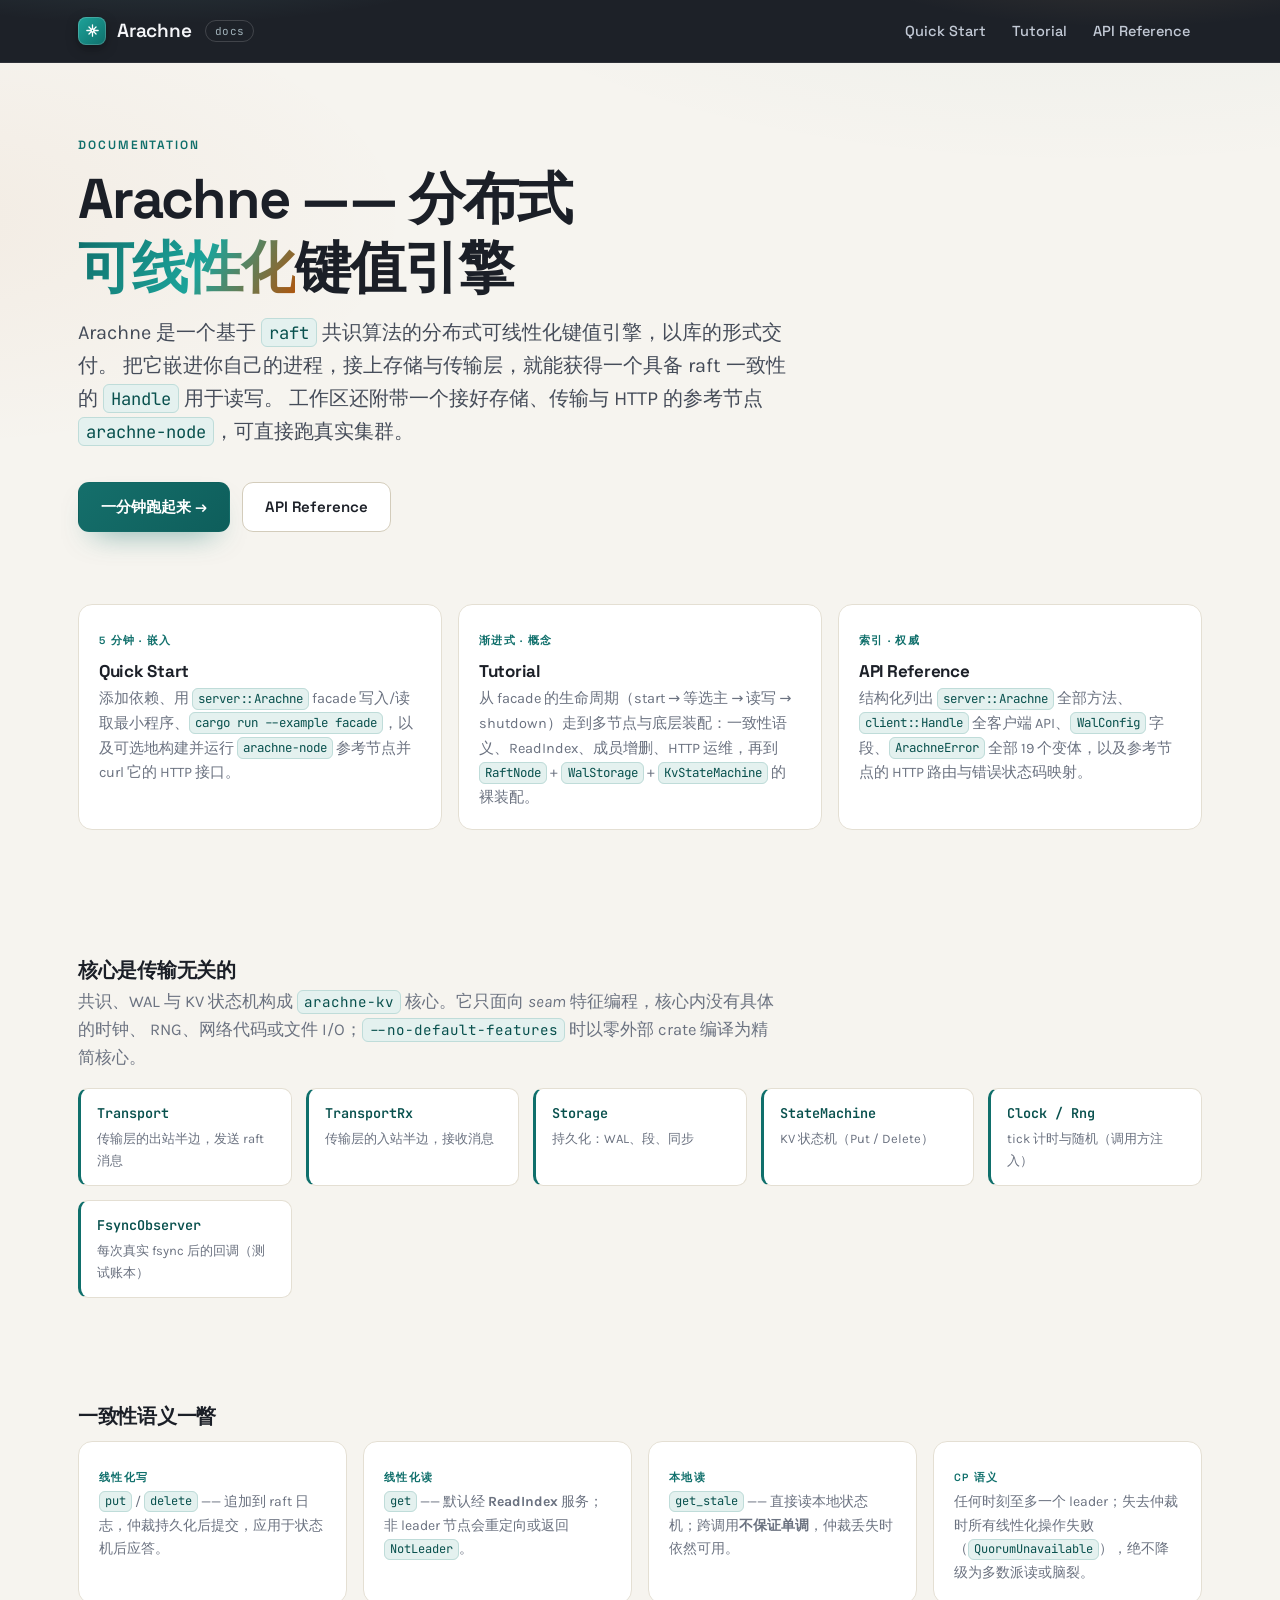
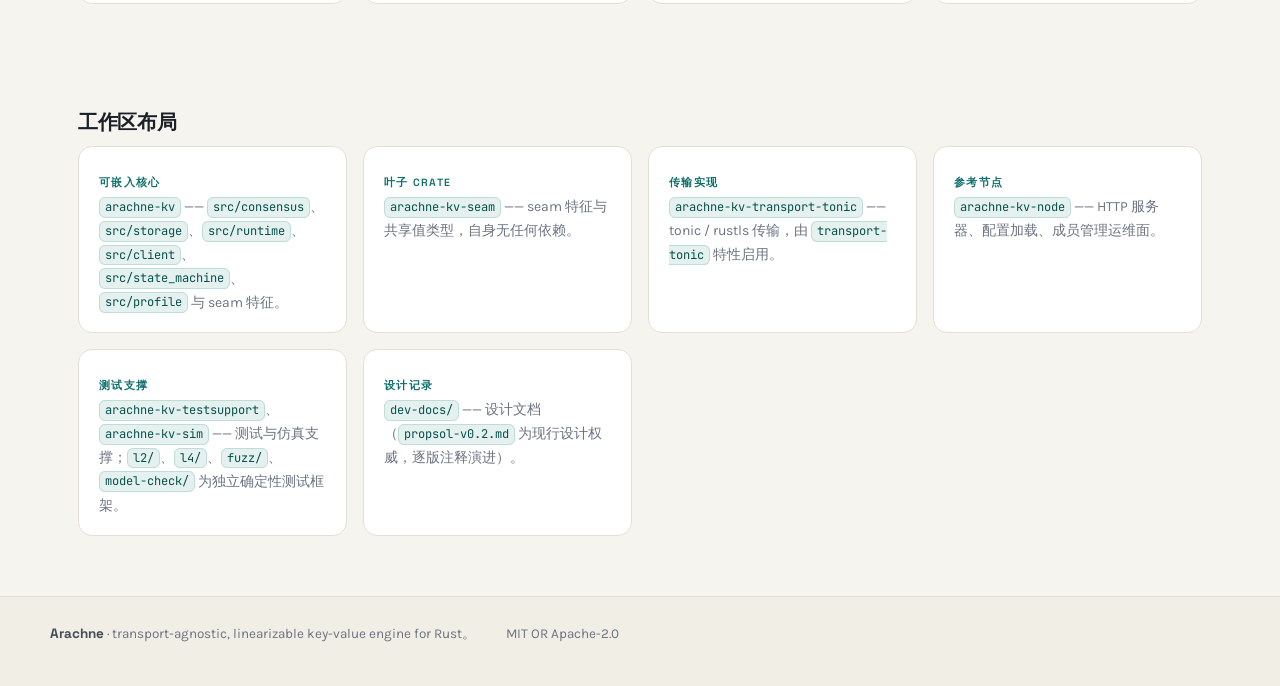
<file: docs/index.html>
<!DOCTYPE html>
<html lang="zh-CN">
<head>
<meta charset="utf-8">
<meta name="viewport" content="width=device-width, initial-scale=1">
<meta name="description" content="Arachne — transport-agnostic, linearizable key-value engine for Rust programs. 文档站：Quick Start、Tutorial、API Reference。">
<title>Arachne · 文档</title>
<link rel="preconnect" href="https://fonts.googleapis.com">
<link rel="preconnect" href="https://fonts.gstatic.com" crossorigin>
<link href="https://fonts.googleapis.com/css2?family=Space+Grotesk:wght@400;500;600;700&family=Karla:ital,wght@0,400;0,500;0,600;0,700;1,400&family=JetBrains+Mono:wght@400;500;600&display=swap" rel="stylesheet">
<link rel="stylesheet" href="assets/style.css">
<script src="assets/site.js" defer></script>
<noscript><style>.sidebar{display:none}.code-copy{display:none}</style></noscript>
</head>
<body data-page="index">

<header class="site-header">
  <div class="header-inner">
    <a class="brand" href="index.html">
      <span class="brand-mark" aria-hidden="true">
        <svg viewBox="0 0 24 24" fill="none" stroke-width="1.8" stroke-linecap="round" stroke-linejoin="round">
          <circle cx="12" cy="12" r="2.2"/>
          <path d="M12 9.8V4M12 14.2V20M9.8 12H4M14.2 12H20M7 7l3.7 3.7M17 17l-3.7-3.7M17 7l-3.7 3.7M7 17l3.7-3.7"/>
        </svg>
      </span>
      Arachne <span class="version-tag">docs</span>
    </a>
    <nav class="nav-links" aria-label="主导航">
      <a data-nav="quick-start" href="quick-start.html"><span>Quick&nbsp;Start</span></a>
      <a data-nav="tutorial" href="tutorial.html"><span>Tutorial</span></a>
      <a data-nav="api-reference" href="api-reference.html"><span>API&nbsp;Reference</span></a>
    </nav>
  </div>
</header>

<main class="animate">
  <section class="hero">
    <p class="page-kicker">Documentation</p>
    <h1>Arachne —— 分布式<br><span class="accent-word">可线性化</span>键值引擎</h1>
    <p class="lede">
      Arachne 是一个基于 <code>raft</code> 共识算法的分布式可线性化键值引擎，以库的形式交付。
      把它嵌进你自己的进程，接上存储与传输层，就能获得一个具备 raft 一致性的 <code>Handle</code> 用于读写。
      工作区还附带一个接好存储、传输与 HTTP 的参考节点 <code>arachne-node</code>，可直接跑真实集群。
    </p>
    <div class="hero-actions">
      <a class="btn btn-primary" href="quick-start.html">一分钟跑起来 →</a>
      <a class="btn btn-ghost" href="api-reference.html">API Reference</a>
    </div>
  </section>

  <section class="trait-strip">
    <div class="card-grid">
      <a class="card card-link" href="quick-start.html">
        <span class="card-tag">5 分钟 · 嵌入</span>
        <h3>Quick Start</h3>
        <p>添加依赖、用 <code>server::Arachne</code> facade 写入/读取最小程序、<code>cargo run --example facade</code>，以及可选地构建并运行 <code>arachne-node</code> 参考节点并 curl 它的 HTTP 接口。</p>
      </a>
      <a class="card card-link" href="tutorial.html">
        <span class="card-tag">渐进式 · 概念</span>
        <h3>Tutorial</h3>
        <p>从 facade 的生命周期（start → 等选主 → 读写 → shutdown）走到多节点与底层装配：一致性语义、ReadIndex、成员增删、HTTP 运维，再到 <code>RaftNode</code> + <code>WalStorage</code> + <code>KvStateMachine</code> 的裸装配。</p>
      </a>
      <a class="card card-link" href="api-reference.html">
        <span class="card-tag">索引 · 权威</span>
        <h3>API Reference</h3>
        <p>结构化列出 <code>server::Arachne</code> 全部方法、<code>client::Handle</code> 全客户端 API、<code>WalConfig</code> 字段、<code>ArachneError</code> 全部 19 个变体，以及参考节点的 HTTP 路由与错误状态码映射。</p>
      </a>
    </div>
  </section>

  <section class="trait-strip">
    <h3 style="font-family:var(--font-display);font-size:20px;margin:0 0 6px;">核心是传输无关的</h3>
    <p style="color:var(--muted);margin:0 0 16px;max-width:70ch;">
      共识、WAL 与 KV 状态机构成 <code>arachne-kv</code> 核心。它只面向 <em>seam</em> 特征编程，核心内没有具体的时钟、
      RNG、网络代码或文件 I/O；<code>--no-default-features</code> 时以零外部 crate 编译为精简核心。
    </p>
    <div class="trait-grid">
      <div class="trait"><div class="trait-name">Transport</div><div class="trait-desc">传输层的出站半边，发送 raft 消息</div></div>
      <div class="trait"><div class="trait-name">TransportRx</div><div class="trait-desc">传输层的入站半边，接收消息</div></div>
      <div class="trait"><div class="trait-name">Storage</div><div class="trait-desc">持久化：WAL、段、同步</div></div>
      <div class="trait"><div class="trait-name">StateMachine</div><div class="trait-desc">KV 状态机（Put / Delete）</div></div>
      <div class="trait"><div class="trait-name">Clock / Rng</div><div class="trait-desc">tick 计时与随机（调用方注入）</div></div>
      <div class="trait"><div class="trait-name">FsyncObserver</div><div class="trait-desc">每次真实 fsync 后的回调（测试账本）</div></div>
    </div>
  </section>

  <section class="trait-strip">
    <h3 style="font-family:var(--font-display);font-size:20px;margin:0 0 6px;">一致性语义一瞥</h3>
    <div class="fact-grid">
      <div class="card">
        <span class="card-tag">线性化写</span>
        <p><code>put</code> / <code>delete</code> —— 追加到 raft 日志，仲裁持久化后提交，应用于状态机后应答。</p>
      </div>
      <div class="card">
        <span class="card-tag">线性化读</span>
        <p><code>get</code> —— 默认经 <strong>ReadIndex</strong> 服务；非 leader 节点会重定向或返回 <code>NotLeader</code>。</p>
      </div>
      <div class="card">
        <span class="card-tag">本地读</span>
        <p><code>get_stale</code> —— 直接读本地状态机；跨调用<strong>不保证单调</strong>，仲裁丢失时依然可用。</p>
      </div>
      <div class="card">
        <span class="card-tag">CP 语义</span>
        <p>任何时刻至多一个 leader；失去仲裁时所有线性化操作失败（<code>QuorumUnavailable</code>），绝不降级为多数派读或脑裂。</p>
      </div>
    </div>
  </section>

  <section class="trait-strip">
    <h3 style="font-family:var(--font-display);font-size:20px;margin:0 0 6px;">工作区布局</h3>
    <div class="fact-grid">
      <div class="card">
        <span class="card-tag">可嵌入核心</span>
        <p><code>arachne-kv</code> —— <code>src/consensus</code>、<code>src/storage</code>、<code>src/runtime</code>、<code>src/client</code>、<code>src/state_machine</code>、<code>src/profile</code> 与 seam 特征。</p>
      </div>
      <div class="card">
        <span class="card-tag">叶子 crate</span>
        <p><code>arachne-kv-seam</code> —— seam 特征与共享值类型，自身无任何依赖。</p>
      </div>
      <div class="card">
        <span class="card-tag">传输实现</span>
        <p><code>arachne-kv-transport-tonic</code> —— tonic / rustls 传输，由 <code>transport-tonic</code> 特性启用。</p>
      </div>
      <div class="card">
        <span class="card-tag">参考节点</span>
        <p><code>arachne-kv-node</code> —— HTTP 服务器、配置加载、成员管理运维面。</p>
      </div>
      <div class="card">
        <span class="card-tag">测试支撑</span>
        <p><code>arachne-kv-testsupport</code>、<code>arachne-kv-sim</code> —— 测试与仿真支撑；<code>l2/</code>、<code>l4/</code>、<code>fuzz/</code>、<code>model-check/</code> 为独立确定性测试框架。</p>
      </div>
      <div class="card">
        <span class="card-tag">设计记录</span>
        <p><code>dev-docs/</code> —— 设计文档（<code>propsol-v0.2.md</code> 为现行设计权威，逐版注释演进）。</p>
      </div>
    </div>
  </section>
</main>

<footer class="site-footer">
  <div class="footer-inner">
    <span><strong>Arachne</strong> · transport-agnostic, linearizable key-value engine for Rust。</span>
    <span>MIT OR Apache-2.0</span>
  </div>
</footer>

</body>
</html>
</file>
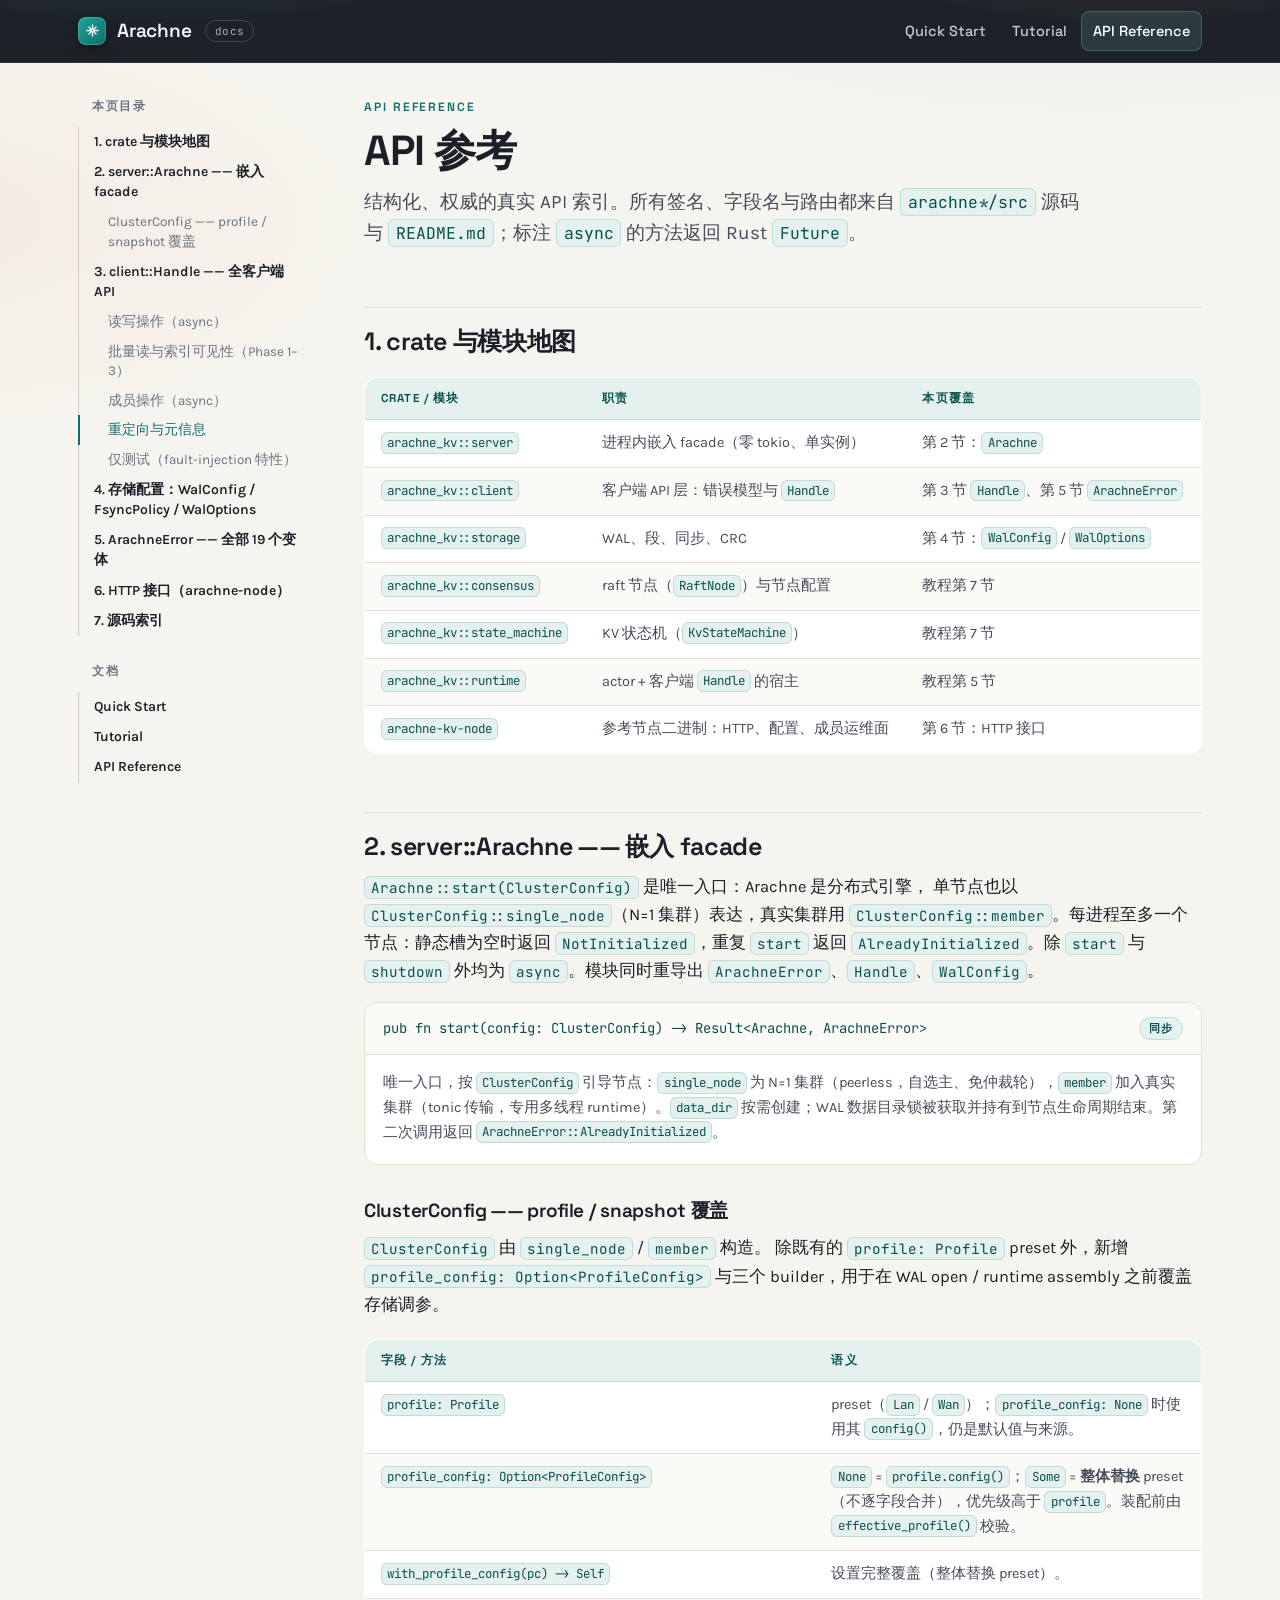
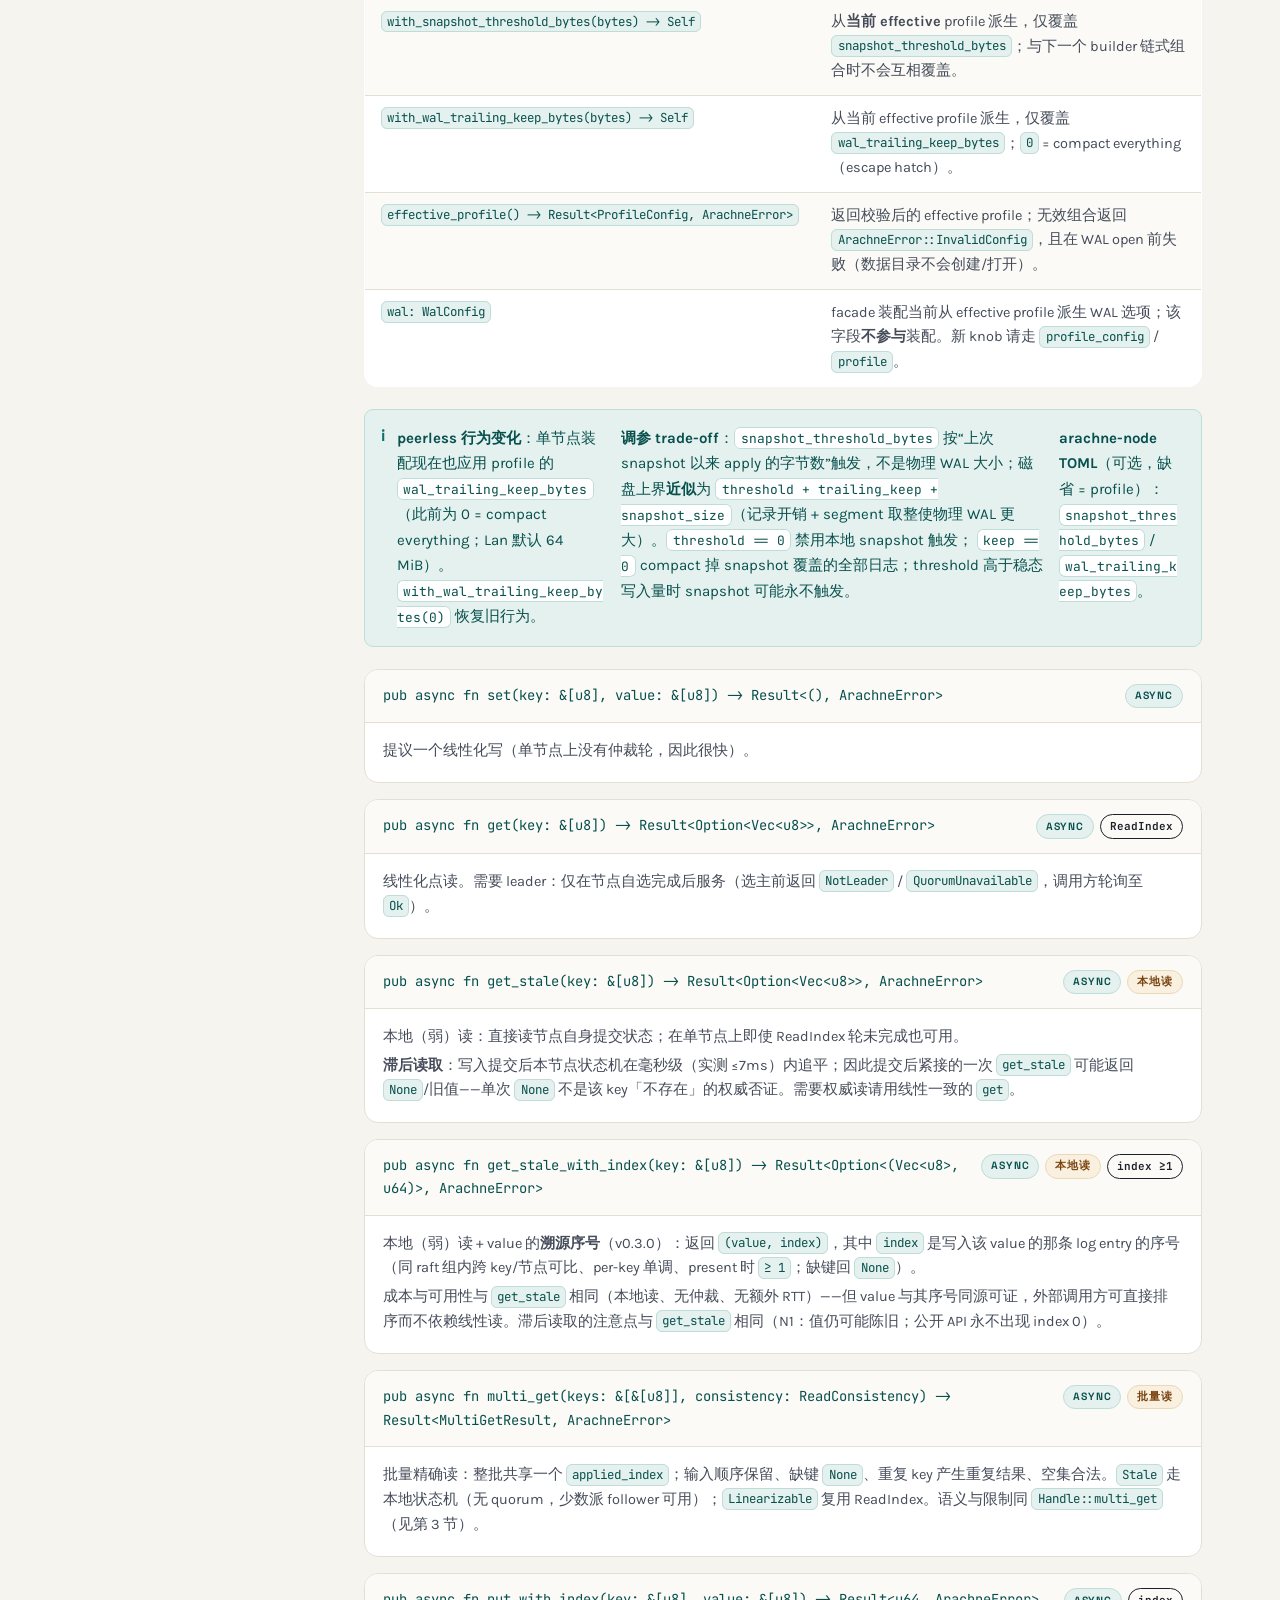
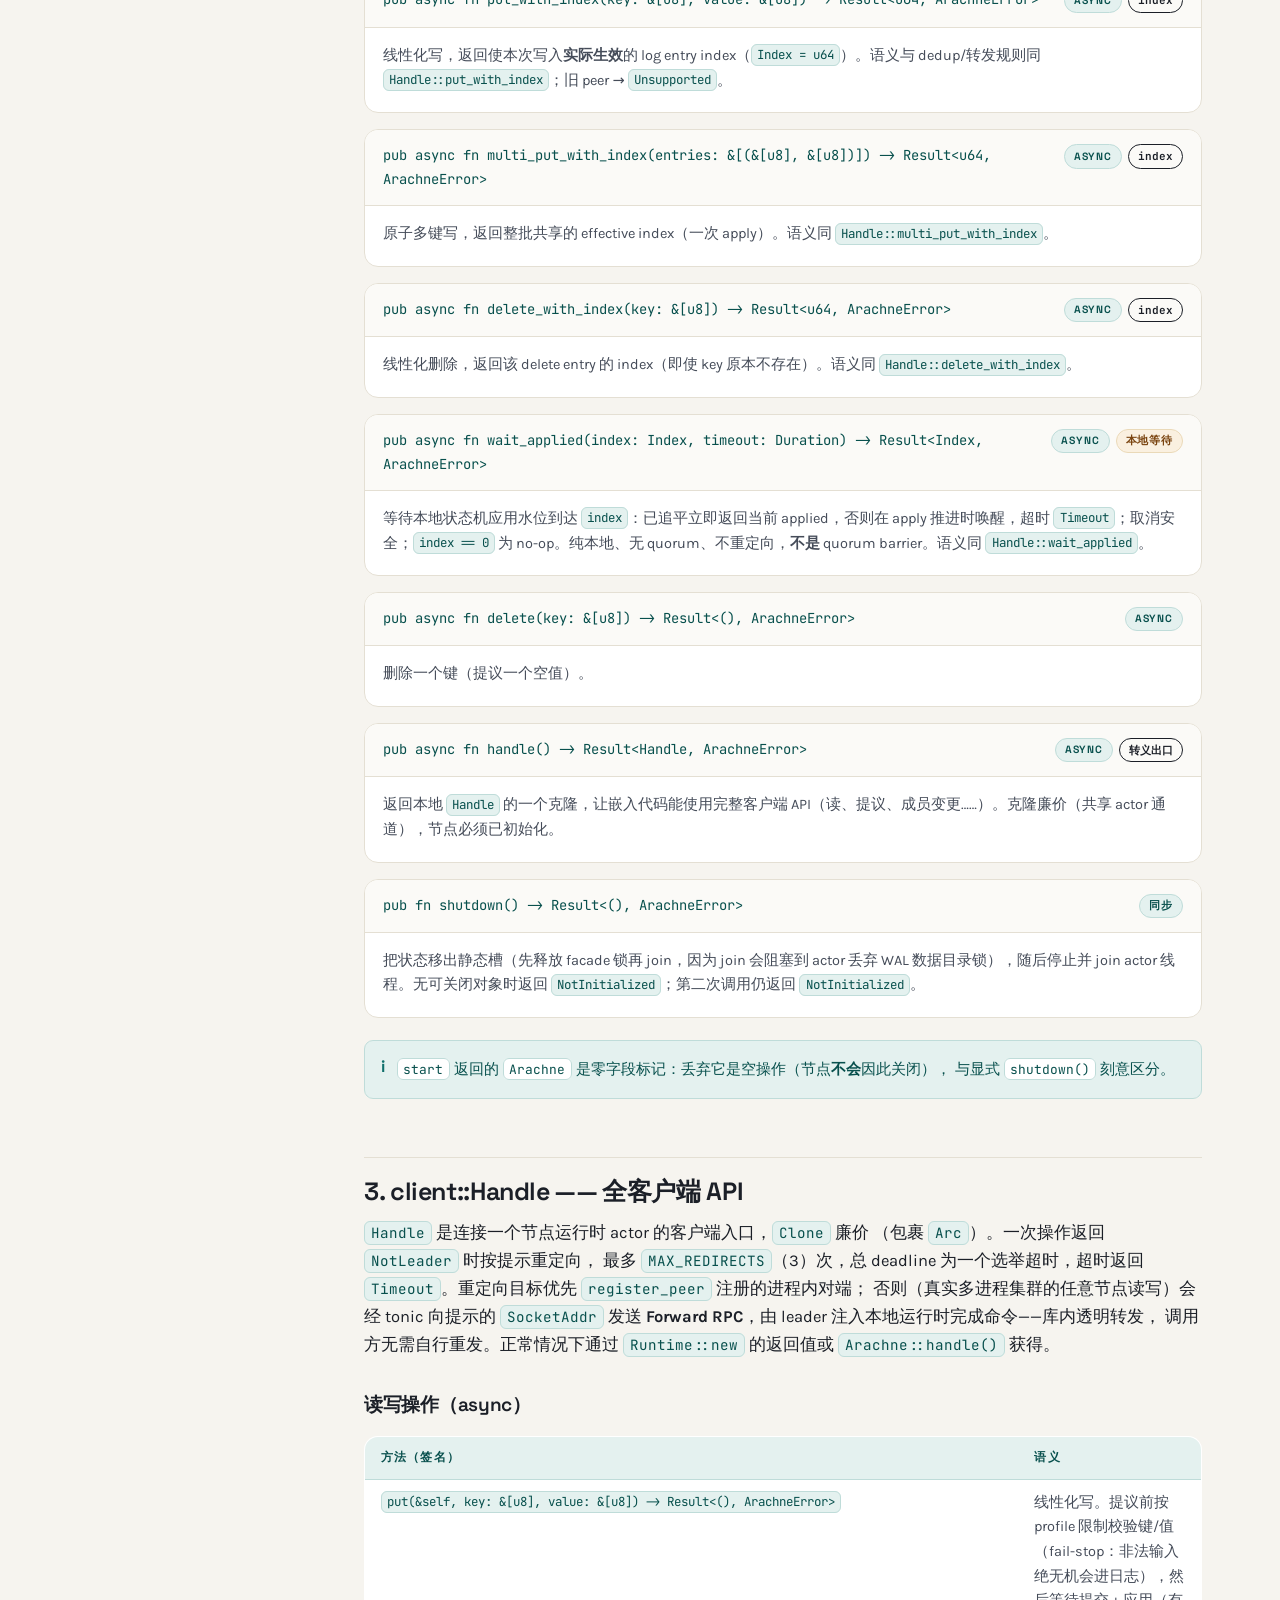
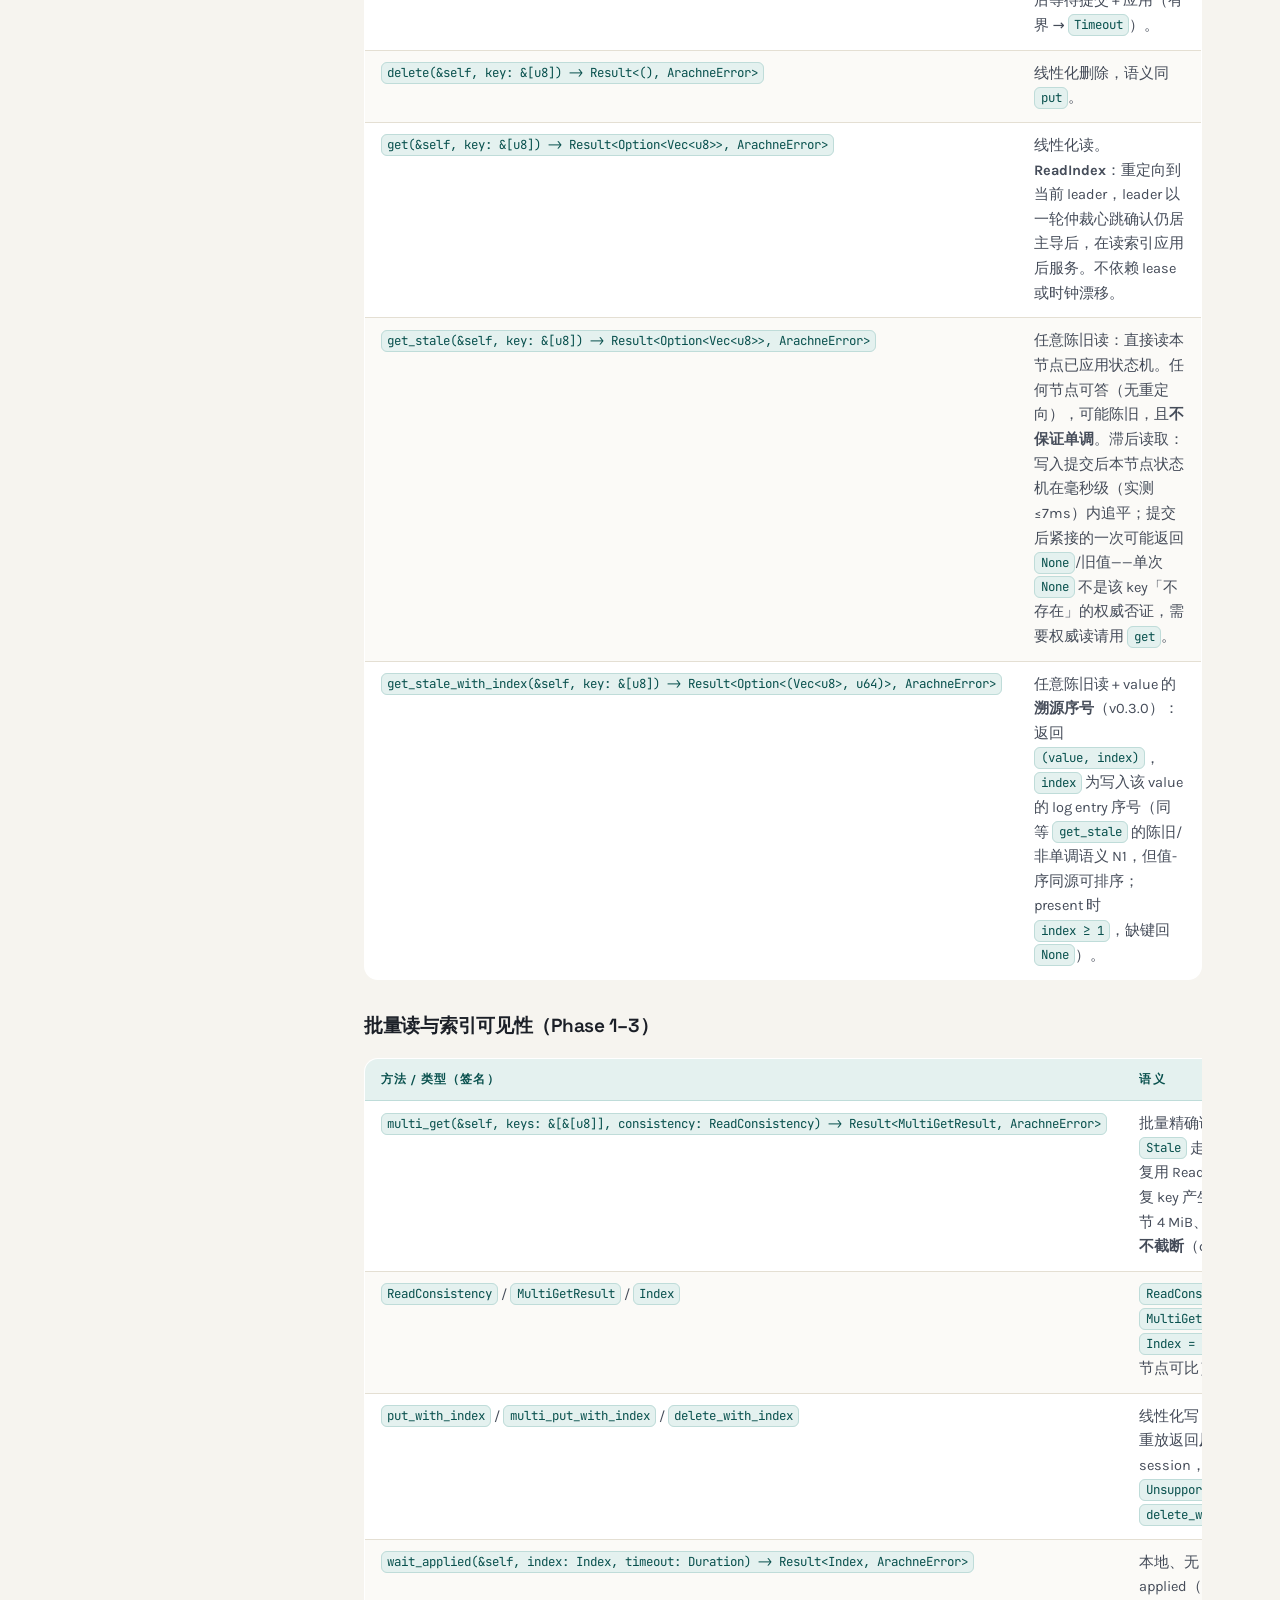
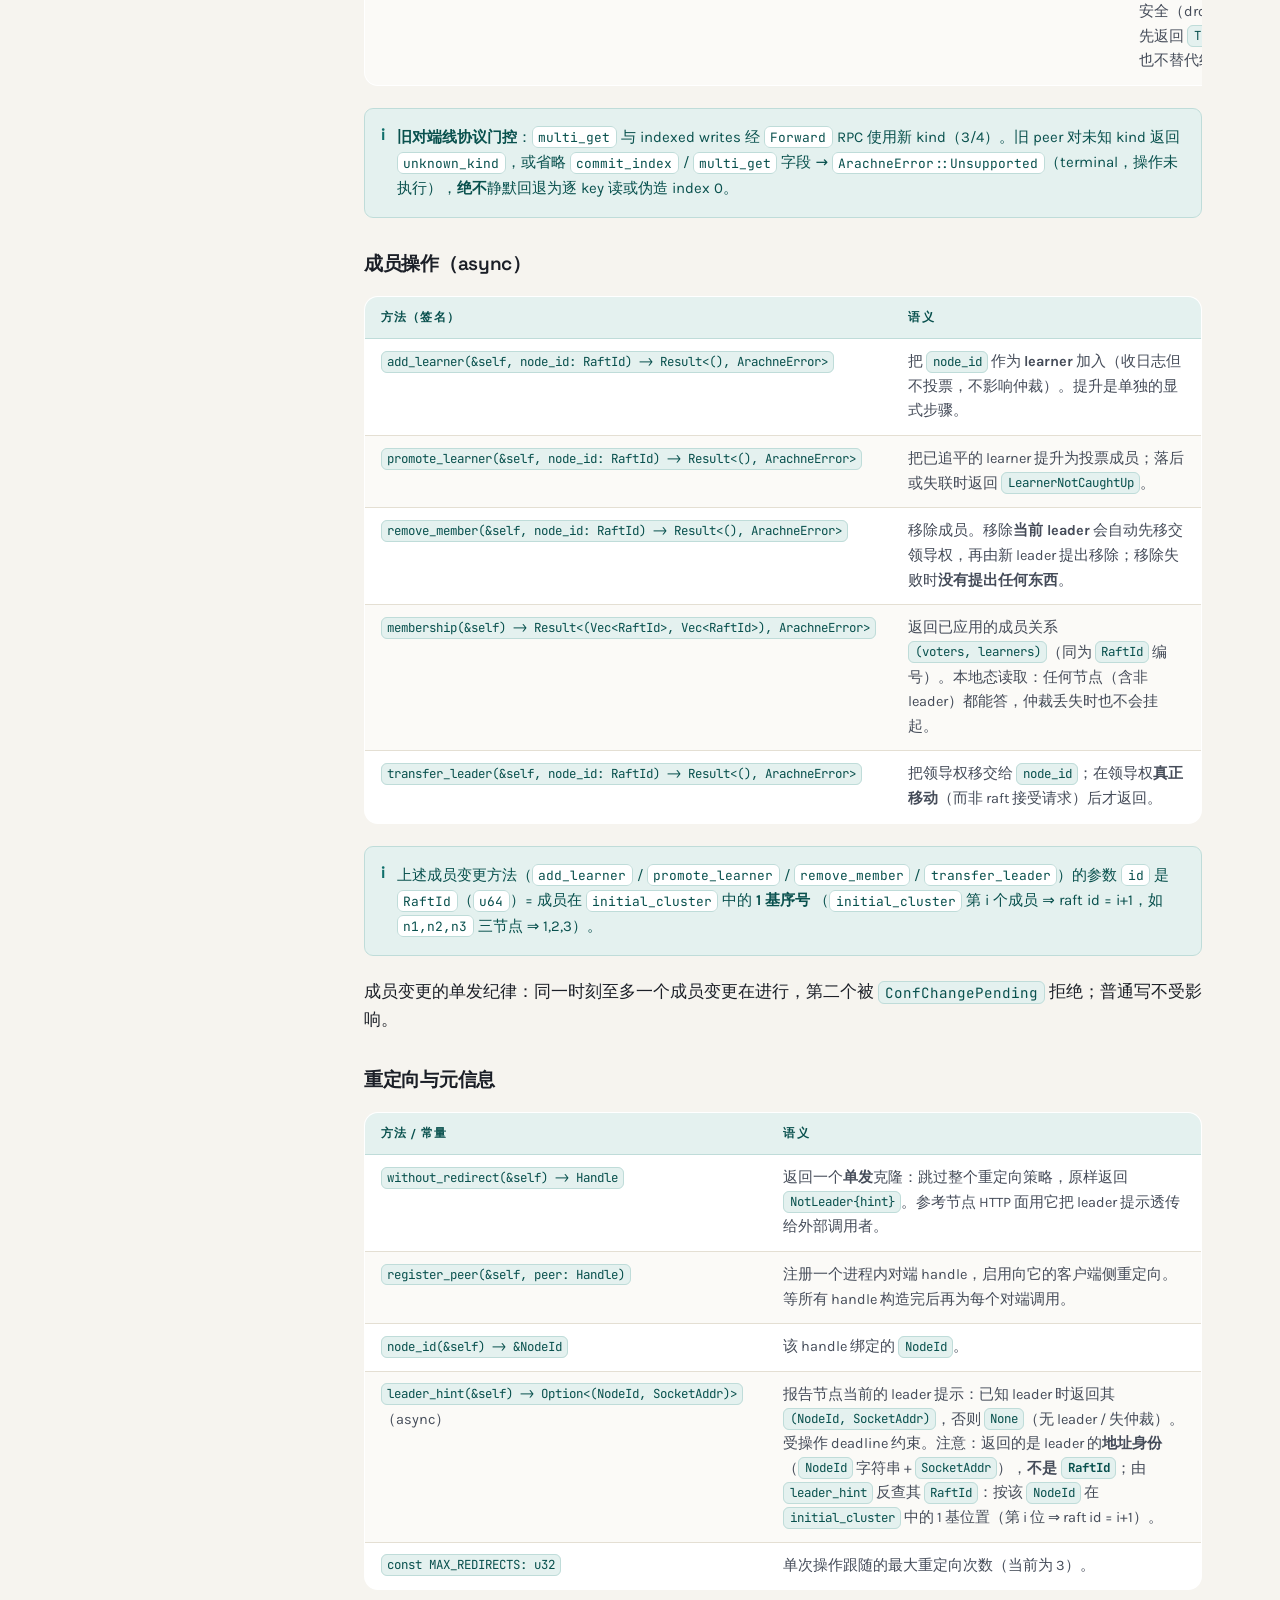
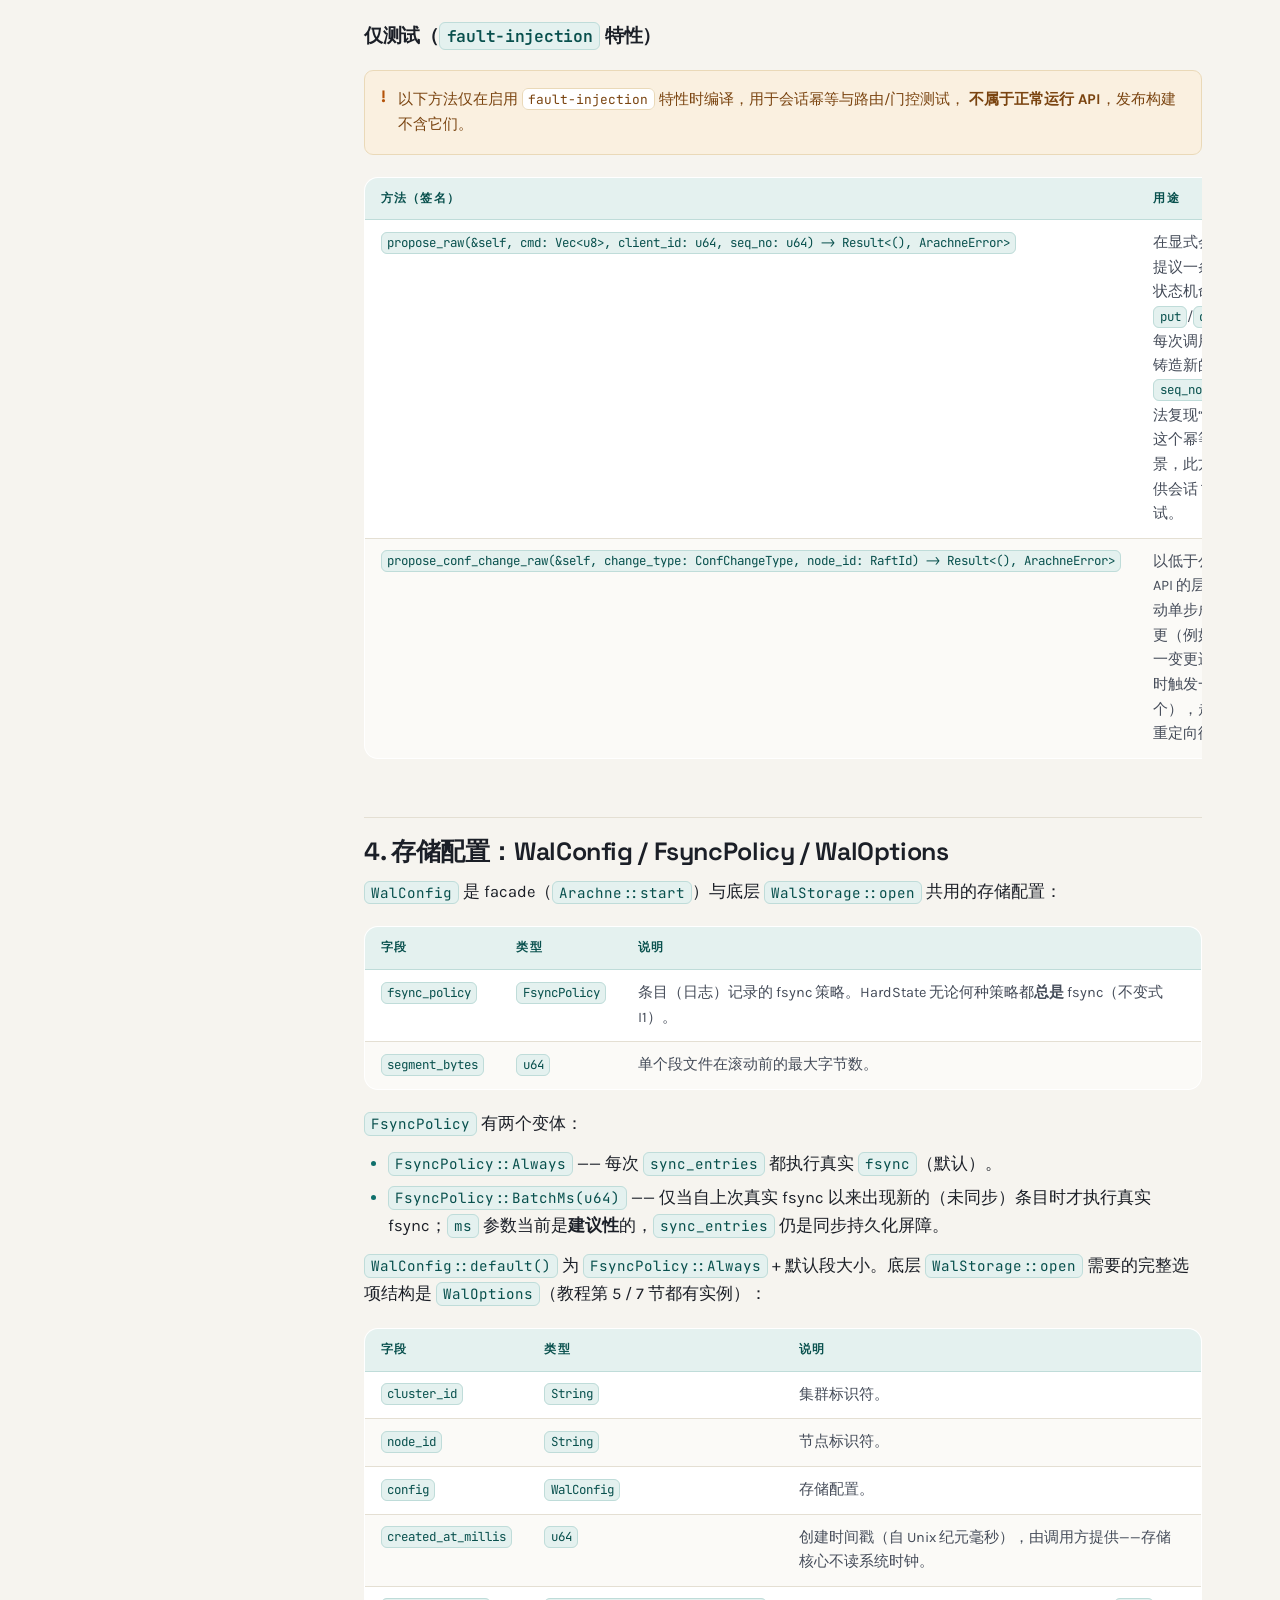
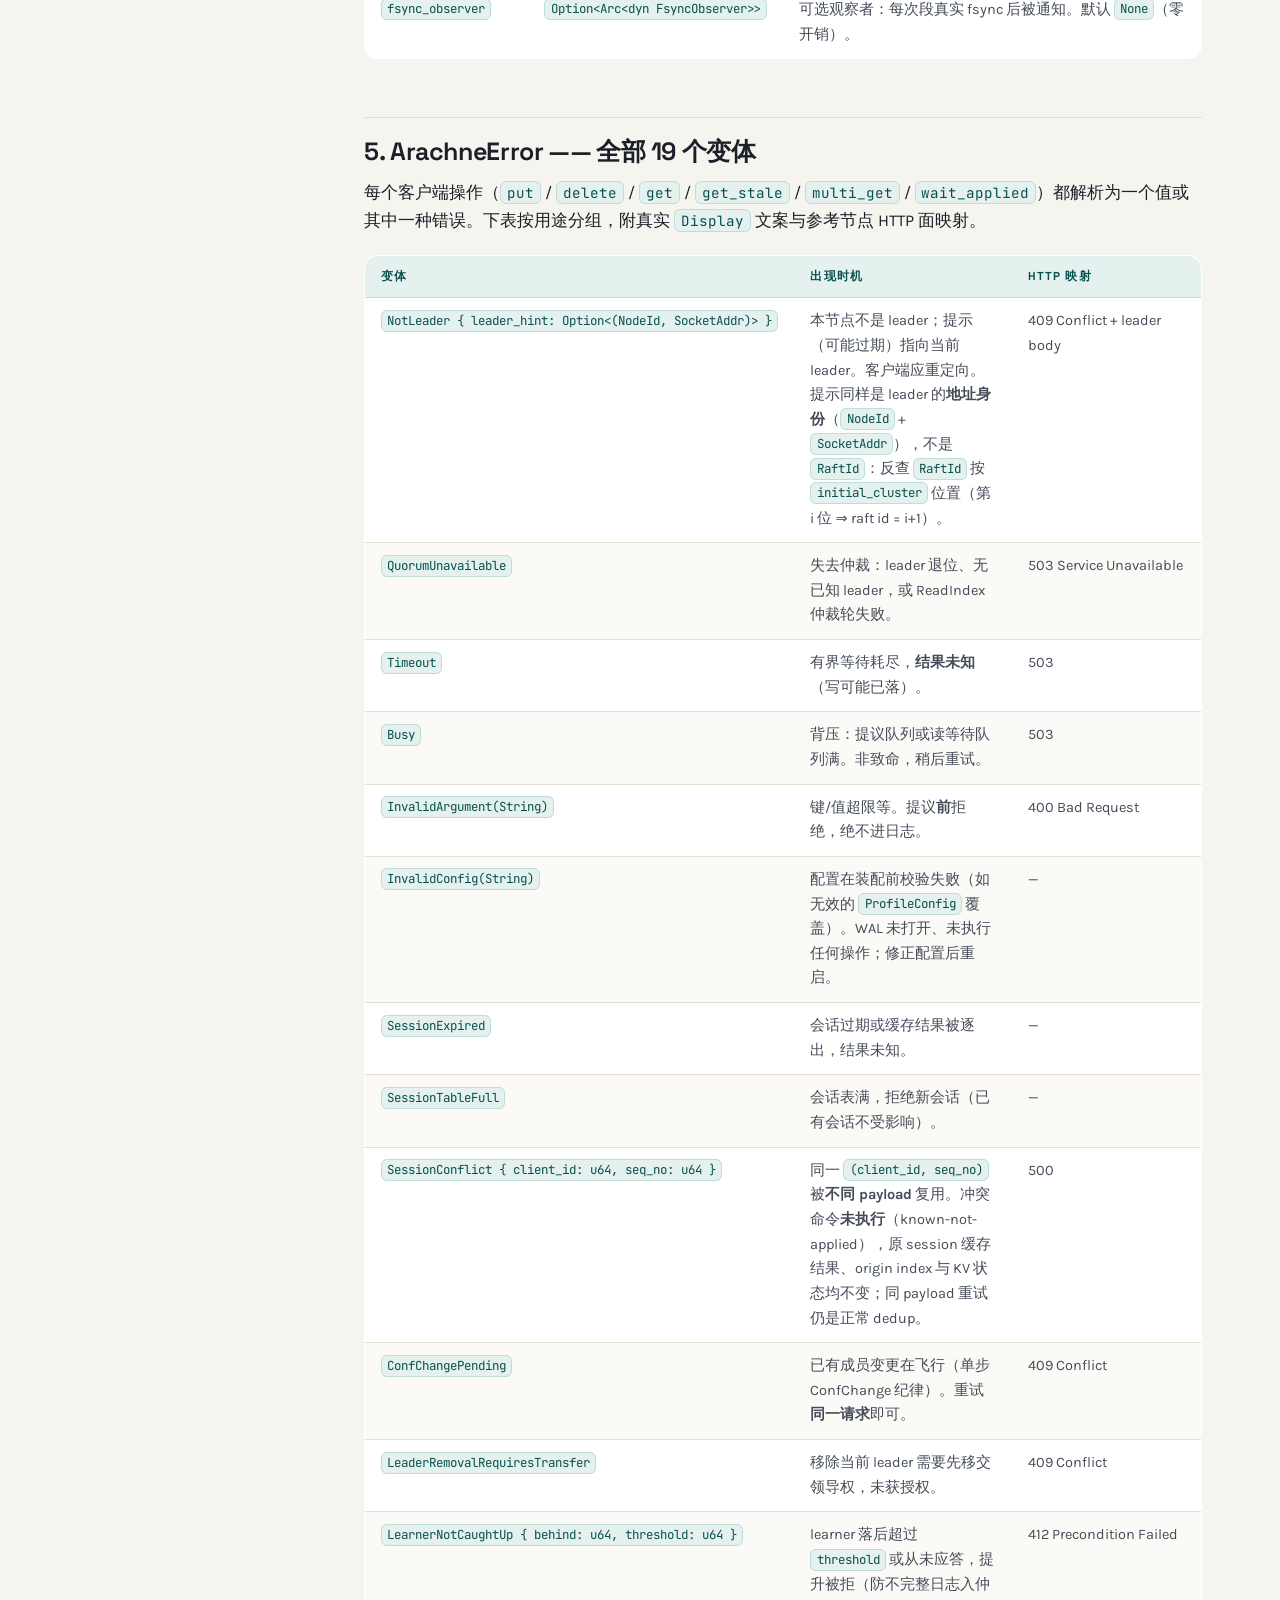
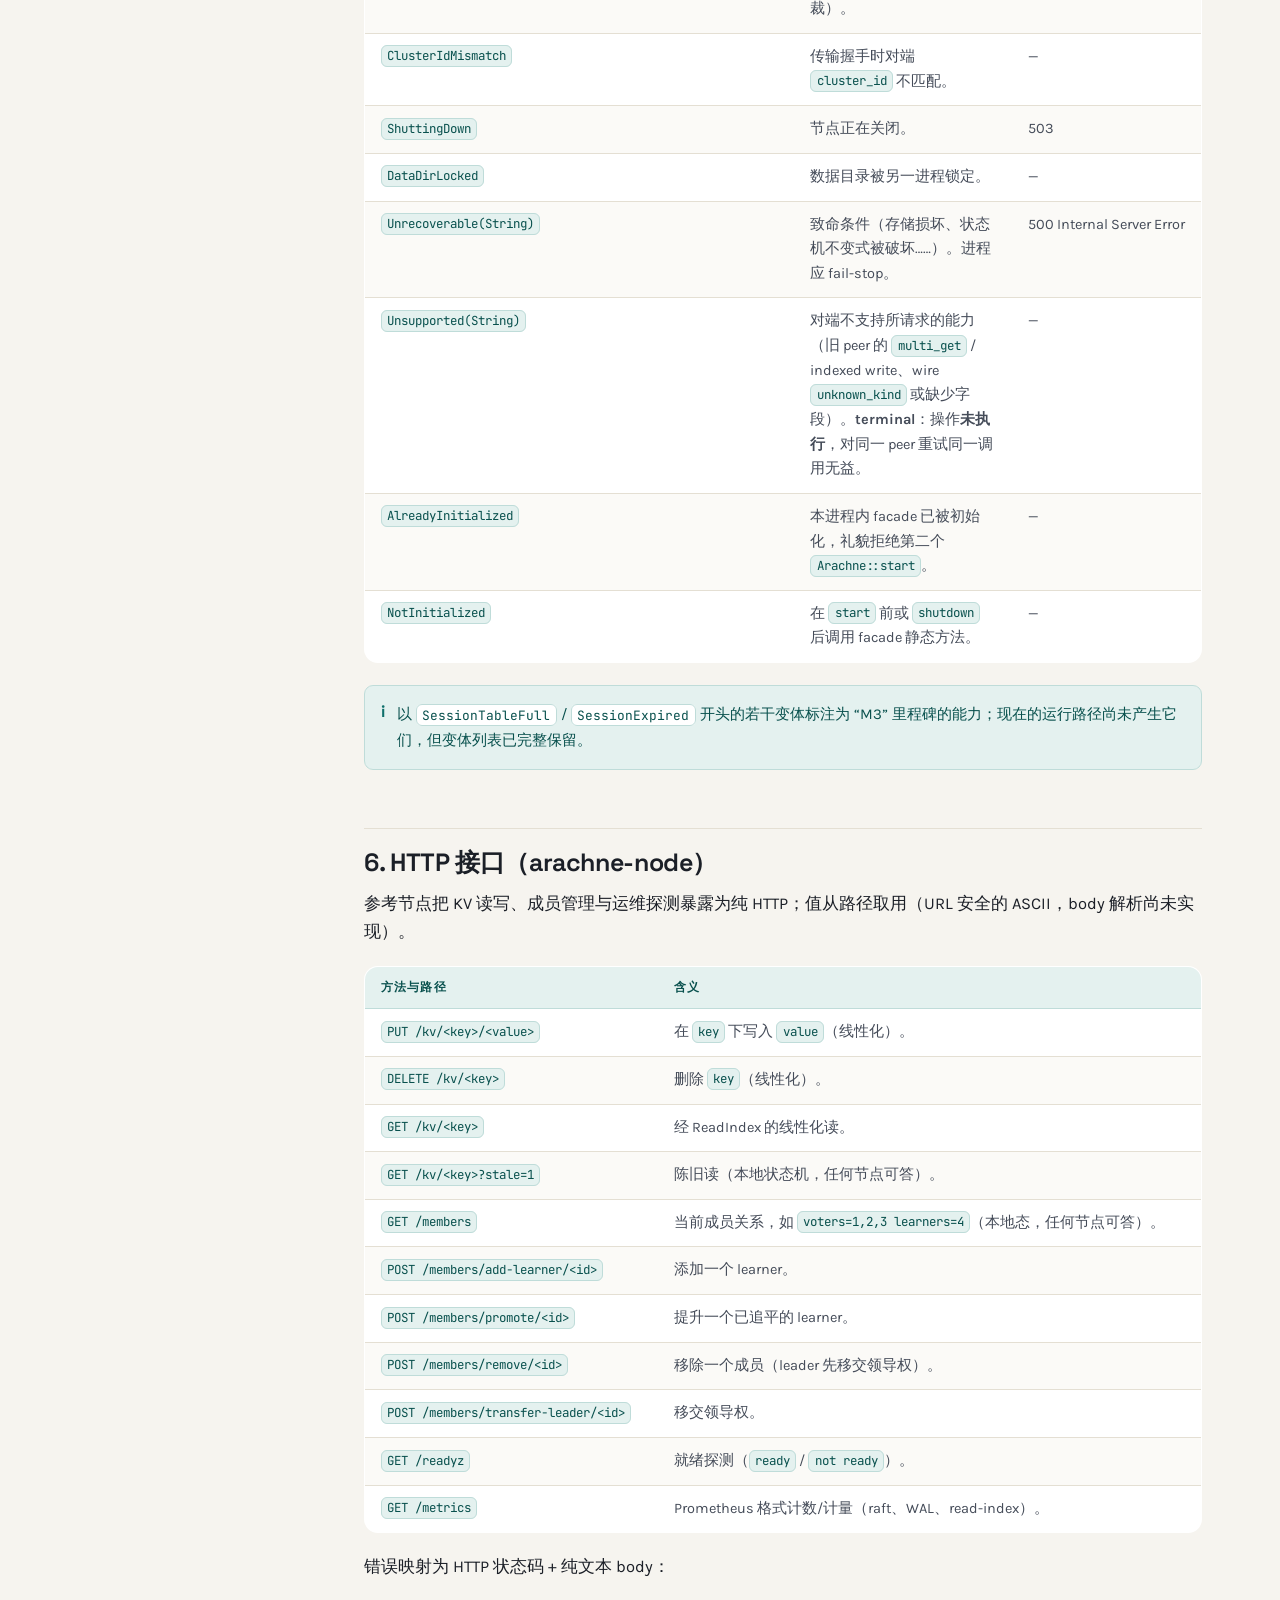
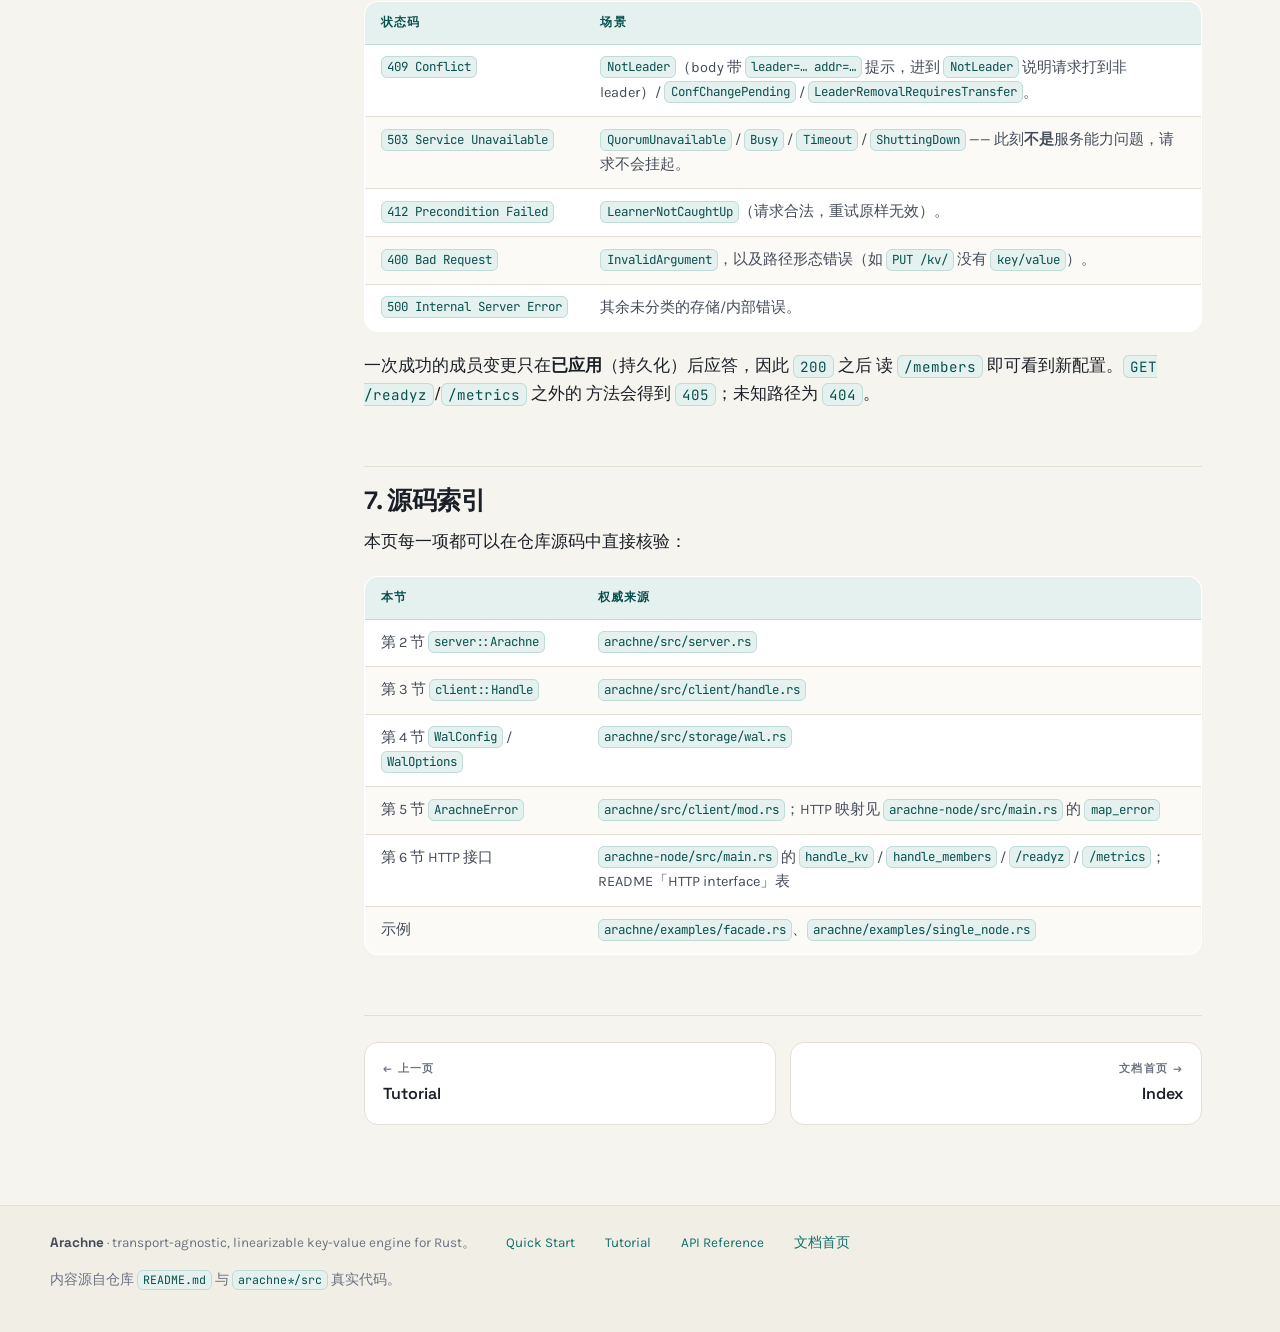
<file: docs/api-reference.html>
<!DOCTYPE html>
<html lang="zh-CN">
<head>
<meta charset="utf-8">
<meta name="viewport" content="width=device-width, initial-scale=1">
<meta name="description" content="Arachne API Reference —— server::Arachne 全方法、client::Handle 全客户端 API、WalConfig、ArachneError 19 变体、HTTP 接口表。">
<title>API Reference · Arachne 文档</title>
<link rel="preconnect" href="https://fonts.googleapis.com">
<link rel="preconnect" href="https://fonts.gstatic.com" crossorigin>
<link href="https://fonts.googleapis.com/css2?family=Space+Grotesk:wght@400;500;600;700&family=Karla:ital,wght@0,400;0,500;0,600;0,700;1,400&family=JetBrains+Mono:wght@400;500;600&display=swap" rel="stylesheet">
<link rel="stylesheet" href="assets/style.css">
<script src="assets/site.js" defer></script>
<noscript><style>.sidebar{display:none}.code-copy{display:none}</style></noscript>
</head>
<body data-page="api-reference">

<header class="site-header">
  <div class="header-inner">
    <a class="brand" href="index.html">
      <span class="brand-mark" aria-hidden="true">
        <svg viewBox="0 0 24 24" fill="none" stroke-width="1.8" stroke-linecap="round" stroke-linejoin="round">
          <circle cx="12" cy="12" r="2.2"/>
          <path d="M12 9.8V4M12 14.2V20M9.8 12H4M14.2 12H20M7 7l3.7 3.7M17 17l-3.7-3.7M17 7l-3.7 3.7M7 17l3.7-3.7"/>
        </svg>
      </span>
      Arachne <span class="version-tag">docs</span>
    </a>
    <nav class="nav-links" aria-label="主导航">
      <a data-nav="quick-start" href="quick-start.html"><span>Quick&nbsp;Start</span></a>
      <a data-nav="tutorial" href="tutorial.html"><span>Tutorial</span></a>
      <a data-nav="api-reference" href="api-reference.html"><span>API&nbsp;Reference</span></a>
    </nav>
  </div>
</header>

<button class="mobile-toc-toggle" id="toc-toggle" aria-expanded="false">显示本页目录</button>

<div class="doc-wrap">
  <aside class="sidebar" id="sidebar">
    <p class="sidebar-title">本页目录</p>
    <ul class="toc-list" id="toc-list"></ul>
    <p class="sidebar-title">文档</p>
    <ul class="toc-list">
      <li><a class="toc-link is-h2" href="quick-start.html">Quick Start</a></li>
      <li><a class="toc-link is-h2" href="tutorial.html">Tutorial</a></li>
      <li><a class="toc-link is-h2" href="api-reference.html">API Reference</a></li>
    </ul>
  </aside>

  <main class="content animate">
    <article>
      <p class="page-kicker">API Reference</p>
      <h1>API 参考</h1>
      <p class="lede">
        结构化、权威的真实 API 索引。所有签名、字段名与路由都来自 <code>arachne*/src</code>
        源码与 <code>README.md</code>；标注 <code>async</code> 的方法返回 Rust <code>Future</code>。
      </p>

      <h2>1. crate 与模块地图</h2>
      <div class="table-wrap">
        <table class="doc-table">
          <thead>
            <tr><th>crate / 模块</th><th>职责</th><th>本页覆盖</th></tr>
          </thead>
          <tbody>
            <tr><td><code>arachne_kv::server</code></td><td>进程内嵌入 facade（零 tokio、单实例）</td><td>第 2 节：<code>Arachne</code></td></tr>
            <tr><td><code>arachne_kv::client</code></td><td>客户端 API 层：错误模型与 <code>Handle</code></td><td>第 3 节 <code>Handle</code>、第 5 节 <code>ArachneError</code></td></tr>
            <tr><td><code>arachne_kv::storage</code></td><td>WAL、段、同步、CRC</td><td>第 4 节：<code>WalConfig</code> / <code>WalOptions</code></td></tr>
            <tr><td><code>arachne_kv::consensus</code></td><td>raft 节点（<code>RaftNode</code>）与节点配置</td><td>教程第 7 节</td></tr>
            <tr><td><code>arachne_kv::state_machine</code></td><td>KV 状态机（<code>KvStateMachine</code>）</td><td>教程第 7 节</td></tr>
            <tr><td><code>arachne_kv::runtime</code></td><td>actor + 客户端 <code>Handle</code> 的宿主</td><td>教程第 5 节</td></tr>
            <tr><td><code>arachne-kv-node</code></td><td>参考节点二进制：HTTP、配置、成员运维面</td><td>第 6 节：HTTP 接口</td></tr>
          </tbody>
        </table>
      </div>

      <h2>2. server::Arachne —— 嵌入 facade</h2>
      <p>
        <code>Arachne::start(ClusterConfig)</code> 是唯一入口：Arachne 是分布式引擎，
        单节点也以 <code>ClusterConfig::single_node</code>（N=1 集群）表达，真实集群用
        <code>ClusterConfig::member</code>。每进程至多一个节点：静态槽为空时返回
        <code>NotInitialized</code>，重复 <code>start</code> 返回
        <code>AlreadyInitialized</code>。除 <code>start</code> 与
        <code>shutdown</code> 外均为 <code>async</code>。模块同时重导出
        <code>ArachneError</code>、<code>Handle</code>、<code>WalConfig</code>。
      </p>

      <div class="api-method">
        <div class="sig">
          <code>pub fn start(config: ClusterConfig) -&gt; Result&lt;Arachne, ArachneError&gt;</code>
          <span class="badges"><span class="badge badge-teal">同步</span></span>
        </div>
        <div class="desc">
          <p>唯一入口，按 <code>ClusterConfig</code> 引导节点：<code>single_node</code> 为 N=1 集群（peerless，自选主、免仲裁轮），<code>member</code> 加入真实集群（tonic 传输，专用多线程 runtime）。<code>data_dir</code> 按需创建；WAL 数据目录锁被获取并持有到节点生命周期结束。第二次调用返回 <code>ArachneError::AlreadyInitialized</code>。</p>
        </div>
      </div>

      <h3>ClusterConfig —— profile / snapshot 覆盖</h3>
      <p>
        <code>ClusterConfig</code> 由 <code>single_node</code> / <code>member</code> 构造。
        除既有的 <code>profile: Profile</code> preset 外，新增
        <code>profile_config: Option&lt;ProfileConfig&gt;</code> 与三个 builder，用于在
        WAL open / runtime assembly 之前覆盖存储调参。
      </p>
      <div class="table-wrap">
        <table class="doc-table">
          <thead>
            <tr><th>字段 / 方法</th><th>语义</th></tr>
          </thead>
          <tbody>
            <tr><td><code>profile: Profile</code></td><td>preset（<code>Lan</code> / <code>Wan</code>）；<code>profile_config: None</code> 时使用其 <code>config()</code>，仍是默认值与来源。</td></tr>
            <tr><td><code>profile_config: Option&lt;ProfileConfig&gt;</code></td><td><code>None</code> = <code>profile.config()</code>；<code>Some</code> = <strong>整体替换</strong> preset（不逐字段合并），优先级高于 <code>profile</code>。装配前由 <code>effective_profile()</code> 校验。</td></tr>
            <tr><td><code>with_profile_config(pc) -&gt; Self</code></td><td>设置完整覆盖（整体替换 preset）。</td></tr>
            <tr><td><code>with_snapshot_threshold_bytes(bytes) -&gt; Self</code></td><td>从<strong>当前 effective</strong> profile 派生，仅覆盖 <code>snapshot_threshold_bytes</code>；与下一个 builder 链式组合时不会互相覆盖。</td></tr>
            <tr><td><code>with_wal_trailing_keep_bytes(bytes) -&gt; Self</code></td><td>从当前 effective profile 派生，仅覆盖 <code>wal_trailing_keep_bytes</code>；<code>0</code> = compact everything（escape hatch）。</td></tr>
            <tr><td><code>effective_profile() -&gt; Result&lt;ProfileConfig, ArachneError&gt;</code></td><td>返回校验后的 effective profile；无效组合返回 <code>ArachneError::InvalidConfig</code>，且在 WAL open 前失败（数据目录不会创建/打开）。</td></tr>
            <tr><td><code>wal: WalConfig</code></td><td>facade 装配当前从 effective profile 派生 WAL 选项；该字段<strong>不参与</strong>装配。新 knob 请走 <code>profile_config</code> / <code>profile</code>。</td></tr>
          </tbody>
        </table>
      </div>
      <div class="callout">
        <span class="callout-ico">i</span>
        <p>
          <strong>peerless 行为变化</strong>：单节点装配现在也应用 profile 的
          <code>wal_trailing_keep_bytes</code>（此前为 0 = compact everything；Lan 默认
          64 MiB）。<code>with_wal_trailing_keep_bytes(0)</code> 恢复旧行为。
        </p>
        <p>
          <strong>调参 trade-off</strong>：<code>snapshot_threshold_bytes</code> 按“上次
          snapshot 以来 apply 的字节数”触发，不是物理 WAL 大小；磁盘上界<strong>近似</strong>为
          <code>threshold + trailing_keep + snapshot_size</code>（记录开销 + segment 取整使物理
          WAL 更大）。<code>threshold == 0</code> 禁用本地 snapshot 触发；
          <code>keep == 0</code> compact 掉 snapshot 覆盖的全部日志；threshold 高于稳态写入量时
          snapshot 可能永不触发。
        </p>
        <p>
          <strong>arachne-node TOML</strong>（可选，缺省 = profile）：
          <code>snapshot_threshold_bytes</code> / <code>wal_trailing_keep_bytes</code>。
        </p>
      </div>

      <div class="api-method">
        <div class="sig">
          <code>pub async fn set(key: &amp;[u8], value: &amp;[u8]) -&gt; Result&lt;(), ArachneError&gt;</code>
          <span class="badges"><span class="badge badge-teal">async</span></span>
        </div>
        <div class="desc">
          <p>提议一个线性化写（单节点上没有仲裁轮，因此很快）。</p>
        </div>
      </div>

      <div class="api-method">
        <div class="sig">
          <code>pub async fn get(key: &amp;[u8]) -&gt; Result&lt;Option&lt;Vec&lt;u8&gt;&gt;, ArachneError&gt;</code>
          <span class="badges"><span class="badge badge-teal">async</span><span class="badge badge-mono">ReadIndex</span></span>
        </div>
        <div class="desc">
          <p>线性化点读。需要 leader：仅在节点自选完成后服务（选主前返回 <code>NotLeader</code> / <code>QuorumUnavailable</code>，调用方轮询至 <code>Ok</code>）。</p>
        </div>
      </div>

      <div class="api-method">
        <div class="sig">
          <code>pub async fn get_stale(key: &amp;[u8]) -&gt; Result&lt;Option&lt;Vec&lt;u8&gt;&gt;, ArachneError&gt;</code>
          <span class="badges"><span class="badge badge-teal">async</span><span class="badge badge-amber">本地读</span></span>
        </div>
        <div class="desc">
          <p>本地（弱）读：直接读节点自身提交状态；在单节点上即使 ReadIndex 轮未完成也可用。</p>
          <p><strong>滞后读取</strong>：写入提交后本节点状态机在毫秒级（实测 ≤7ms）内追平；因此提交后紧接的一次 <code>get_stale</code> 可能返回 <code>None</code>/旧值——单次 <code>None</code> 不是该 key「不存在」的权威否证。需要权威读请用线性一致的 <code>get</code>。</p>
        </div>
      </div>

      <div class="api-method">
        <div class="sig">
          <code>pub async fn get_stale_with_index(key: &amp;[u8]) -&gt; Result&lt;Option&lt;(Vec&lt;u8&gt;, u64)&gt;, ArachneError&gt;</code>
          <span class="badges"><span class="badge badge-teal">async</span><span class="badge badge-amber">本地读</span><span class="badge badge-mono">index ≥1</span></span>
        </div>
        <div class="desc">
          <p>本地（弱）读 + value 的<strong>溯源序号</strong>（v0.3.0）：返回 <code>(value, index)</code>，其中 <code>index</code> 是写入该 value 的那条 log entry 的序号（同 raft 组内跨 key/节点可比、per-key 单调、present 时 <code>≥ 1</code>；缺键回 <code>None</code>）。</p>
          <p>成本与可用性与 <code>get_stale</code> 相同（本地读、无仲裁、无额外 RTT）——但 value 与其序号同源可证，外部调用方可直接排序而不依赖线性读。滞后读取的注意点与 <code>get_stale</code> 相同（N1：值仍可能陈旧；公开 API 永不出现 index 0）。</p>
        </div>
      </div>

      <div class="api-method">
        <div class="sig">
          <code>pub async fn multi_get(keys: &amp;[&amp;[u8]], consistency: ReadConsistency) -&gt; Result&lt;MultiGetResult, ArachneError&gt;</code>
          <span class="badges"><span class="badge badge-teal">async</span><span class="badge badge-amber">批量读</span></span>
        </div>
        <div class="desc">
          <p>批量精确读：整批共享一个 <code>applied_index</code>；输入顺序保留、缺键 <code>None</code>、重复 key 产生重复结果、空集合法。<code>Stale</code> 走本地状态机（无 quorum，少数派 follower 可用）；<code>Linearizable</code> 复用 ReadIndex。语义与限制同 <code>Handle::multi_get</code>（见第 3 节）。</p>
        </div>
      </div>

      <div class="api-method">
        <div class="sig">
          <code>pub async fn put_with_index(key: &amp;[u8], value: &amp;[u8]) -&gt; Result&lt;u64, ArachneError&gt;</code>
          <span class="badges"><span class="badge badge-teal">async</span><span class="badge badge-mono">index</span></span>
        </div>
        <div class="desc">
          <p>线性化写，返回使本次写入<strong>实际生效</strong>的 log entry index（<code>Index = u64</code>）。语义与 dedup/转发规则同 <code>Handle::put_with_index</code>；旧 peer → <code>Unsupported</code>。</p>
        </div>
      </div>

      <div class="api-method">
        <div class="sig">
          <code>pub async fn multi_put_with_index(entries: &amp;[(&amp;[u8], &amp;[u8])]) -&gt; Result&lt;u64, ArachneError&gt;</code>
          <span class="badges"><span class="badge badge-teal">async</span><span class="badge badge-mono">index</span></span>
        </div>
        <div class="desc">
          <p>原子多键写，返回整批共享的 effective index（一次 apply）。语义同 <code>Handle::multi_put_with_index</code>。</p>
        </div>
      </div>

      <div class="api-method">
        <div class="sig">
          <code>pub async fn delete_with_index(key: &amp;[u8]) -&gt; Result&lt;u64, ArachneError&gt;</code>
          <span class="badges"><span class="badge badge-teal">async</span><span class="badge badge-mono">index</span></span>
        </div>
        <div class="desc">
          <p>线性化删除，返回该 delete entry 的 index（即使 key 原本不存在）。语义同 <code>Handle::delete_with_index</code>。</p>
        </div>
      </div>

      <div class="api-method">
        <div class="sig">
          <code>pub async fn wait_applied(index: Index, timeout: Duration) -&gt; Result&lt;Index, ArachneError&gt;</code>
          <span class="badges"><span class="badge badge-teal">async</span><span class="badge badge-amber">本地等待</span></span>
        </div>
        <div class="desc">
          <p>等待本地状态机应用水位到达 <code>index</code>：已追平立即返回当前 applied，否则在 apply 推进时唤醒，超时 <code>Timeout</code>；取消安全；<code>index == 0</code> 为 no-op。纯本地、无 quorum、不重定向，<strong>不是</strong> quorum barrier。语义同 <code>Handle::wait_applied</code>。</p>
        </div>
      </div>

      <div class="api-method">
        <div class="sig">
          <code>pub async fn delete(key: &amp;[u8]) -&gt; Result&lt;(), ArachneError&gt;</code>
          <span class="badges"><span class="badge badge-teal">async</span></span>
        </div>
        <div class="desc">
          <p>删除一个键（提议一个空值）。</p>
        </div>
      </div>

      <div class="api-method">
        <div class="sig">
          <code>pub async fn handle() -&gt; Result&lt;Handle, ArachneError&gt;</code>
          <span class="badges"><span class="badge badge-teal">async</span><span class="badge badge-mono">转义出口</span></span>
        </div>
        <div class="desc">
          <p>返回本地 <code>Handle</code> 的一个克隆，让嵌入代码能使用完整客户端 API（读、提议、成员变更……）。克隆廉价（共享 actor 通道），节点必须已初始化。</p>
        </div>
      </div>

      <div class="api-method">
        <div class="sig">
          <code>pub fn shutdown() -&gt; Result&lt;(), ArachneError&gt;</code>
          <span class="badges"><span class="badge badge-teal">同步</span></span>
        </div>
        <div class="desc">
          <p>把状态移出静态槽（先释放 facade 锁再 join，因为 join 会阻塞到 actor 丢弃 WAL 数据目录锁），随后停止并 join actor 线程。无可关闭对象时返回 <code>NotInitialized</code>；第二次调用仍返回 <code>NotInitialized</code>。</p>
        </div>
      </div>

      <div class="callout">
        <span class="callout-ico">i</span>
        <p>
          <code>start</code> 返回的 <code>Arachne</code> 是零字段标记：丢弃它是空操作（节点<strong>不会</strong>因此关闭），
          与显式 <code>shutdown()</code> 刻意区分。
        </p>
      </div>

      <h2>3. client::Handle —— 全客户端 API</h2>
      <p>
        <code>Handle</code> 是连接一个节点运行时 actor 的客户端入口，<code>Clone</code> 廉价
        （包裹 <code>Arc</code>）。一次操作返回 <code>NotLeader</code> 时按提示重定向，
        最多 <code>MAX_REDIRECTS</code>（3）次，总 deadline 为一个选举超时，超时返回
        <code>Timeout</code>。重定向目标优先 <code>register_peer</code> 注册的进程内对端；
        否则（真实多进程集群的任意节点读写）会经 tonic 向提示的 <code>SocketAddr</code>
        发送 <strong>Forward RPC</strong>，由 leader 注入本地运行时完成命令——库内透明转发，
        调用方无需自行重发。正常情况下通过 <code>Runtime::new</code> 的返回值或
        <code>Arachne::handle()</code> 获得。
      </p>

      <h3>读写操作（async）</h3>
      <div class="table-wrap">
        <table class="doc-table">
          <thead>
            <tr><th>方法（签名）</th><th>语义</th></tr>
          </thead>
          <tbody>
            <tr>
              <td><code>put(&amp;self, key: &amp;[u8], value: &amp;[u8]) -&gt; Result&lt;(), ArachneError&gt;</code></td>
              <td>线性化写。提议前按 profile 限制校验键/值（fail-stop：非法输入绝无机会进日志），然后等待提交 + 应用（有界 → <code>Timeout</code>）。</td>
            </tr>
            <tr>
              <td><code>delete(&amp;self, key: &amp;[u8]) -&gt; Result&lt;(), ArachneError&gt;</code></td>
              <td>线性化删除，语义同 <code>put</code>。</td>
            </tr>
            <tr>
              <td><code>get(&amp;self, key: &amp;[u8]) -&gt; Result&lt;Option&lt;Vec&lt;u8&gt;&gt;, ArachneError&gt;</code></td>
              <td>线性化读。<strong>ReadIndex</strong>：重定向到当前 leader，leader 以一轮仲裁心跳确认仍居主导后，在读索引应用后服务。不依赖 lease 或时钟漂移。</td>
            </tr>
            <tr>
              <td><code>get_stale(&amp;self, key: &amp;[u8]) -&gt; Result&lt;Option&lt;Vec&lt;u8&gt;&gt;, ArachneError&gt;</code></td>
              <td>任意陈旧读：直接读本节点已应用状态机。任何节点可答（无重定向），可能陈旧，且<strong>不保证单调</strong>。滞后读取：写入提交后本节点状态机在毫秒级（实测 ≤7ms）内追平；提交后紧接的一次可能返回 <code>None</code>/旧值——单次 <code>None</code> 不是该 key「不存在」的权威否证，需要权威读请用 <code>get</code>。</td>
            </tr>
            <tr>
              <td><code>get_stale_with_index(&amp;self, key: &amp;[u8]) -&gt; Result&lt;Option&lt;(Vec&lt;u8&gt;, u64)&gt;, ArachneError&gt;</code></td>
              <td>任意陈旧读 + value 的<strong>溯源序号</strong>（v0.3.0）：返回 <code>(value, index)</code>，<code>index</code> 为写入该 value 的 log entry 序号（同等 <code>get_stale</code> 的陈旧/非单调语义 N1，但值-序同源可排序；present 时 <code>index ≥ 1</code>，缺键回 <code>None</code>）。</td>
            </tr>
          </tbody>
        </table>
      </div>

      <h3>批量读与索引可见性（Phase 1–3）</h3>
      <div class="table-wrap">
        <table class="doc-table">
          <thead>
            <tr><th>方法 / 类型（签名）</th><th>语义</th></tr>
          </thead>
          <tbody>
            <tr>
              <td><code>multi_get(&amp;self, keys: &amp;[&amp;[u8]], consistency: ReadConsistency) -&gt; Result&lt;MultiGetResult, ArachneError&gt;</code></td>
              <td>批量精确读：整批共享<strong>一个</strong> <code>applied_index</code>（同一次读锁），无撕裂。<code>Stale</code> 走本地状态机（无 quorum，任意节点/少数派可用）；<code>Linearizable</code> 复用 ReadIndex（leader + quorum）。输入顺序严格保留；缺键 = <code>None</code>；重复 key 产生重复结果。<strong>限制</strong>：<code>MAX_MULTI_GET_ENTRIES = 4096</code>、请求 key 总字节 4 MiB、结果 value 总字节 4 MiB、in-flight 16 MiB（超限 → <code>Busy</code>）；超限<strong>不截断</strong>（count/key bytes/value bytes 三类可区分的 <code>InvalidArgument</code>）。</td>
            </tr>
            <tr>
              <td><code>ReadConsistency</code> / <code>MultiGetResult</code> / <code>Index</code></td>
              <td><code>ReadConsistency::{Stale, Linearizable}</code>；<code>MultiGetResult { values: Vec&lt;Option&lt;Vec&lt;u8&gt;&gt;&gt;, applied_index: Index }</code>；<code>Index = u64</code>（与 <code>get_stale_with_index</code> 的 value 溯源 index 同源、跨 key/节点可比）。均从 crate 根导出。</td>
            </tr>
            <tr>
              <td><code>put_with_index</code> / <code>multi_put_with_index</code> / <code>delete_with_index</code></td>
              <td>线性化写，返回使写入<strong>实际生效</strong>的 log entry index。同 <code>(client_id, seq_no)</code> 重放返回<strong>原始</strong> index（仅在 session TTL+grace 内保证；GC 后的重试是新 session，返回新 index）。follower 转发写入返回 <strong>leader</strong> 的 index；旧 peer → <code>Unsupported</code>。<code>multi_put_with_index</code> 整批共享一个 index；<code>delete_with_index</code> 即使 key 不存在也返回该 delete entry 的 index。</td>
            </tr>
            <tr>
              <td><code>wait_applied(&amp;self, index: Index, timeout: Duration) -&gt; Result&lt;Index, ArachneError&gt;</code></td>
              <td>本地、无 quorum、不重定向（少数派 follower 可用）；已追平立即返回当前 applied（可 ≥ index），否则在 apply 推进时唤醒，超时返回 <code>Timeout</code>；取消安全（drop future 后 waiter 被剪枝）；<code>index == 0</code> 为 no-op（零 timeout 优先返回 <code>Timeout</code>）。等待的是状态机 applied index，<strong>不是</strong> quorum barrier，也不替代线性读。</td>
            </tr>
          </tbody>
        </table>
      </div>
      <div class="callout">
        <span class="callout-ico">i</span>
        <p>
          <strong>旧对端线协议门控</strong>：<code>multi_get</code> 与 indexed writes 经 <code>Forward</code> RPC 使用新 kind（3/4）。旧 peer 对未知 kind 返回 <code>unknown_kind</code>，或省略 <code>commit_index</code> / <code>multi_get</code> 字段 → <code>ArachneError::Unsupported</code>（terminal，操作未执行），<strong>绝不</strong>静默回退为逐 key 读或伪造 index 0。
        </p>
      </div>

      <h3>成员操作（async）</h3>
      <div class="table-wrap">
        <table class="doc-table">
          <thead>
            <tr><th>方法（签名）</th><th>语义</th></tr>
          </thead>
          <tbody>
            <tr>
              <td><code>add_learner(&amp;self, node_id: RaftId) -&gt; Result&lt;(), ArachneError&gt;</code></td>
              <td>把 <code>node_id</code> 作为 <strong>learner</strong> 加入（收日志但不投票，不影响仲裁）。提升是单独的显式步骤。</td>
            </tr>
            <tr>
              <td><code>promote_learner(&amp;self, node_id: RaftId) -&gt; Result&lt;(), ArachneError&gt;</code></td>
              <td>把已追平的 learner 提升为投票成员；落后或失联时返回 <code>LearnerNotCaughtUp</code>。</td>
            </tr>
            <tr>
              <td><code>remove_member(&amp;self, node_id: RaftId) -&gt; Result&lt;(), ArachneError&gt;</code></td>
              <td>移除成员。移除<strong>当前 leader</strong> 会自动先移交领导权，再由新 leader 提出移除；移除失败时<strong>没有提出任何东西</strong>。</td>
            </tr>
            <tr>
              <td><code>membership(&amp;self) -&gt; Result&lt;(Vec&lt;RaftId&gt;, Vec&lt;RaftId&gt;), ArachneError&gt;</code></td>
              <td>返回已应用的成员关系 <code>(voters, learners)</code>（同为 <code>RaftId</code> 编号）。本地态读取：任何节点（含非 leader）都能答，仲裁丢失时也不会挂起。</td>
            </tr>
            <tr>
              <td><code>transfer_leader(&amp;self, node_id: RaftId) -&gt; Result&lt;(), ArachneError&gt;</code></td>
              <td>把领导权移交给 <code>node_id</code>；在领导权<strong>真正移动</strong>（而非 raft 接受请求）后才返回。</td>
            </tr>
          </tbody>
        </table>
      </div>

      <div class="callout">
        <span class="callout-ico">i</span>
        <p>
          上述成员变更方法（<code>add_learner</code> / <code>promote_learner</code> / <code>remove_member</code> / <code>transfer_leader</code>）的参数 <code>id</code> 是
          <code>RaftId</code>（<code>u64</code>）= 成员在 <code>initial_cluster</code> 中的 <strong>1 基序号</strong>
          （<code>initial_cluster</code> 第 i 个成员 ⇒ raft id = i+1，如 <code>n1,n2,n3</code> 三节点 ⇒ 1,2,3）。
        </p>
      </div>

      <p style="margin-top:14px;">成员变更的单发纪律：同一时刻至多一个成员变更在进行，第二个被 <code>ConfChangePending</code> 拒绝；普通写不受影响。</p>

      <h3>重定向与元信息</h3>
      <div class="table-wrap">
        <table class="doc-table">
          <thead>
            <tr><th>方法 / 常量</th><th>语义</th></tr>
          </thead>
          <tbody>
            <tr>
              <td><code>without_redirect(&amp;self) -&gt; Handle</code></td>
              <td>返回一个<strong>单发</strong>克隆：跳过整个重定向策略，原样返回 <code>NotLeader{hint}</code>。参考节点 HTTP 面用它把 leader 提示透传给外部调用者。</td>
            </tr>
            <tr>
              <td><code>register_peer(&amp;self, peer: Handle)</code></td>
              <td>注册一个进程内对端 handle，启用向它的客户端侧重定向。等所有 handle 构造完后再为每个对端调用。</td>
            </tr>
            <tr>
              <td><code>node_id(&amp;self) -&gt; &amp;NodeId</code></td>
              <td>该 handle 绑定的 <code>NodeId</code>。</td>
            </tr>
            <tr>
              <td><code>leader_hint(&amp;self) -&gt; Option&lt;(NodeId, SocketAddr)&gt;</code>（async）</td>
              <td>报告节点当前的 leader 提示：已知 leader 时返回其 <code>(NodeId, SocketAddr)</code>，否则 <code>None</code>（无 leader / 失仲裁）。受操作 deadline 约束。注意：返回的是 leader 的<strong>地址身份</strong>（<code>NodeId</code> 字符串 + <code>SocketAddr</code>），<strong>不是 <code>RaftId</code></strong>；由 <code>leader_hint</code> 反查其 <code>RaftId</code>：按该 <code>NodeId</code> 在 <code>initial_cluster</code> 中的 1 基位置（第 i 位 ⇒ raft id = i+1）。</td>
            </tr>
            <tr>
              <td><code>const MAX_REDIRECTS: u32</code></td>
              <td>单次操作跟随的最大重定向次数（当前为 3）。</td>
            </tr>
          </tbody>
        </table>
      </div>

      <h3>仅测试（<code>fault-injection</code> 特性）</h3>
      <div class="callout warn">
        <span class="callout-ico">!</span>
        <p>
          以下方法仅在启用 <code>fault-injection</code> 特性时编译，用于会话幂等与路由/门控测试，
          <strong>不属于正常运行 API</strong>，发布构建不含它们。
        </p>
      </div>
      <div class="table-wrap">
        <table class="doc-table">
          <thead>
            <tr><th>方法（签名）</th><th>用途</th></tr>
          </thead>
          <tbody>
            <tr>
              <td><code>propose_raw(&amp;self, cmd: Vec&lt;u8&gt;, client_id: u64, seq_no: u64) -&gt; Result&lt;(), ArachneError&gt;</code></td>
              <td>在显式会话下提议一条原始状态机命令。<code>put</code>/<code>delete</code> 每次调用都会铸造新的 <code>seq_no</code>，无法复现“重试”这个幂等场景，此方法专供会话 TTL 测试。</td>
            </tr>
            <tr>
              <td><code>propose_conf_change_raw(&amp;self, change_type: ConfChangeType, node_id: RaftId) -&gt; Result&lt;(), ArachneError&gt;</code></td>
              <td>以低于公开 API 的层级驱动单步成员变更（例如在另一变更进行中时触发一个），走真实重定向循环。</td>
            </tr>
          </tbody>
        </table>
      </div>

      <h2>4. 存储配置：WalConfig / FsyncPolicy / WalOptions</h2>
      <p><code>WalConfig</code> 是 facade（<code>Arachne::start</code>）与底层 <code>WalStorage::open</code> 共用的存储配置：</p>
      <div class="table-wrap">
        <table class="doc-table">
          <thead>
            <tr><th>字段</th><th>类型</th><th>说明</th></tr>
          </thead>
          <tbody>
            <tr>
              <td><code>fsync_policy</code></td>
              <td><code>FsyncPolicy</code></td>
              <td>条目（日志）记录的 fsync 策略。HardState 无论何种策略都<strong>总是</strong> fsync（不变式 I1）。</td>
            </tr>
            <tr>
              <td><code>segment_bytes</code></td>
              <td><code>u64</code></td>
              <td>单个段文件在滚动前的最大字节数。</td>
            </tr>
          </tbody>
        </table>
      </div>
      <p><code>FsyncPolicy</code> 有两个变体：</p>
      <ul>
        <li><code>FsyncPolicy::Always</code> —— 每次 <code>sync_entries</code> 都执行真实 <code>fsync</code>（默认）。</li>
        <li><code>FsyncPolicy::BatchMs(u64)</code> —— 仅当自上次真实 fsync 以来出现新的（未同步）条目时才执行真实 fsync；<code>ms</code> 参数当前是<strong>建议性</strong>的，<code>sync_entries</code> 仍是同步持久化屏障。</li>
      </ul>
      <p><code>WalConfig::default()</code> 为 <code>FsyncPolicy::Always</code> + 默认段大小。底层 <code>WalStorage::open</code> 需要的完整选项结构是 <code>WalOptions</code>（教程第 5 / 7 节都有实例）：</p>
      <div class="table-wrap">
        <table class="doc-table">
          <thead>
            <tr><th>字段</th><th>类型</th><th>说明</th></tr>
          </thead>
          <tbody>
            <tr><td><code>cluster_id</code></td><td><code>String</code></td><td>集群标识符。</td></tr>
            <tr><td><code>node_id</code></td><td><code>String</code></td><td>节点标识符。</td></tr>
            <tr><td><code>config</code></td><td><code>WalConfig</code></td><td>存储配置。</td></tr>
            <tr><td><code>created_at_millis</code></td><td><code>u64</code></td><td>创建时间戳（自 Unix 纪元毫秒），由调用方提供——存储核心不读系统时钟。</td></tr>
            <tr><td><code>fsync_observer</code></td><td><code>Option&lt;Arc&lt;dyn FsyncObserver&gt;&gt;</code></td><td>可选观察者：每次段真实 fsync 后被通知。默认 <code>None</code>（零开销）。</td></tr>
          </tbody>
        </table>
      </div>

      <h2>5. ArachneError —— 全部 19 个变体</h2>
      <p>
        每个客户端操作（<code>put</code> / <code>delete</code> / <code>get</code> /
        <code>get_stale</code> / <code>multi_get</code> / <code>wait_applied</code>）都解析为一个值或
        其中一种错误。下表按用途分组，附真实 <code>Display</code> 文案与参考节点 HTTP 面映射。
      </p>
      <div class="table-wrap">
        <table class="doc-table">
          <thead>
            <tr><th>变体</th><th>出现时机</th><th>HTTP 映射</th></tr>
          </thead>
          <tbody>
            <tr><td><code>NotLeader { leader_hint: Option&lt;(NodeId, SocketAddr)&gt; }</code></td><td>本节点不是 leader；提示（可能过期）指向当前 leader。客户端应重定向。提示同样是 leader 的<strong>地址身份</strong>（<code>NodeId</code> + <code>SocketAddr</code>），不是 <code>RaftId</code>：反查 <code>RaftId</code> 按 <code>initial_cluster</code> 位置（第 i 位 ⇒ raft id = i+1）。</td><td><span class="nowrap">409 Conflict</span> + leader body</td></tr>
            <tr><td><code>QuorumUnavailable</code></td><td>失去仲裁：leader 退位、无已知 leader，或 ReadIndex 仲裁轮失败。</td><td><span class="nowrap">503 Service Unavailable</span></td></tr>
            <tr><td><code>Timeout</code></td><td>有界等待耗尽，<strong>结果未知</strong>（写可能已落）。</td><td><span class="nowrap">503</span></td></tr>
            <tr><td><code>Busy</code></td><td>背压：提议队列或读等待队列满。非致命，稍后重试。</td><td><span class="nowrap">503</span></td></tr>
            <tr><td><code>InvalidArgument(String)</code></td><td>键/值超限等。提议<strong>前</strong>拒绝，绝不进日志。</td><td><span class="nowrap">400 Bad Request</span></td></tr>
            <tr><td><code>InvalidConfig(String)</code></td><td>配置在装配前校验失败（如无效的 <code>ProfileConfig</code> 覆盖）。WAL 未打开、未执行任何操作；修正配置后重启。</td><td><span class="nowrap">—</span></td></tr>
            <tr><td><code>SessionExpired</code></td><td>会话过期或缓存结果被逐出，结果未知。</td><td><span class="nowrap">—</span></td></tr>
            <tr><td><code>SessionTableFull</code></td><td>会话表满，拒绝新会话（已有会话不受影响）。</td><td><span class="nowrap">—</span></td></tr>
            <tr><td><code>SessionConflict { client_id: u64, seq_no: u64 }</code></td><td>同一 <code>(client_id, seq_no)</code> 被<strong>不同 payload</strong> 复用。冲突命令<strong>未执行</strong>（known-not-applied），原 session 缓存结果、origin index 与 KV 状态均不变；同 payload 重试仍是正常 dedup。</td><td><span class="nowrap">500</span></td></tr>
            <tr><td><code>ConfChangePending</code></td><td>已有成员变更在飞行（单步 ConfChange 纪律）。重试<strong>同一请求</strong>即可。</td><td><span class="nowrap">409 Conflict</span></td></tr>
            <tr><td><code>LeaderRemovalRequiresTransfer</code></td><td>移除当前 leader 需要先移交领导权，未获授权。</td><td><span class="nowrap">409 Conflict</span></td></tr>
            <tr><td><code>LearnerNotCaughtUp { behind: u64, threshold: u64 }</code></td><td>learner 落后超过 <code>threshold</code> 或从未应答，提升被拒（防不完整日志入仲裁）。</td><td><span class="nowrap">412 Precondition Failed</span></td></tr>
            <tr><td><code>ClusterIdMismatch</code></td><td>传输握手时对端 <code>cluster_id</code> 不匹配。</td><td><span class="nowrap">—</span></td></tr>
            <tr><td><code>ShuttingDown</code></td><td>节点正在关闭。</td><td><span class="nowrap">503</span></td></tr>
            <tr><td><code>DataDirLocked</code></td><td>数据目录被另一进程锁定。</td><td><span class="nowrap">—</span></td></tr>
            <tr><td><code>Unrecoverable(String)</code></td><td>致命条件（存储损坏、状态机不变式被破坏……）。进程应 fail-stop。</td><td><span class="nowrap">500 Internal Server Error</span></td></tr>
            <tr><td><code>Unsupported(String)</code></td><td>对端不支持所请求的能力（旧 peer 的 <code>multi_get</code> / indexed write、wire <code>unknown_kind</code> 或缺少字段）。<strong>terminal</strong>：操作<strong>未执行</strong>，对同一 peer 重试同一调用无益。</td><td><span class="nowrap">—</span></td></tr>
            <tr><td><code>AlreadyInitialized</code></td><td>本进程内 facade 已被初始化，礼貌拒绝第二个 <code>Arachne::start</code>。</td><td><span class="nowrap">—</span></td></tr>
            <tr><td><code>NotInitialized</code></td><td>在 <code>start</code> 前或 <code>shutdown</code> 后调用 facade 静态方法。</td><td><span class="nowrap">—</span></td></tr>
          </tbody>
        </table>
      </div>
      <div class="callout">
        <span class="callout-ico">i</span>
        <p>
          以 <code>SessionTableFull</code> / <code>SessionExpired</code> 开头的若干变体标注为
          “M3” 里程碑的能力；现在的运行路径尚未产生它们，但变体列表已完整保留。
        </p>
      </div>

      <h2>6. HTTP 接口（arachne-node）</h2>
      <p>参考节点把 KV 读写、成员管理与运维探测暴露为纯 HTTP；值从路径取用（URL 安全的 ASCII，body 解析尚未实现）。</p>
      <div class="table-wrap">
        <table class="doc-table">
          <thead>
            <tr><th>方法与路径</th><th>含义</th></tr>
          </thead>
          <tbody>
            <tr><td><code>PUT /kv/&lt;key&gt;/&lt;value&gt;</code></td><td>在 <code>key</code> 下写入 <code>value</code>（线性化）。</td></tr>
            <tr><td><code>DELETE /kv/&lt;key&gt;</code></td><td>删除 <code>key</code>（线性化）。</td></tr>
            <tr><td><code>GET /kv/&lt;key&gt;</code></td><td>经 ReadIndex 的线性化读。</td></tr>
            <tr><td><code>GET /kv/&lt;key&gt;?stale=1</code></td><td>陈旧读（本地状态机，任何节点可答）。</td></tr>
            <tr><td><code>GET /members</code></td><td>当前成员关系，如 <code>voters=1,2,3 learners=4</code>（本地态，任何节点可答）。</td></tr>
            <tr><td><code>POST /members/add-learner/&lt;id&gt;</code></td><td>添加一个 learner。</td></tr>
            <tr><td><code>POST /members/promote/&lt;id&gt;</code></td><td>提升一个已追平的 learner。</td></tr>
            <tr><td><code>POST /members/remove/&lt;id&gt;</code></td><td>移除一个成员（leader 先移交领导权）。</td></tr>
            <tr><td><code>POST /members/transfer-leader/&lt;id&gt;</code></td><td>移交领导权。</td></tr>
            <tr><td><code>GET /readyz</code></td><td>就绪探测（<code>ready</code> / <code>not ready</code>）。</td></tr>
            <tr><td><code>GET /metrics</code></td><td>Prometheus 格式计数/计量（raft、WAL、read-index）。</td></tr>
          </tbody>
        </table>
      </div>
      <p>错误映射为 HTTP 状态码 + 纯文本 body：</p>
      <div class="table-wrap">
        <table class="doc-table">
          <thead>
            <tr><th>状态码</th><th>场景</th></tr>
          </thead>
          <tbody>
            <tr><td><code>409 Conflict</code></td><td><code>NotLeader</code>（body 带 <code>leader=… addr=…</code> 提示，进到 <code>NotLeader</code> 说明请求打到非 leader）/ <code>ConfChangePending</code> / <code>LeaderRemovalRequiresTransfer</code>。</td></tr>
            <tr><td><code>503 Service Unavailable</code></td><td><code>QuorumUnavailable</code> / <code>Busy</code> / <code>Timeout</code> / <code>ShuttingDown</code> —— 此刻<strong>不是</strong>服务能力问题，请求不会挂起。</td></tr>
            <tr><td><code>412 Precondition Failed</code></td><td><code>LearnerNotCaughtUp</code>（请求合法，重试原样无效）。</td></tr>
            <tr><td><code>400 Bad Request</code></td><td><code>InvalidArgument</code>，以及路径形态错误（如 <code>PUT /kv/</code> 没有 <code>key/value</code>）。</td></tr>
            <tr><td><code>500 Internal Server Error</code></td><td>其余未分类的存储/内部错误。</td></tr>
          </tbody>
        </table>
      </div>
      <p>
        一次成功的成员变更只在<strong>已应用</strong>（持久化）后应答，因此 <code>200</code> 之后
        读 <code>/members</code> 即可看到新配置。<code>GET /readyz</code>/<code>/metrics</code> 之外的
        方法会得到 <code>405</code>；未知路径为 <code>404</code>。
      </p>

      <h2>7. 源码索引</h2>
      <p>本页每一项都可以在仓库源码中直接核验：</p>
      <div class="table-wrap">
        <table class="doc-table">
          <thead>
            <tr><th>本节</th><th>权威来源</th></tr>
          </thead>
          <tbody>
            <tr><td>第 2 节 <code>server::Arachne</code></td><td><code>arachne/src/server.rs</code></td></tr>
            <tr><td>第 3 节 <code>client::Handle</code></td><td><code>arachne/src/client/handle.rs</code></td></tr>
            <tr><td>第 4 节 <code>WalConfig</code> / <code>WalOptions</code></td><td><code>arachne/src/storage/wal.rs</code></td></tr>
            <tr><td>第 5 节 <code>ArachneError</code></td><td><code>arachne/src/client/mod.rs</code>；HTTP 映射见 <code>arachne-node/src/main.rs</code> 的 <code>map_error</code></td></tr>
            <tr><td>第 6 节 HTTP 接口</td><td><code>arachne-node/src/main.rs</code> 的 <code>handle_kv</code> / <code>handle_members</code> / <code>/readyz</code> / <code>/metrics</code>；README「HTTP interface」表</td></tr>
            <tr><td>示例</td><td><code>arachne/examples/facade.rs</code>、<code>arachne/examples/single_node.rs</code></td></tr>
          </tbody>
        </table>
      </div>

      <nav class="page-nav" aria-label="分页">
        <a href="tutorial.html"><span class="pn-label">← 上一页</span><span class="pn-title">Tutorial</span></a>
        <a class="next" href="index.html"><span class="pn-label">文档首页 →</span><span class="pn-title">Index</span></a>
      </nav>
    </article>
  </main>
</div>

<footer class="site-footer">
  <div class="footer-inner">
    <span><strong>Arachne</strong> · transport-agnostic, linearizable key-value engine for Rust。</span>
    <span><a href="quick-start.html">Quick Start</a></span>
    <span><a href="tutorial.html">Tutorial</a></span>
    <span><a href="api-reference.html">API Reference</a></span>
    <span><a href="index.html">文档首页</a></span>
    <span>内容源自仓库 <code>README.md</code> 与 <code>arachne*/src</code> 真实代码。</span>
  </div>
</footer>

</body>
</html>
</file>
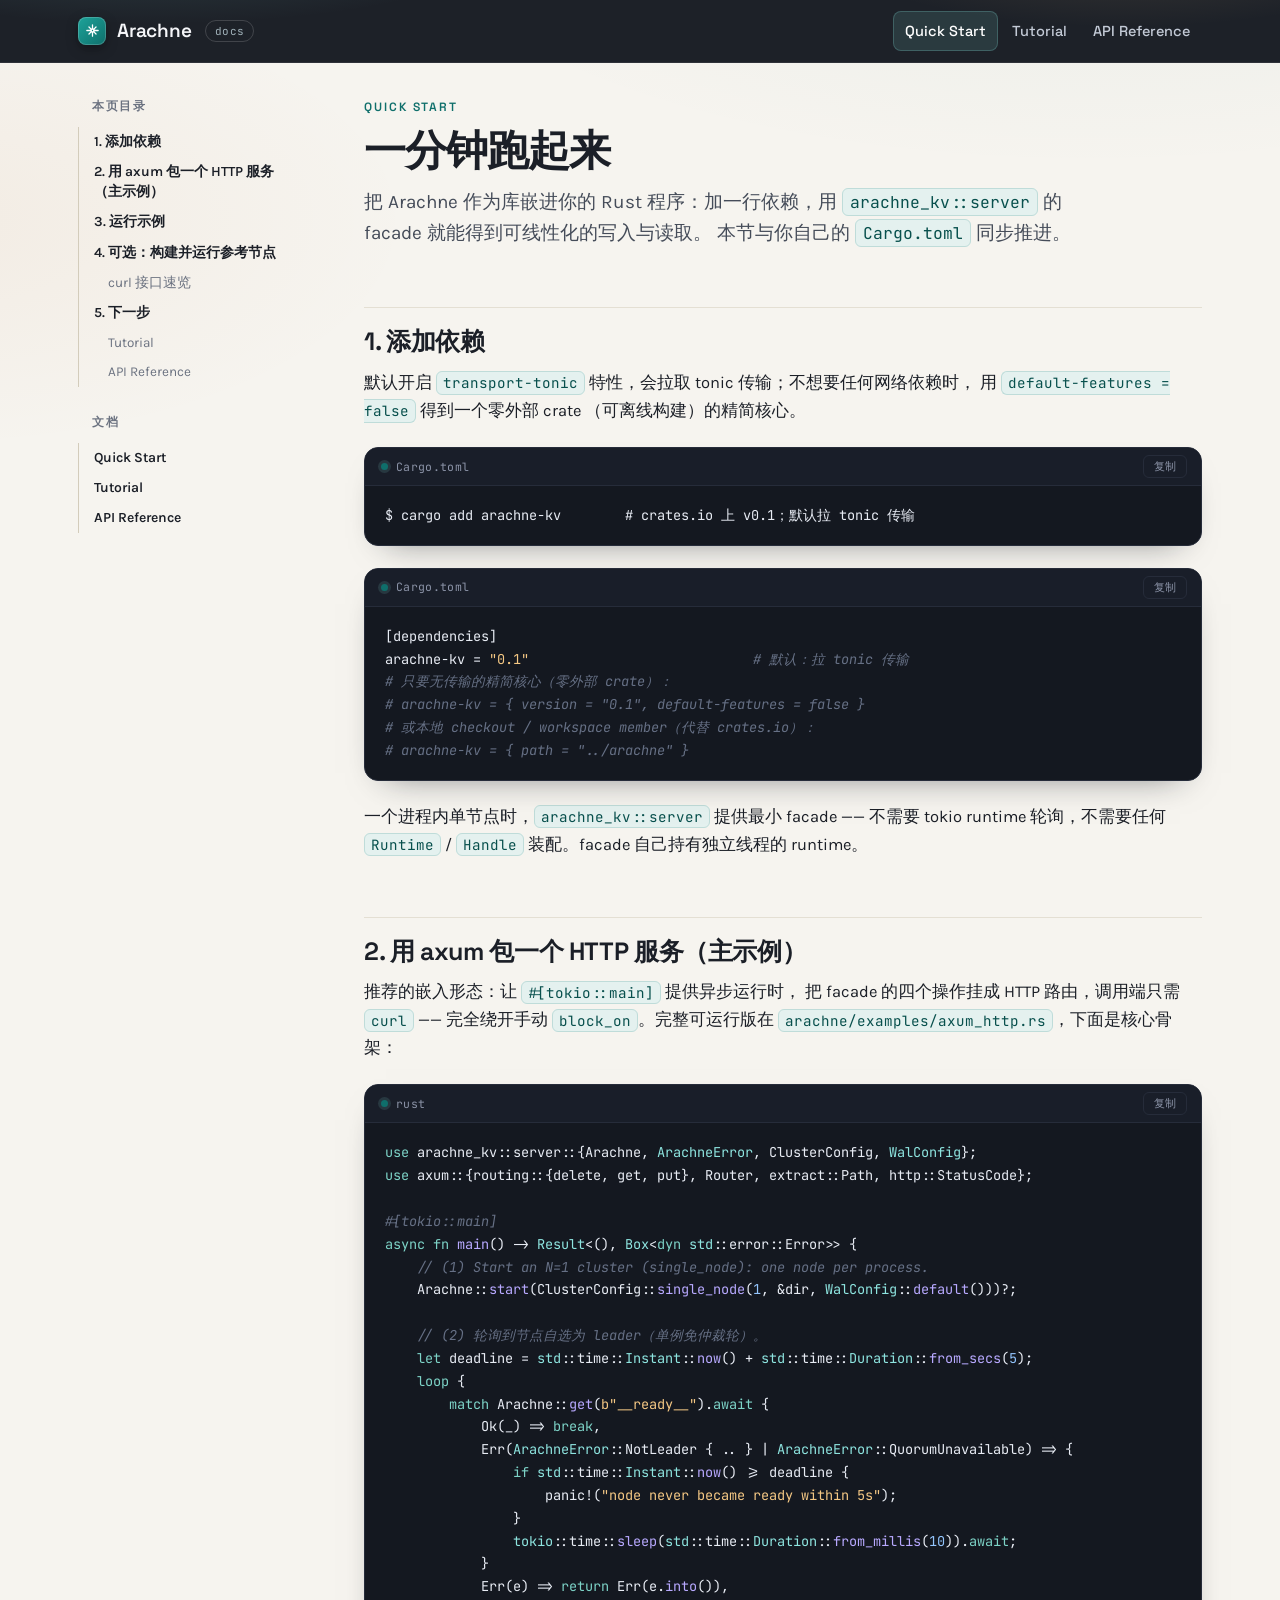
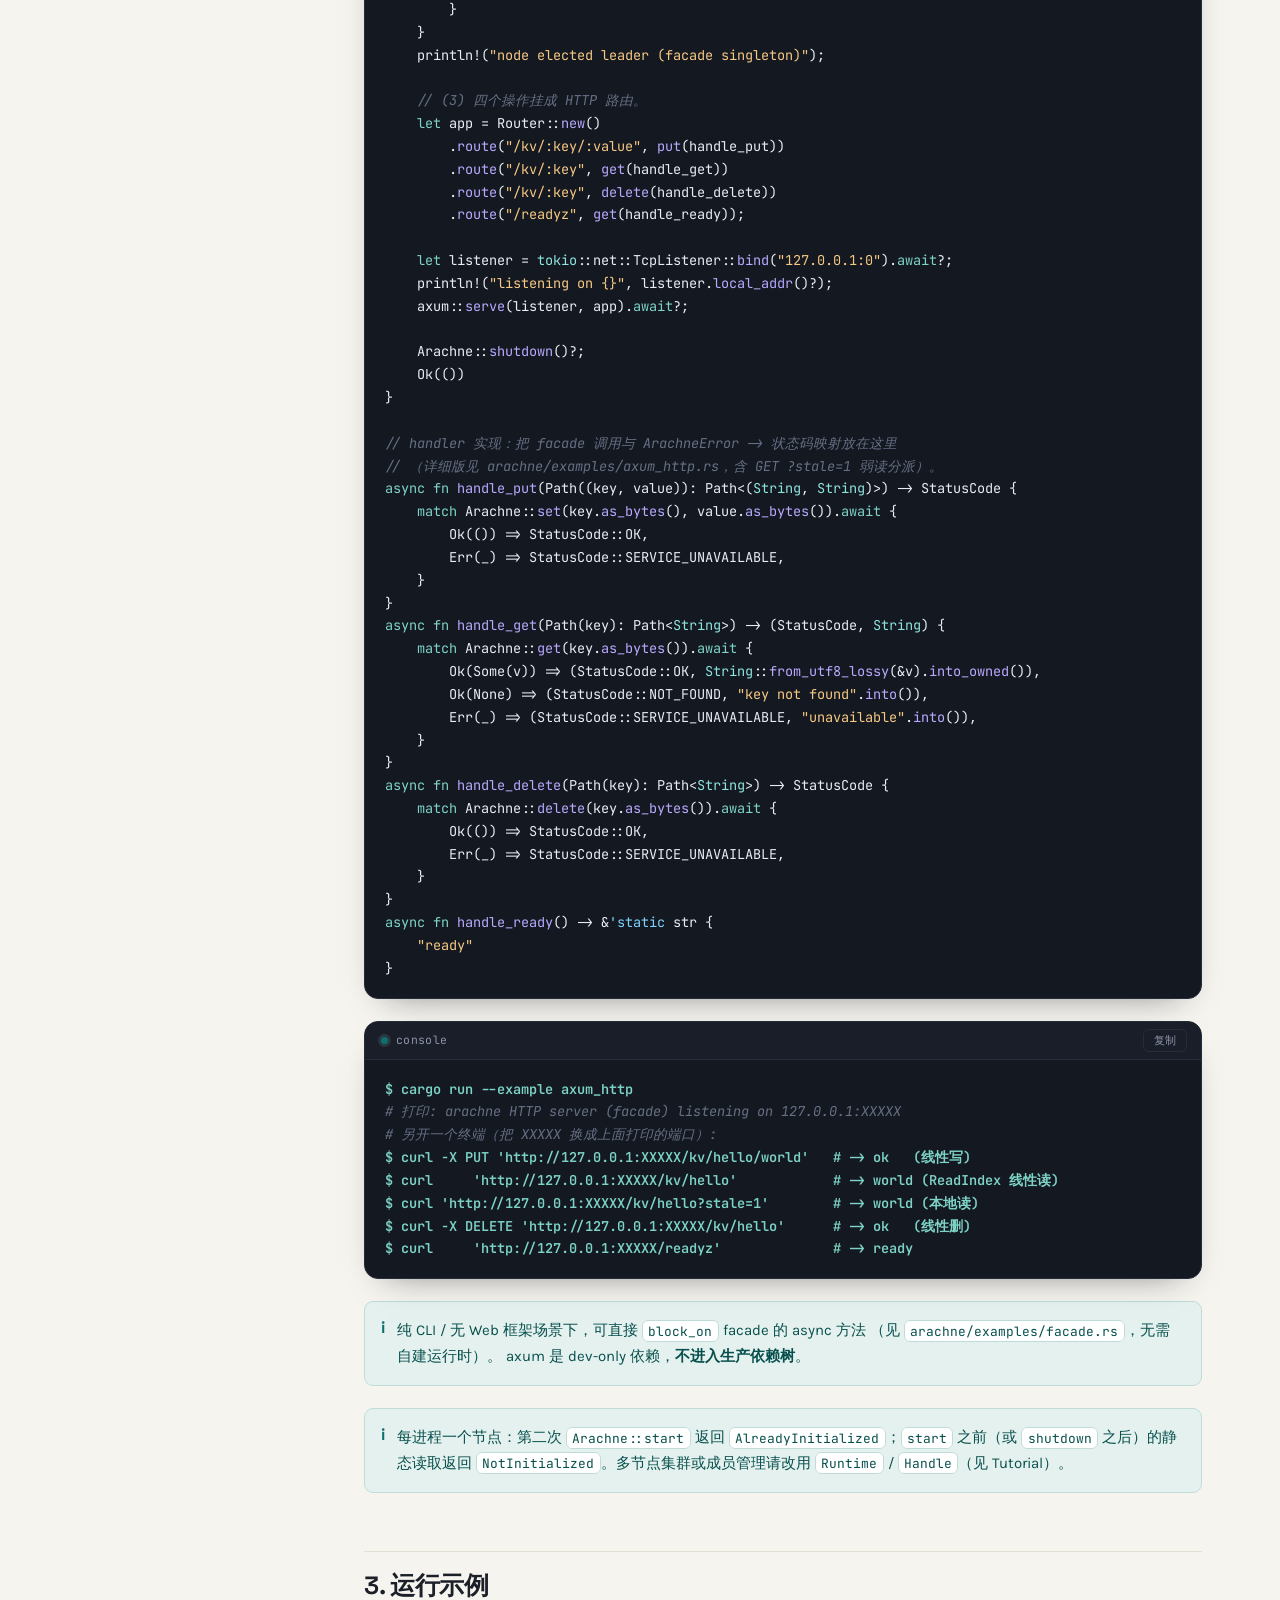
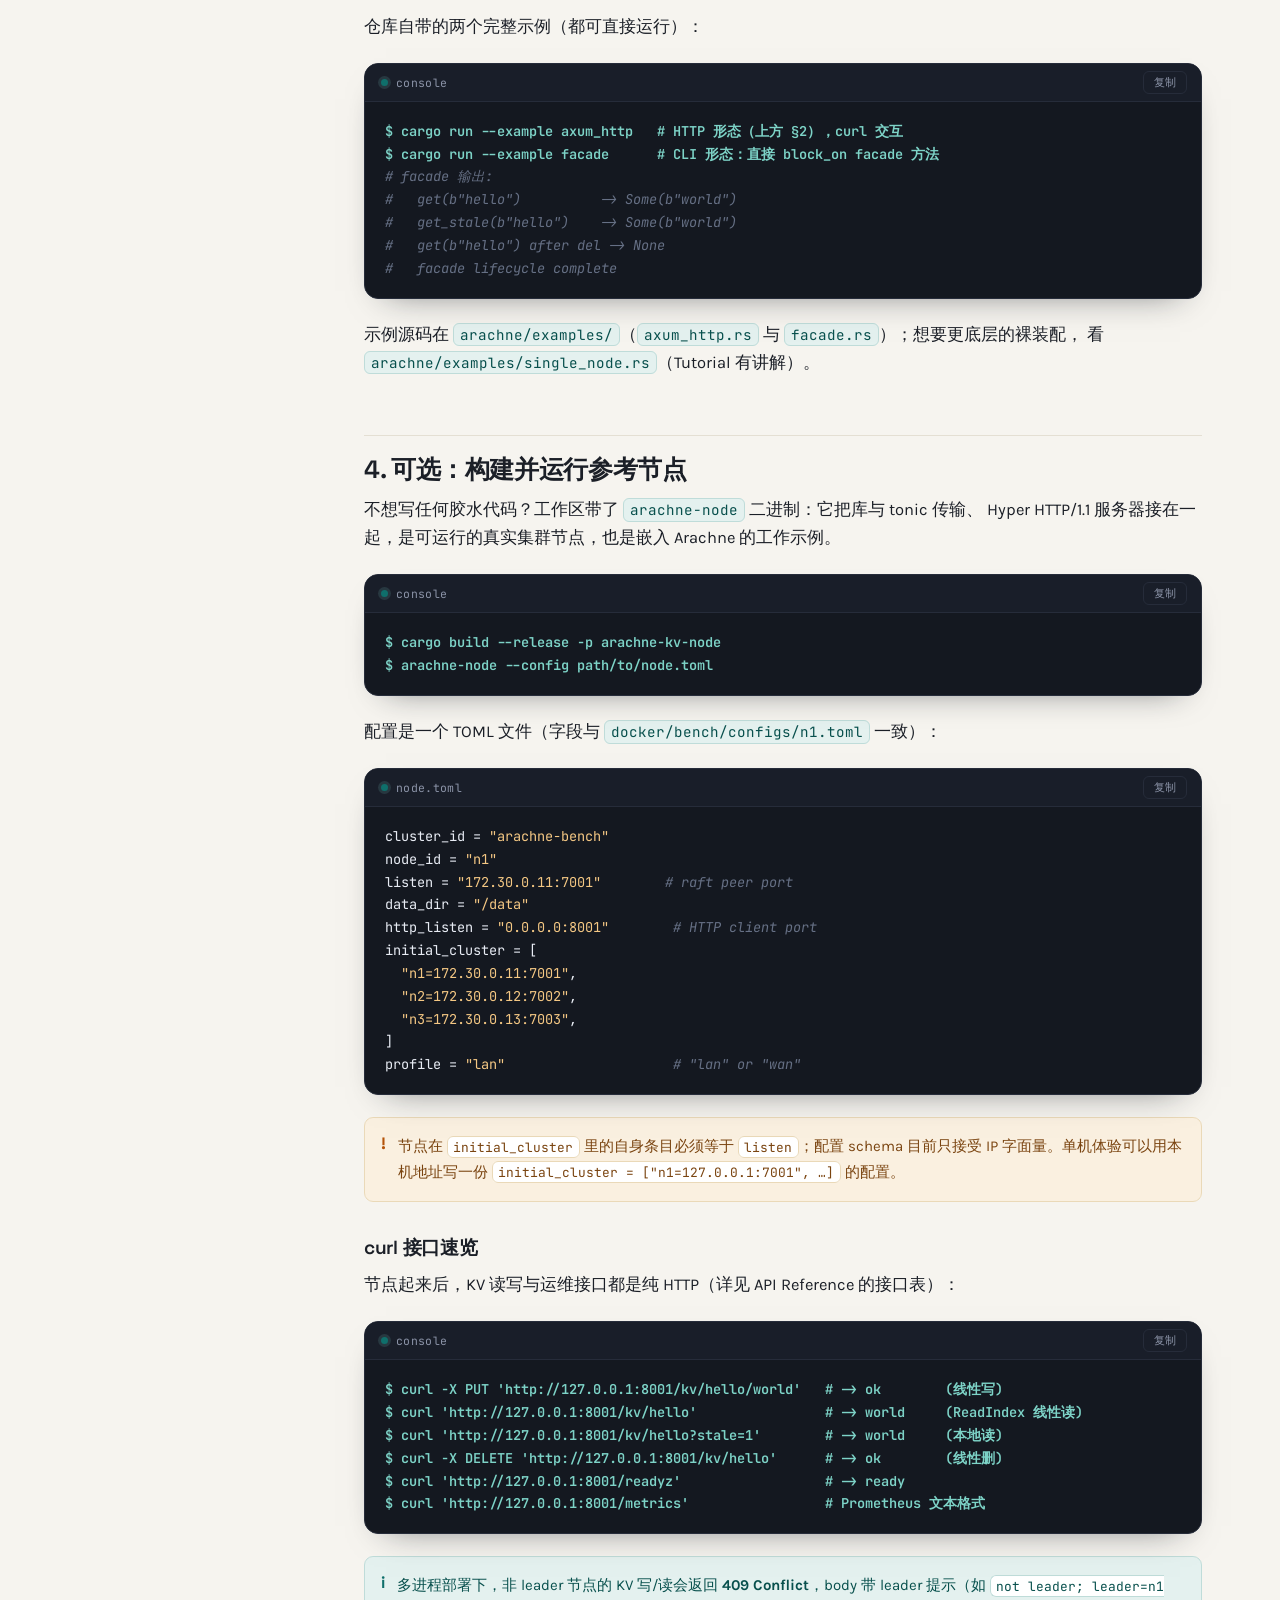
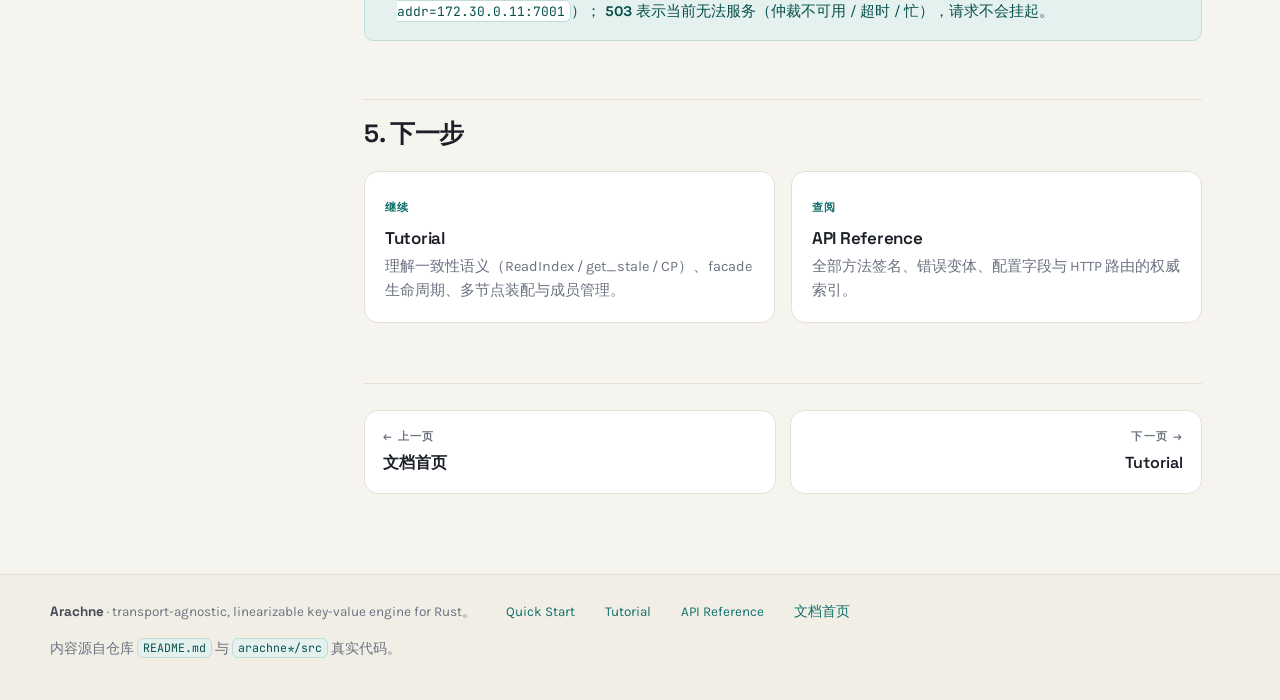
<file: docs/quick-start.html>
<!DOCTYPE html>
<html lang="zh-CN">
<head>
<meta charset="utf-8">
<meta name="viewport" content="width=device-width, initial-scale=1">
<meta name="description" content="Arachne Quick Start —— 一分钟跑起来：添加依赖、facade 最小程序、运行示例、参考节点 + curl。">
<title>Quick Start · Arachne 文档</title>
<link rel="preconnect" href="https://fonts.googleapis.com">
<link rel="preconnect" href="https://fonts.gstatic.com" crossorigin>
<link href="https://fonts.googleapis.com/css2?family=Space+Grotesk:wght@400;500;600;700&family=Karla:ital,wght@0,400;0,500;0,600;0,700;1,400&family=JetBrains+Mono:wght@400;500;600&display=swap" rel="stylesheet">
<link rel="stylesheet" href="assets/style.css">
<script src="assets/site.js" defer></script>
<noscript><style>.sidebar{display:none}.code-copy{display:none}</style></noscript>
</head>
<body data-page="quick-start">

<header class="site-header">
  <div class="header-inner">
    <a class="brand" href="index.html">
      <span class="brand-mark" aria-hidden="true">
        <svg viewBox="0 0 24 24" fill="none" stroke-width="1.8" stroke-linecap="round" stroke-linejoin="round">
          <circle cx="12" cy="12" r="2.2"/>
          <path d="M12 9.8V4M12 14.2V20M9.8 12H4M14.2 12H20M7 7l3.7 3.7M17 17l-3.7-3.7M17 7l-3.7 3.7M7 17l3.7-3.7"/>
        </svg>
      </span>
      Arachne <span class="version-tag">docs</span>
    </a>
    <nav class="nav-links" aria-label="主导航">
      <a data-nav="quick-start" href="quick-start.html"><span>Quick&nbsp;Start</span></a>
      <a data-nav="tutorial" href="tutorial.html"><span>Tutorial</span></a>
      <a data-nav="api-reference" href="api-reference.html"><span>API&nbsp;Reference</span></a>
    </nav>
  </div>
</header>

<button class="mobile-toc-toggle" id="toc-toggle" aria-expanded="false">显示本页目录</button>

<div class="doc-wrap">
  <aside class="sidebar" id="sidebar">
    <p class="sidebar-title">本页目录</p>
    <ul class="toc-list" id="toc-list"></ul>
    <p class="sidebar-title">文档</p>
    <ul class="toc-list">
      <li><a class="toc-link is-h2" href="quick-start.html">Quick Start</a></li>
      <li><a class="toc-link is-h2" href="tutorial.html">Tutorial</a></li>
      <li><a class="toc-link is-h2" href="api-reference.html">API Reference</a></li>
    </ul>
  </aside>

  <main class="content animate">
    <article>
      <p class="page-kicker">Quick Start</p>
      <h1>一分钟跑起来</h1>
      <p class="lede">
        把 Arachne 作为库嵌进你的 Rust 程序：加一行依赖，用
        <code>arachne_kv::server</code> 的 facade 就能得到可线性化的写入与读取。
        本节与你自己的 <code>Cargo.toml</code> 同步推进。
      </p>

      <h2>1. 添加依赖</h2>
      <p>
        默认开启 <code>transport-tonic</code> 特性，会拉取 tonic 传输；不想要任何网络依赖时，
        用 <code>default-features = false</code> 得到一个<span class="nowrap">零外部 crate</span>
        （可离线构建）的精简核心。
      </p>
      <div class="code-block">
        <div class="code-head"><span class="code-lang">Cargo.toml</span></div>
<pre><code data-lang="shell">$ cargo add arachne-kv        # crates.io 上 v0.1；默认拉 tonic 传输
</code></pre>
      </div>
      <div class="code-block">
        <div class="code-head"><span class="code-lang">Cargo.toml</span></div>
<pre><code data-lang="toml">[dependencies]
arachne-kv = "0.1"                            # 默认：拉 tonic 传输
# 只要无传输的精简核心（零外部 crate）：
# arachne-kv = { version = "0.1", default-features = false }
# 或本地 checkout / workspace member（代替 crates.io）：
# arachne-kv = { path = "../arachne" }
</code></pre>
      </div>
      <p>
        一个进程内单节点时，<code>arachne_kv::server</code> 提供最小 facade —— 不需要 tokio
        runtime 轮询，不需要任何 <code>Runtime</code> / <code>Handle</code> 装配。facade
        自己持有独立线程的 runtime。
      </p>

      <h2>2. 用 axum 包一个 HTTP 服务（主示例）</h2>
      <p>
        推荐的嵌入形态：让 <code>#[tokio::main]</code> 提供异步运行时，
        把 facade 的四个操作挂成 HTTP 路由，调用端只需 <code>curl</code>
        —— 完全绕开手动 <code>block_on</code>。完整可运行版在
        <code>arachne/examples/axum_http.rs</code>，下面是核心骨架：
      </p>
      <div class="code-block">
        <div class="code-head"><span class="code-lang">rust</span></div>
<pre><code data-lang="rust">use arachne_kv::server::{Arachne, ArachneError, ClusterConfig, WalConfig};
use axum::{routing::{delete, get, put}, Router, extract::Path, http::StatusCode};

#[tokio::main]
async fn main() -> Result&lt;(), Box&lt;dyn std::error::Error&gt;&gt; {
    // (1) Start an N=1 cluster (single_node): one node per process.
    Arachne::start(ClusterConfig::single_node(1, &amp;dir, WalConfig::default()))?;

    // (2) 轮询到节点自选为 leader（单例免仲裁轮）。
    let deadline = std::time::Instant::now() + std::time::Duration::from_secs(5);
    loop {
        match Arachne::get(b"__ready__").await {
            Ok(_) =&gt; break,
            Err(ArachneError::NotLeader { .. } | ArachneError::QuorumUnavailable) =&gt; {
                if std::time::Instant::now() &gt;= deadline {
                    panic!("node never became ready within 5s");
                }
                tokio::time::sleep(std::time::Duration::from_millis(10)).await;
            }
            Err(e) =&gt; return Err(e.into()),
        }
    }
    println!("node elected leader (facade singleton)");

    // (3) 四个操作挂成 HTTP 路由。
    let app = Router::new()
        .route("/kv/:key/:value", put(handle_put))
        .route("/kv/:key", get(handle_get))
        .route("/kv/:key", delete(handle_delete))
        .route("/readyz", get(handle_ready));

    let listener = tokio::net::TcpListener::bind("127.0.0.1:0").await?;
    println!("listening on {}", listener.local_addr()?);
    axum::serve(listener, app).await?;

    Arachne::shutdown()?;
    Ok(())
}

// handler 实现：把 facade 调用与 ArachneError -&gt; 状态码映射放在这里
// （详细版见 arachne/examples/axum_http.rs，含 GET ?stale=1 弱读分派）。
async fn handle_put(Path((key, value)): Path&lt;(String, String)&gt;) -&gt; StatusCode {
    match Arachne::set(key.as_bytes(), value.as_bytes()).await {
        Ok(()) =&gt; StatusCode::OK,
        Err(_) =&gt; StatusCode::SERVICE_UNAVAILABLE,
    }
}
async fn handle_get(Path(key): Path&lt;String&gt;) -&gt; (StatusCode, String) {
    match Arachne::get(key.as_bytes()).await {
        Ok(Some(v)) =&gt; (StatusCode::OK, String::from_utf8_lossy(&amp;v).into_owned()),
        Ok(None) =&gt; (StatusCode::NOT_FOUND, "key not found".into()),
        Err(_) =&gt; (StatusCode::SERVICE_UNAVAILABLE, "unavailable".into()),
    }
}
async fn handle_delete(Path(key): Path&lt;String&gt;) -&gt; StatusCode {
    match Arachne::delete(key.as_bytes()).await {
        Ok(()) =&gt; StatusCode::OK,
        Err(_) =&gt; StatusCode::SERVICE_UNAVAILABLE,
    }
}
async fn handle_ready() -&gt; &amp;'static str {
    "ready"
}
</code></pre>
      </div>

      <div class="code-block">
        <div class="code-head"><span class="code-lang">console</span></div>
<pre><code data-lang="console">$ cargo run --example axum_http
# 打印: arachne HTTP server (facade) listening on 127.0.0.1:XXXXX
# 另开一个终端（把 XXXXX 换成上面打印的端口）:
$ curl -X PUT 'http://127.0.0.1:XXXXX/kv/hello/world'   # -&gt; ok   (线性写)
$ curl     'http://127.0.0.1:XXXXX/kv/hello'            # -&gt; world (ReadIndex 线性读)
$ curl 'http://127.0.0.1:XXXXX/kv/hello?stale=1'        # -&gt; world (本地读)
$ curl -X DELETE 'http://127.0.0.1:XXXXX/kv/hello'      # -&gt; ok   (线性删)
$ curl     'http://127.0.0.1:XXXXX/readyz'              # -&gt; ready
</code></pre>
      </div>

      <div class="callout">
        <span class="callout-ico">i</span>
        <p>
          纯 CLI / 无 Web 框架场景下，可直接 <code>block_on</code> facade 的 async 方法
          （见 <code>arachne/examples/facade.rs</code>，无需自建运行时）。
          axum 是 dev-only 依赖，<strong>不进入生产依赖树</strong>。
        </p>
      </div>

      <div class="callout">
        <span class="callout-ico">i</span>
        <p>
          每进程一个节点：第二次 <code>Arachne::start</code> 返回
          <code>AlreadyInitialized</code>；<code>start</code> 之前（或 <code>shutdown</code>
          之后）的静态读取返回 <code>NotInitialized</code>。多节点集群或成员管理请改用
          <code>Runtime</code> / <code>Handle</code>（见 Tutorial）。
        </p>
      </div>

      <h2>3. 运行示例</h2>
      <p>仓库自带的两个完整示例（都可直接运行）：</p>
      <div class="code-block">
        <div class="code-head"><span class="code-lang">console</span></div>
<pre><code data-lang="console">$ cargo run --example axum_http   # HTTP 形态（上方 §2），curl 交互
$ cargo run --example facade      # CLI 形态：直接 block_on facade 方法
# facade 输出:
#   get(b"hello")          -&gt; Some(b"world")
#   get_stale(b"hello")    -&gt; Some(b"world")
#   get(b"hello") after del -&gt; None
#   facade lifecycle complete
</code></pre>
      </div>
       <p>
         示例源码在 <code>arachne/examples/</code>（<code>axum_http.rs</code> 与
         <code>facade.rs</code>）；想要更底层的裸装配，
         看 <code>arachne/examples/single_node.rs</code>（Tutorial 有讲解）。
       </p>

       <h2>4. 可选：构建并运行参考节点</h2>
      <p>
        不想写任何胶水代码？工作区带了 <code>arachne-node</code> 二进制：它把库与 tonic 传输、
        Hyper HTTP/1.1 服务器接在一起，是可运行的真实集群节点，也是嵌入 Arachne 的工作示例。
      </p>
      <div class="code-block">
        <div class="code-head"><span class="code-lang">console</span></div>
<pre><code data-lang="console">$ cargo build --release -p arachne-kv-node
$ arachne-node --config path/to/node.toml
</code></pre>
      </div>
      <p>配置是一个 TOML 文件（字段与 <code>docker/bench/configs/n1.toml</code> 一致）：</p>
      <div class="code-block">
        <div class="code-head"><span class="code-lang">node.toml</span></div>
<pre><code data-lang="toml">cluster_id = "arachne-bench"
node_id = "n1"
listen = "172.30.0.11:7001"        # raft peer port
data_dir = "/data"
http_listen = "0.0.0.0:8001"        # HTTP client port
initial_cluster = [
  "n1=172.30.0.11:7001",
  "n2=172.30.0.12:7002",
  "n3=172.30.0.13:7003",
]
profile = "lan"                     # "lan" or "wan"
</code></pre>
      </div>
      <div class="callout warn">
        <span class="callout-ico">!</span>
        <p>
          节点在 <code>initial_cluster</code> 里的<span class="nowrap">自身条目必须等于</span>
          <code>listen</code>；配置 schema 目前只接受 IP 字面量。单机体验可以用本机地址写一份
          <code>initial_cluster = ["n1=127.0.0.1:7001", …]</code> 的配置。
        </p>
      </div>

      <h3>curl 接口速览</h3>
      <p>节点起来后，KV 读写与运维接口都是纯 HTTP（详见 API Reference 的接口表）：</p>
      <div class="code-block">
        <div class="code-head"><span class="code-lang">console</span></div>
<pre><code data-lang="console">$ curl -X PUT 'http://127.0.0.1:8001/kv/hello/world'   # -&gt; ok        (线性写)
$ curl 'http://127.0.0.1:8001/kv/hello'                # -&gt; world     (ReadIndex 线性读)
$ curl 'http://127.0.0.1:8001/kv/hello?stale=1'        # -&gt; world     (本地读)
$ curl -X DELETE 'http://127.0.0.1:8001/kv/hello'      # -&gt; ok        (线性删)
$ curl 'http://127.0.0.1:8001/readyz'                  # -&gt; ready
$ curl 'http://127.0.0.1:8001/metrics'                 # Prometheus 文本格式
</code></pre>
      </div>

      <div class="callout">
        <span class="callout-ico">i</span>
        <p>
          多进程部署下，非 leader 节点的 KV 写/读会返回 <strong>409 Conflict</strong>，body 带
          leader 提示（如 <code>not leader; leader=n1 addr=172.30.0.11:7001</code>）；
          <strong>503</strong> 表示当前无法服务（仲裁不可用 / 超时 / 忙），请求不会挂起。
        </p>
      </div>

      <h2>5. 下一步</h2>
      <div class="card-grid">
        <a class="card card-link" href="tutorial.html">
          <span class="card-tag">继续</span>
          <h3>Tutorial</h3>
          <p>理解一致性语义（ReadIndex / get_stale / CP）、facade 生命周期、多节点装配与成员管理。</p>
        </a>
        <a class="card card-link" href="api-reference.html">
          <span class="card-tag">查阅</span>
          <h3>API Reference</h3>
          <p>全部方法签名、错误变体、配置字段与 HTTP 路由的权威索引。</p>
        </a>
      </div>

      <nav class="page-nav" aria-label="分页">
        <a href="index.html"><span class="pn-label">← 上一页</span><span class="pn-title">文档首页</span></a>
        <a class="next" href="tutorial.html"><span class="pn-label">下一页 →</span><span class="pn-title">Tutorial</span></a>
      </nav>
    </article>
  </main>
</div>

<footer class="site-footer">
  <div class="footer-inner">
    <span><strong>Arachne</strong> · transport-agnostic, linearizable key-value engine for Rust。</span>
    <span><a href="quick-start.html">Quick Start</a></span>
    <span><a href="tutorial.html">Tutorial</a></span>
    <span><a href="api-reference.html">API Reference</a></span>
    <span><a href="index.html">文档首页</a></span>
    <span>内容源自仓库 <code>README.md</code> 与 <code>arachne*/src</code> 真实代码。</span>
  </div>
</footer>

</body>
</html>
</file>
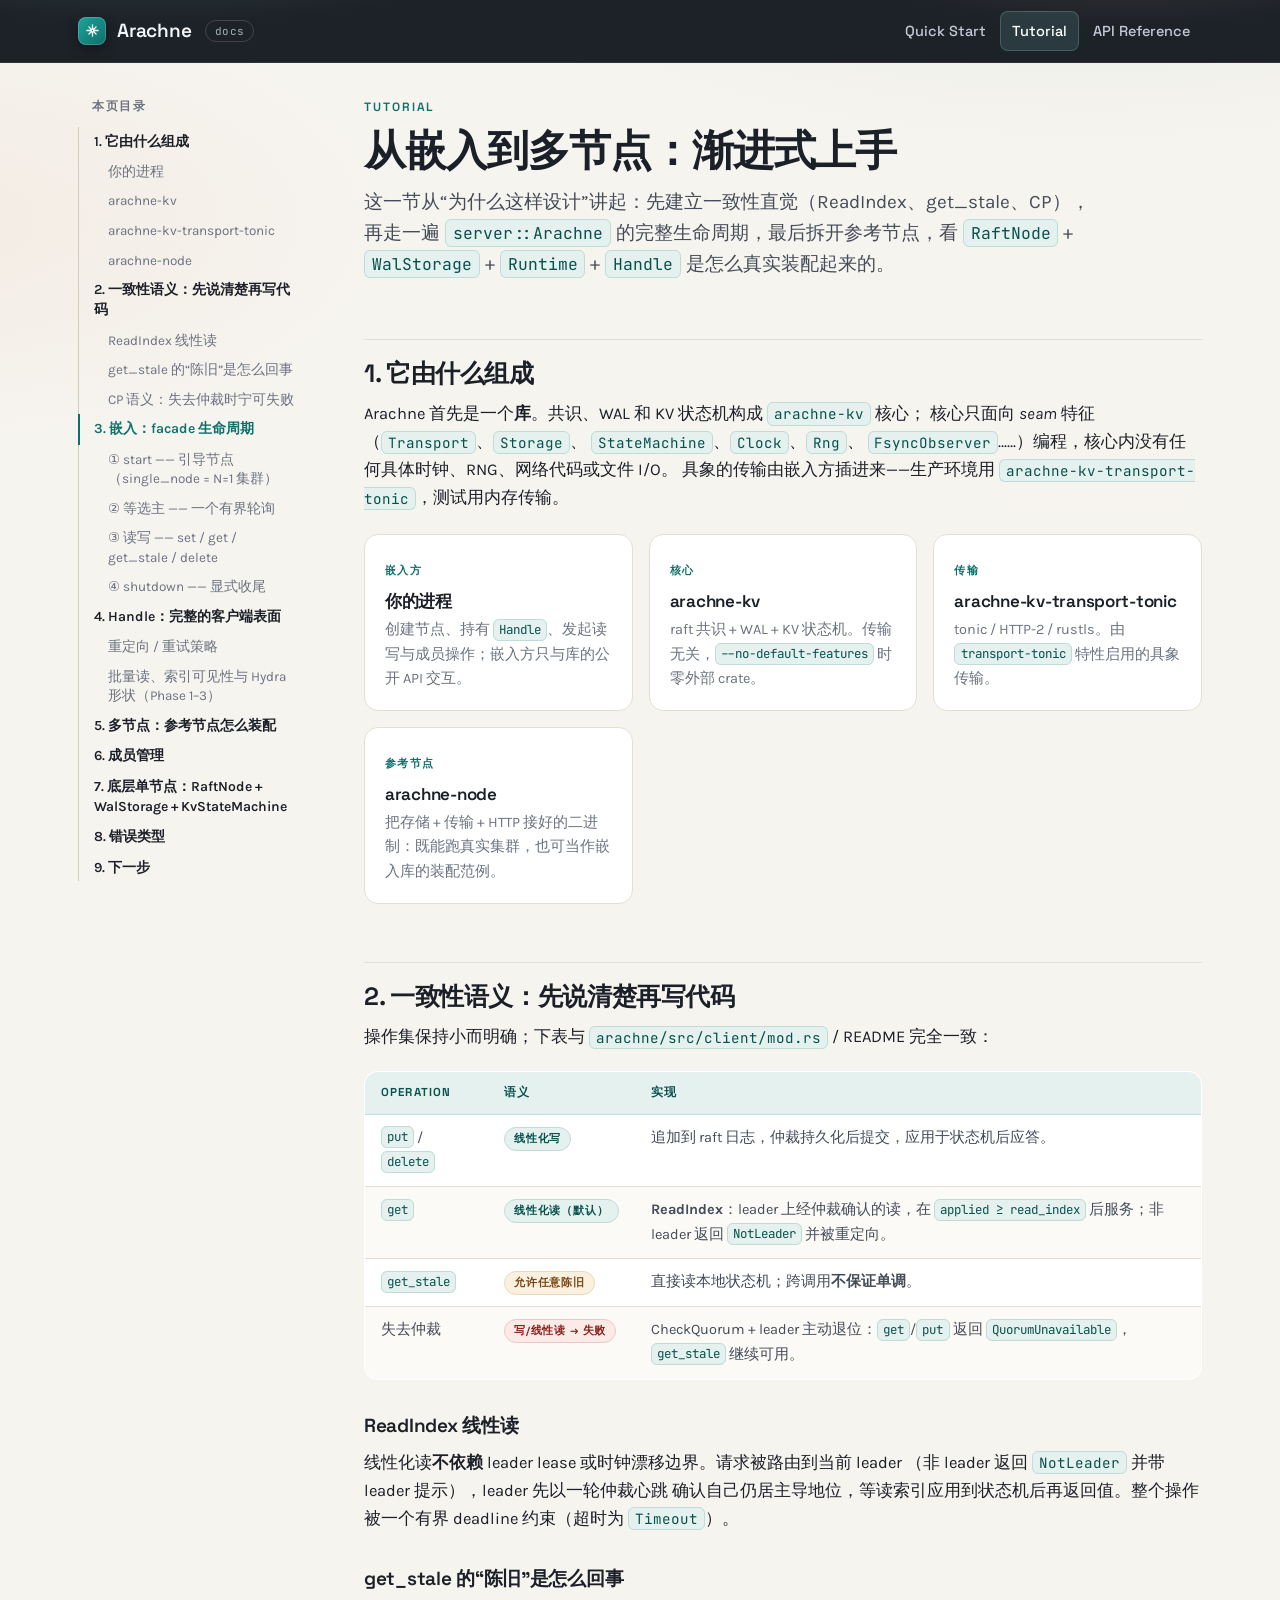
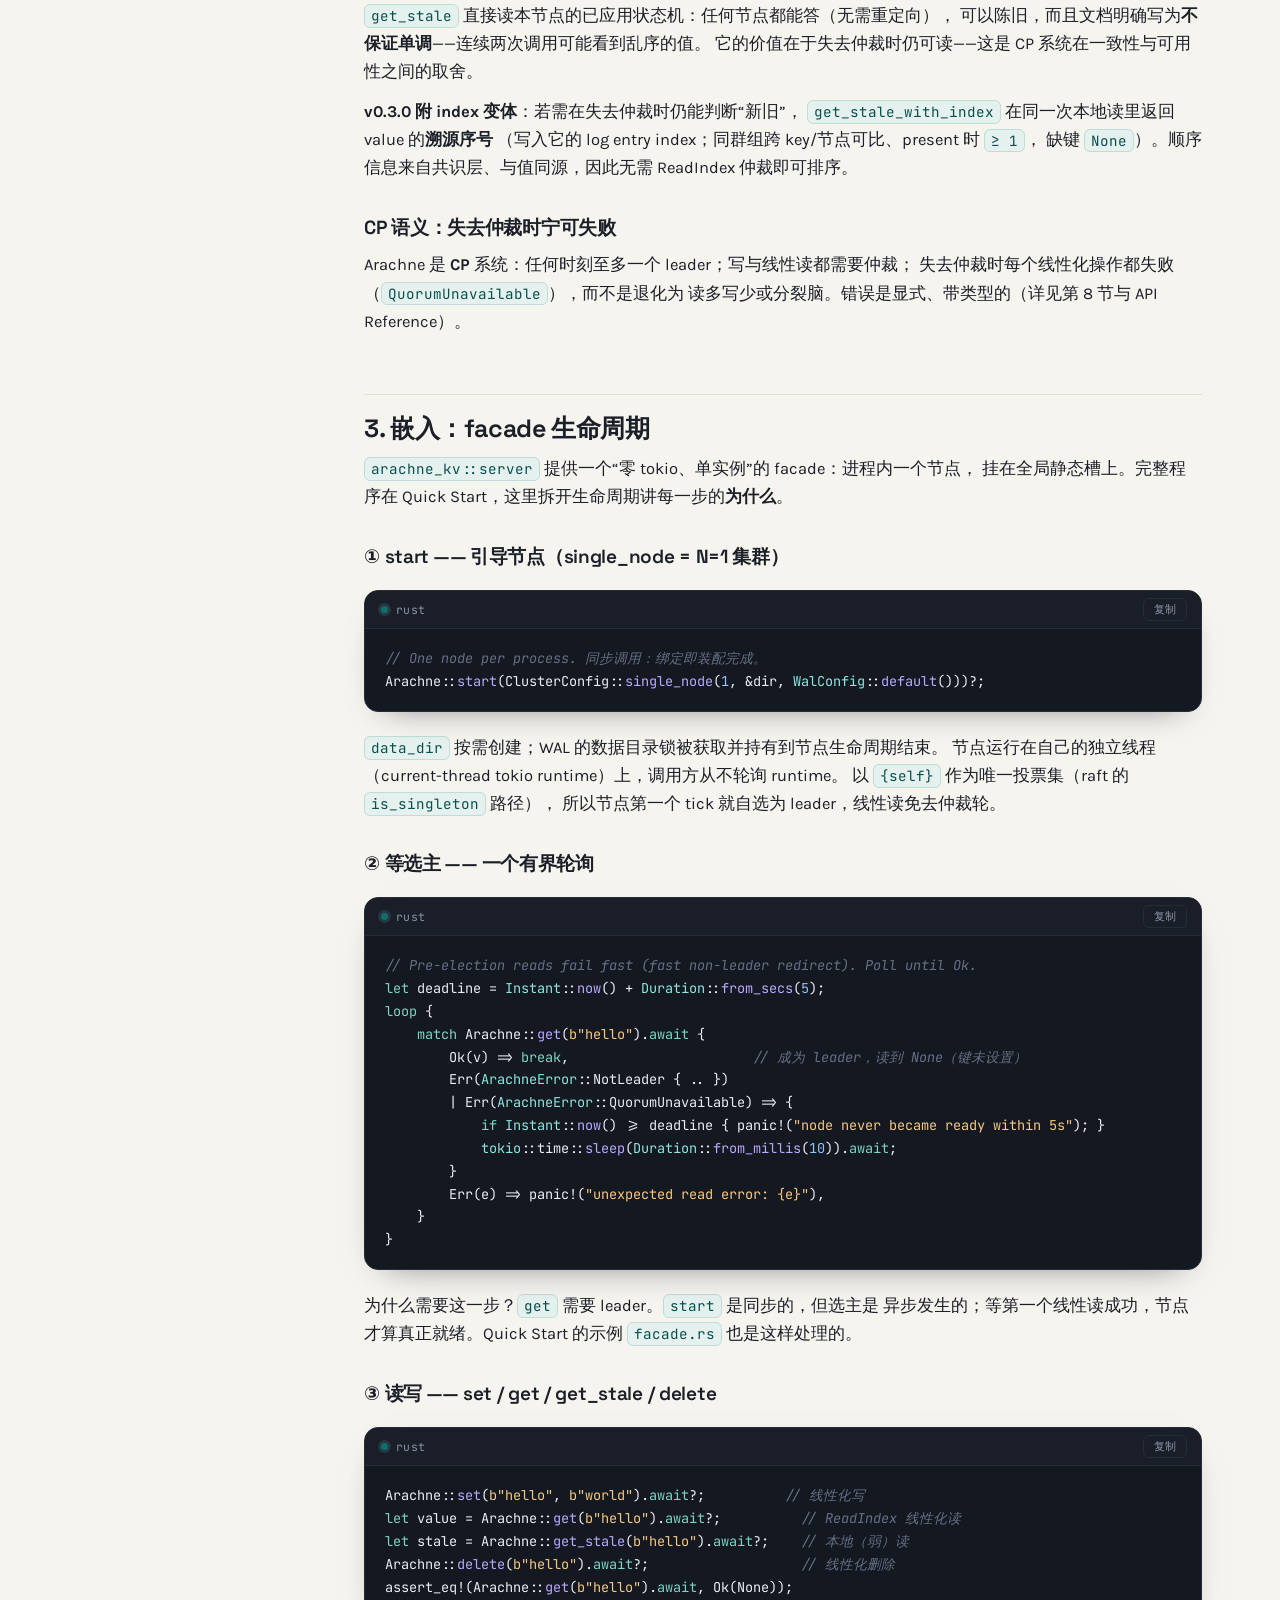
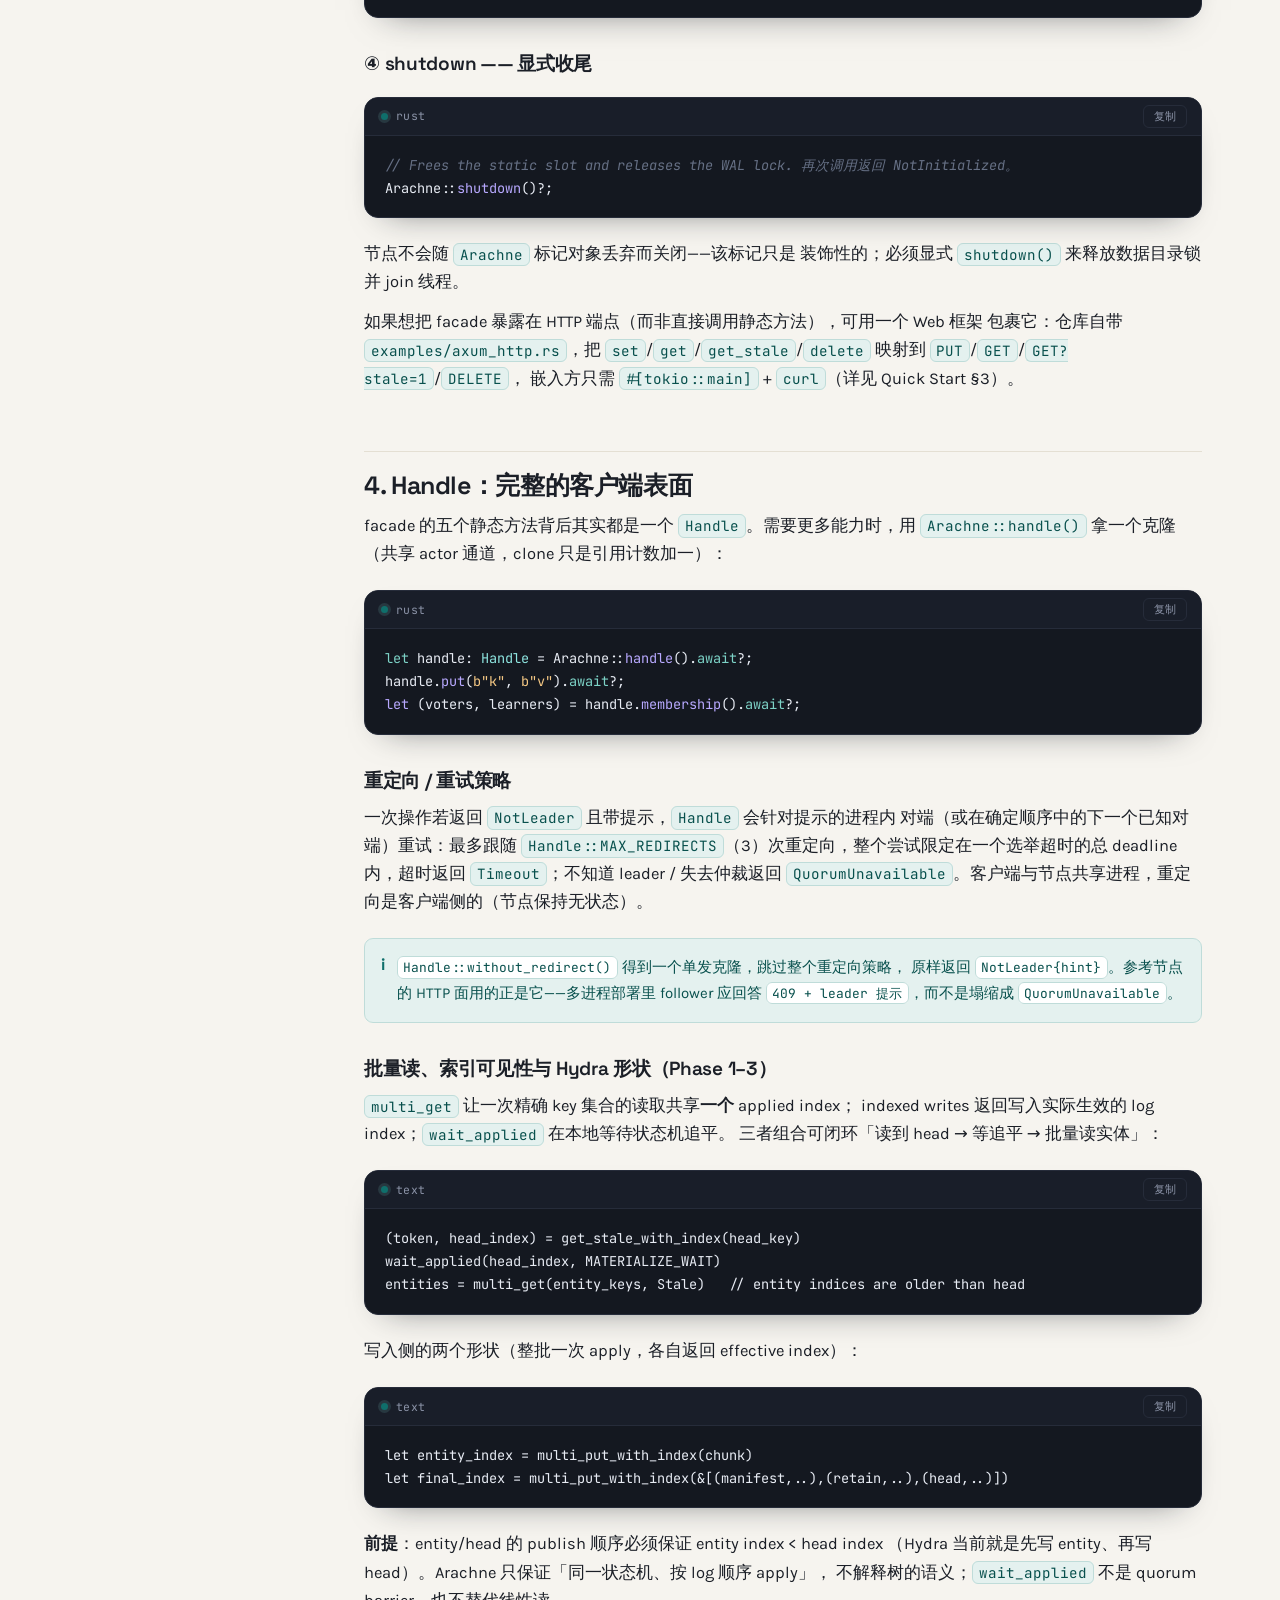
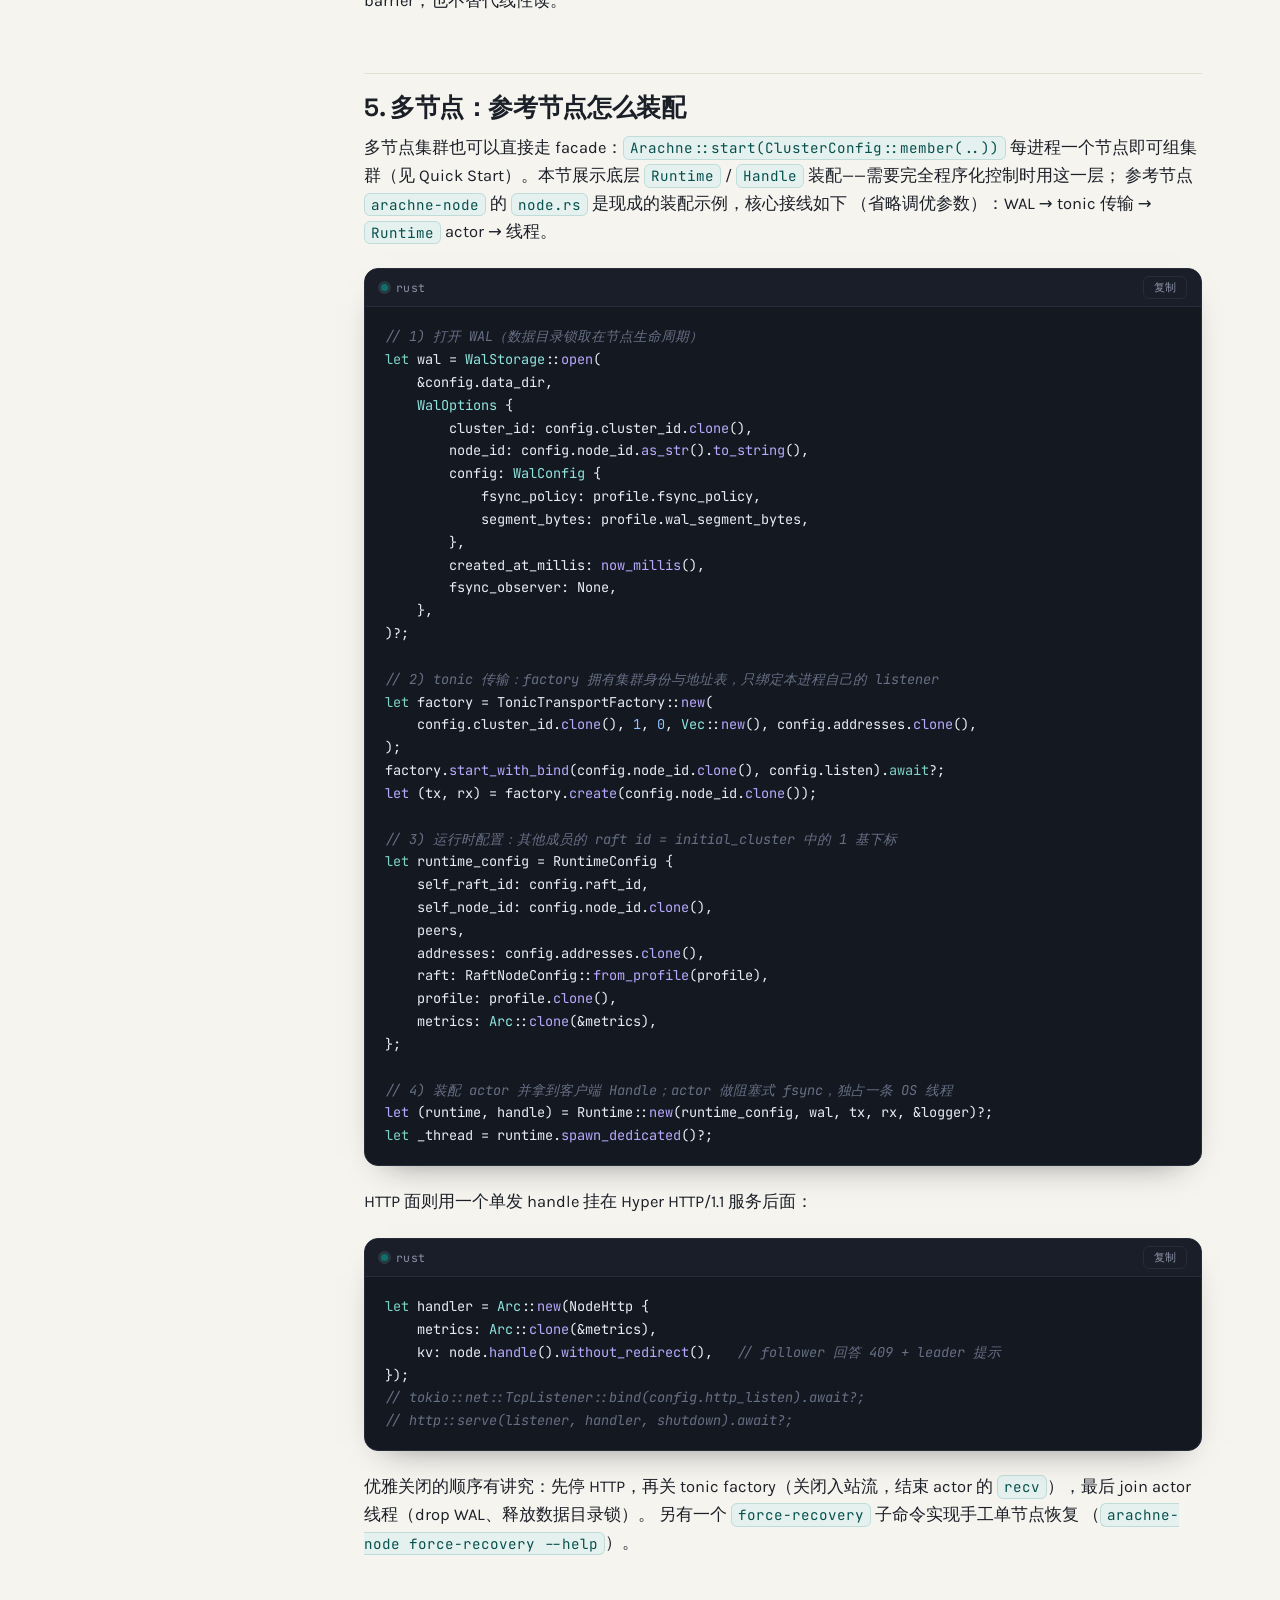
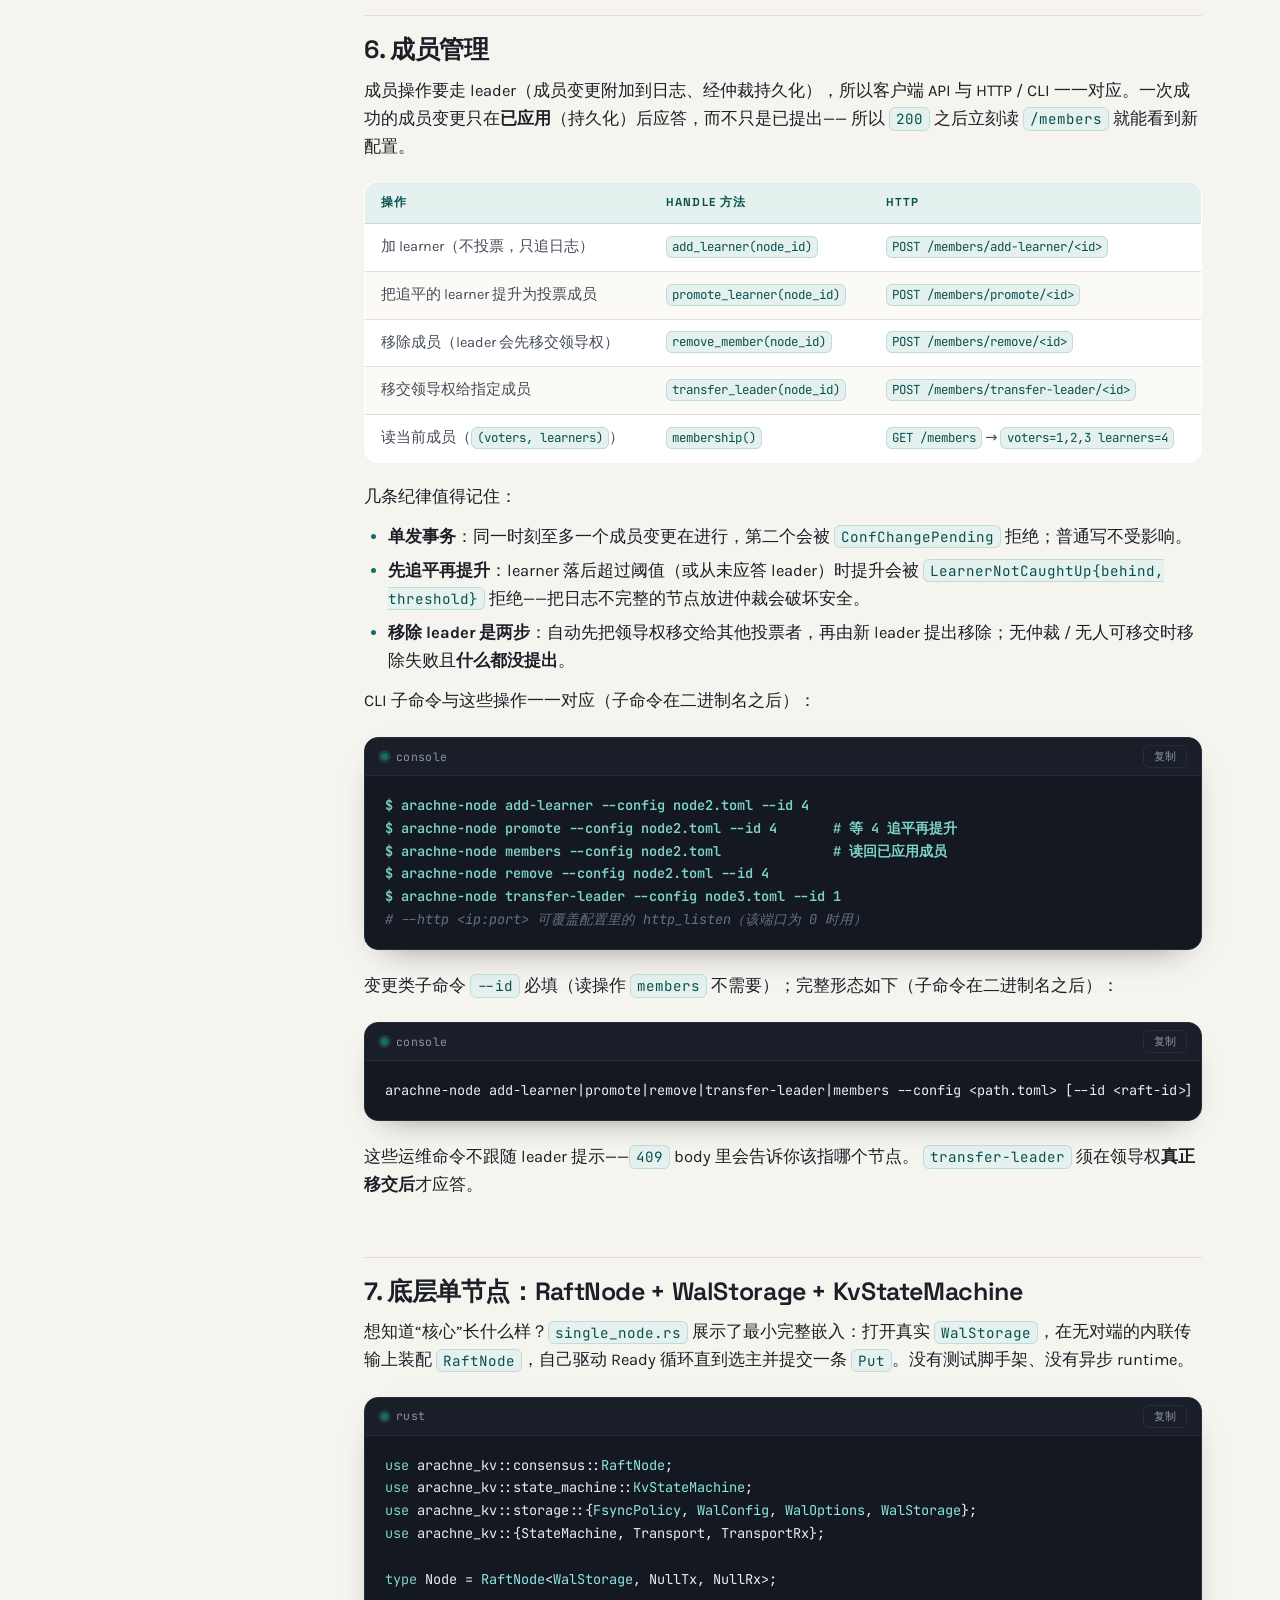
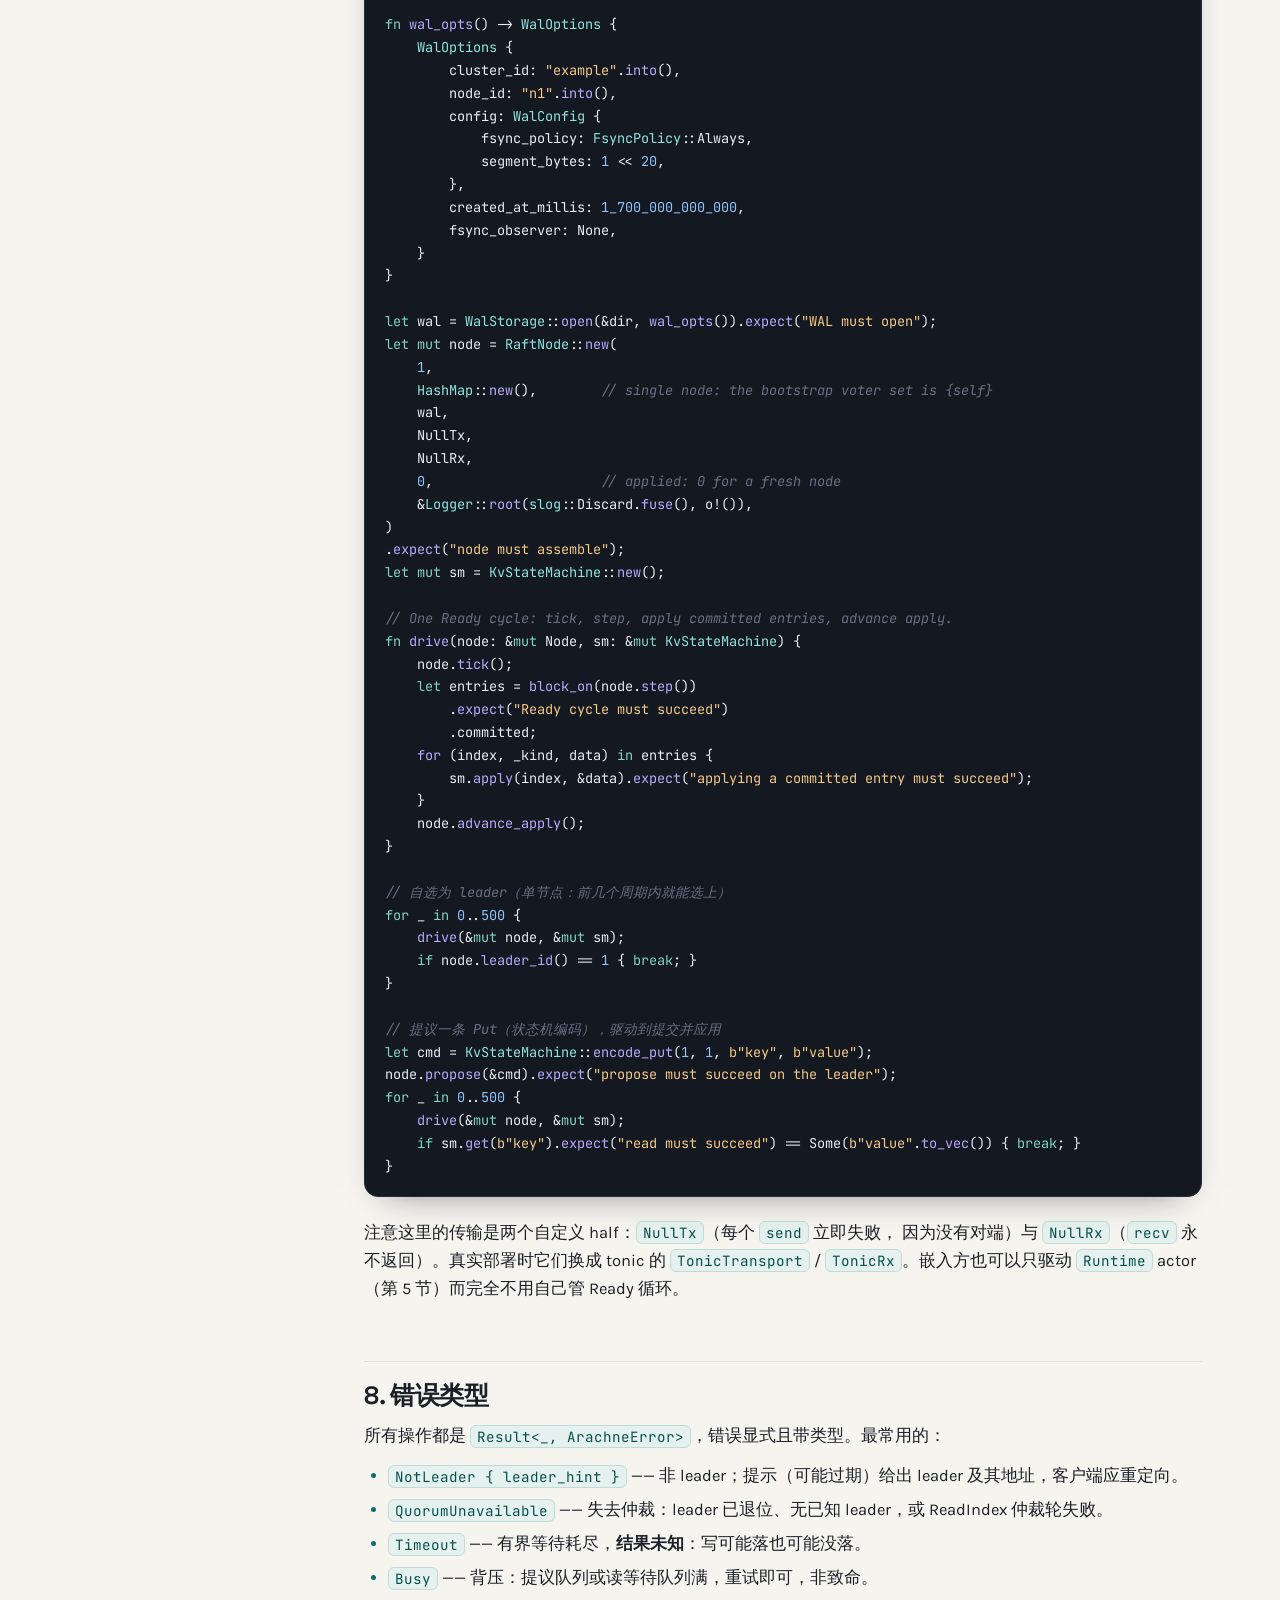
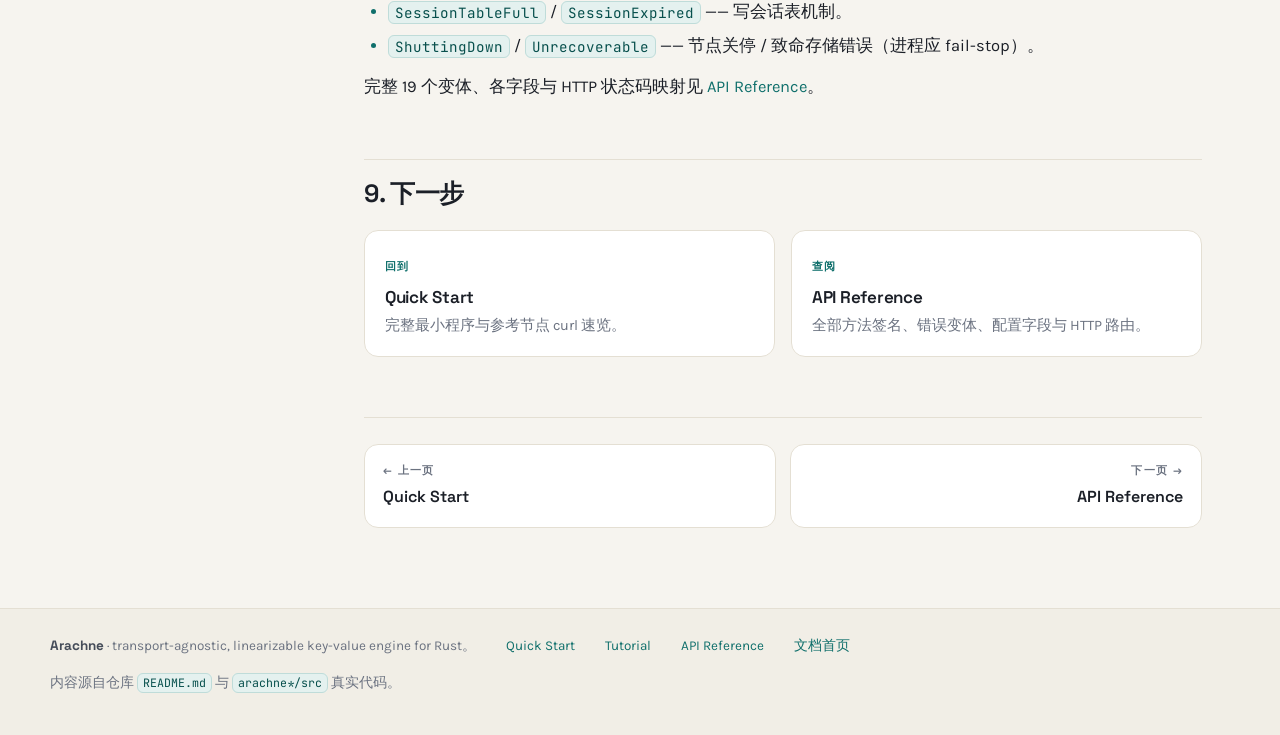
<file: docs/tutorial.html>
<!DOCTYPE html>
<html lang="zh-CN">
<head>
<meta charset="utf-8">
<meta name="viewport" content="width=device-width, initial-scale=1">
<meta name="description" content="Arachne Tutorial —— 渐进式教程：一致性语义、facade 生命周期、多节点装配、成员管理、底层 RaftNode 装配。">
<title>Tutorial · Arachne 文档</title>
<link rel="preconnect" href="https://fonts.googleapis.com">
<link rel="preconnect" href="https://fonts.gstatic.com" crossorigin>
<link href="https://fonts.googleapis.com/css2?family=Space+Grotesk:wght@400;500;600;700&family=Karla:ital,wght@0,400;0,500;0,600;0,700;1,400&family=JetBrains+Mono:wght@400;500;600&display=swap" rel="stylesheet">
<link rel="stylesheet" href="assets/style.css">
<script src="assets/site.js" defer></script>
<noscript><style>.sidebar{display:none}.code-copy{display:none}</style></noscript>
</head>
<body data-page="tutorial">

<header class="site-header">
  <div class="header-inner">
    <a class="brand" href="index.html">
      <span class="brand-mark" aria-hidden="true">
        <svg viewBox="0 0 24 24" fill="none" stroke-width="1.8" stroke-linecap="round" stroke-linejoin="round">
          <circle cx="12" cy="12" r="2.2"/>
          <path d="M12 9.8V4M12 14.2V20M9.8 12H4M14.2 12H20M7 7l3.7 3.7M17 17l-3.7-3.7M17 7l-3.7 3.7M7 17l3.7-3.7"/>
        </svg>
      </span>
      Arachne <span class="version-tag">docs</span>
    </a>
    <nav class="nav-links" aria-label="主导航">
      <a data-nav="quick-start" href="quick-start.html"><span>Quick&nbsp;Start</span></a>
      <a data-nav="tutorial" href="tutorial.html"><span>Tutorial</span></a>
      <a data-nav="api-reference" href="api-reference.html"><span>API&nbsp;Reference</span></a>
    </nav>
  </div>
</header>

<button class="mobile-toc-toggle" id="toc-toggle" aria-expanded="false">显示本页目录</button>

<div class="doc-wrap">
  <aside class="sidebar" id="sidebar">
    <p class="sidebar-title">本页目录</p>
    <ul class="toc-list" id="toc-list"></ul>
    <p class="sidebar-title">文档</p>
    <ul class="toc-list">
      <li><a class="toc-link is-h2" href="quick-start.html">Quick Start</a></li>
      <li><a class="toc-link is-h2" href="tutorial.html">Tutorial</a></li>
      <li><a class="toc-link is-h2" href="api-reference.html">API Reference</a></li>
    </ul>
  </aside>

  <main class="content animate">
    <article>
      <p class="page-kicker">Tutorial</p>
      <h1>从嵌入到多节点：渐进式上手</h1>
      <p class="lede">
        这一节从“为什么这样设计”讲起：先建立一致性直觉（ReadIndex、get_stale、CP），再走一遍
        <code>server::Arachne</code> 的完整生命周期，最后拆开参考节点，看
        <code>RaftNode</code> + <code>WalStorage</code> + <code>Runtime</code> + <code>Handle</code>
        是怎么真实装配起来的。
      </p>

      <h2>1. 它由什么组成</h2>
      <p>
        Arachne 首先是一个<strong>库</strong>。共识、WAL 和 KV 状态机构成 <code>arachne-kv</code> 核心；
        核心只面向 <em>seam</em> 特征（<code>Transport</code>、<code>Storage</code>、
        <code>StateMachine</code>、<code>Clock</code>、<code>Rng</code>、
        <code>FsyncObserver</code>……）编程，核心内没有任何具体时钟、RNG、网络代码或文件 I/O。
        具象的传输由嵌入方插进来——生产环境用 <code>arachne-kv-transport-tonic</code>，测试用内存传输。
      </p>
      <div class="card-grid">
        <div class="card">
          <span class="card-tag">嵌入方</span>
          <h3>你的进程</h3>
          <p>创建节点、持有 <code>Handle</code>、发起读写与成员操作；嵌入方只与库的公开 API 交互。</p>
        </div>
        <div class="card">
          <span class="card-tag">核心</span>
         <h3>arachne-kv</h3>
         <p>raft 共识 + WAL + KV 状态机。传输无关，<code>--no-default-features</code> 时零外部 crate。</p>
        </div>
        <div class="card">
          <span class="card-tag">传输</span>
          <h3>arachne-kv-transport-tonic</h3>
          <p>tonic / HTTP-2 / rustls。由 <code>transport-tonic</code> 特性启用的具象传输。</p>
        </div>
        <div class="card">
          <span class="card-tag">参考节点</span>
          <h3>arachne-node</h3>
          <p>把存储 + 传输 + HTTP 接好的二进制：既能跑真实集群，也可当作嵌入库的装配范例。</p>
        </div>
      </div>

      <h2>2. 一致性语义：先说清楚再写代码</h2>
      <p>操作集保持小而明确；下表与 <code>arachne/src/client/mod.rs</code> / README 完全一致：</p>
      <div class="table-wrap">
        <table class="doc-table">
          <thead>
            <tr><th>Operation</th><th>语义</th><th>实现</th></tr>
          </thead>
          <tbody>
            <tr>
              <td><code>put</code> / <code>delete</code></td>
              <td><span class="badge badge-teal">线性化写</span></td>
              <td>追加到 raft 日志，仲裁持久化后提交，应用于状态机后应答。</td>
            </tr>
            <tr>
              <td><code>get</code></td>
              <td><span class="badge badge-teal">线性化读（默认）</span></td>
              <td><strong>ReadIndex</strong>：leader 上经仲裁确认的读，在 <code>applied &ge; read_index</code> 后服务；非 leader 返回 <code>NotLeader</code> 并被重定向。</td>
            </tr>
            <tr>
              <td><code>get_stale</code></td>
              <td><span class="badge badge-amber">允许任意陈旧</span></td>
              <td>直接读本地状态机；跨调用<strong>不保证单调</strong>。</td>
            </tr>
            <tr>
              <td>失去仲裁</td>
              <td><span class="badge badge-red">写/线性读 → 失败</span></td>
              <td>CheckQuorum + leader 主动退位：<code>get</code>/<code>put</code> 返回 <code>QuorumUnavailable</code>，<code>get_stale</code> 继续可用。</td>
            </tr>
          </tbody>
        </table>
      </div>

      <h3>ReadIndex 线性读</h3>
      <p>
        线性化读<strong>不依赖</strong> leader lease 或时钟漂移边界。请求被路由到当前 leader
        （非 leader 返回 <code>NotLeader</code> 并带 leader 提示），leader 先以一轮仲裁心跳
        确认自己仍居主导地位，等读索引应用到状态机后再返回值。整个操作被一个有界 deadline
        约束（超时为 <code>Timeout</code>）。
      </p>

      <h3>get_stale 的“陈旧”是怎么回事</h3>
        <p>
          <code>get_stale</code> 直接读本节点的已应用状态机：任何节点都能答（无需重定向），
          可以陈旧，而且文档明确写为<strong>不保证单调</strong>——连续两次调用可能看到乱序的值。
          它的价值在于失去仲裁时仍可读——这是 CP 系统在一致性与可用性之间的取舍。
        </p>
        <p>
          <strong>v0.3.0 附 index 变体</strong>：若需在失去仲裁时仍能判断“新旧”，
          <code>get_stale_with_index</code> 在同一次本地读里返回 value 的<strong>溯源序号</strong>
          （写入它的 log entry index；同群组跨 key/节点可比、present 时 <code>≥ 1</code>，
          缺键 <code>None</code>）。顺序信息来自共识层、与值同源，因此无需 ReadIndex 仲裁即可排序。
        </p>

      <h3>CP 语义：失去仲裁时宁可失败</h3>
      <p>
        Arachne 是 <strong>CP</strong> 系统：任何时刻至多一个 leader；写与线性读都需要仲裁；
        失去仲裁时每个线性化操作都失败（<code>QuorumUnavailable</code>），而不是退化为
        读多写少或分裂脑。错误是显式、带类型的（详见第 8 节与 API Reference）。
      </p>

      <h2>3. 嵌入：facade 生命周期</h2>
        <p>
        <code>arachne_kv::server</code> 提供一个“零 tokio、单实例”的 facade：进程内一个节点，
        挂在全局静态槽上。完整程序在 Quick Start，这里拆开生命周期讲每一步的<strong>为什么</strong>。
      </p>

      <h3>① start —— 引导节点（single_node = N=1 集群）</h3>
      <div class="code-block">
        <div class="code-head"><span class="code-lang">rust</span></div>
<pre><code data-lang="rust">// One node per process. 同步调用：绑定即装配完成。
Arachne::start(ClusterConfig::single_node(1, &amp;dir, WalConfig::default()))?;
</code></pre>
      </div>
      <p>
        <code>data_dir</code> 按需创建；WAL 的数据目录锁被获取并持有到节点生命周期结束。
        节点运行在自己的独立线程（current-thread tokio runtime）上，调用方从不轮询 runtime。
        以 <code>{self}</code> 作为唯一投票集（raft 的 <code>is_singleton</code> 路径），
        所以节点第一个 tick 就自选为 leader，线性读免去仲裁轮。
      </p>

      <h3>② 等选主 —— 一个有界轮询</h3>
      <div class="code-block">
        <div class="code-head"><span class="code-lang">rust</span></div>
<pre><code data-lang="rust">// Pre-election reads fail fast (fast non-leader redirect). Poll until Ok.
let deadline = Instant::now() + Duration::from_secs(5);
loop {
    match Arachne::get(b"hello").await {
        Ok(v) =&gt; break,                       // 成为 leader，读到 None（键未设置）
        Err(ArachneError::NotLeader { .. })
        | Err(ArachneError::QuorumUnavailable) =&gt; {
            if Instant::now() &gt;= deadline { panic!("node never became ready within 5s"); }
            tokio::time::sleep(Duration::from_millis(10)).await;
        }
        Err(e) =&gt; panic!("unexpected read error: {e}"),
    }
}
</code></pre>
      </div>
      <p>
        为什么需要这一步？<code>get</code> 需要 leader。<code>start</code> 是同步的，但选主是
        异步发生的；等第一个线性读成功，节点才算真正就绪。Quick Start 的示例
        <code>facade.rs</code> 也是这样处理的。
      </p>

      <h3>③ 读写 —— set / get / get_stale / delete</h3>
      <div class="code-block">
        <div class="code-head"><span class="code-lang">rust</span></div>
<pre><code data-lang="rust">Arachne::set(b"hello", b"world").await?;          // 线性化写
let value = Arachne::get(b"hello").await?;          // ReadIndex 线性化读
let stale = Arachne::get_stale(b"hello").await?;    // 本地（弱）读
Arachne::delete(b"hello").await?;                   // 线性化删除
assert_eq!(Arachne::get(b"hello").await, Ok(None));
</code></pre>
      </div>

      <h3>④ shutdown —— 显式收尾</h3>
      <div class="code-block">
        <div class="code-head"><span class="code-lang">rust</span></div>
<pre><code data-lang="rust">// Frees the static slot and releases the WAL lock. 再次调用返回 NotInitialized。
Arachne::shutdown()?;
</code></pre>
      </div>
       <p>
         节点<span class="nowrap">不会</span>随 <code>Arachne</code> 标记对象丢弃而关闭——该标记只是
         装饰性的；必须显式 <code>shutdown()</code> 来释放数据目录锁并 join 线程。
       </p>
       <p>
         如果想把 facade 暴露在 HTTP 端点（而非直接调用静态方法），可用一个 Web 框架
         包裹它：仓库自带 <code>examples/axum_http.rs</code>，把
         <code>set</code>/<code>get</code>/<code>get_stale</code>/<code>delete</code>
         映射到 <code>PUT</code>/<code>GET</code>/<code>GET?stale=1</code>/<code>DELETE</code>，
         嵌入方只需 <code>#[tokio::main]</code> + <code>curl</code>（详见 Quick Start §3）。
       </p>
       
       <h2>4. Handle：完整的客户端表面</h2>
      <p>
        facade 的五个静态方法背后其实都是一个 <code>Handle</code>。需要更多能力时，用
        <code>Arachne::handle()</code> 拿一个克隆（共享 actor 通道，clone 只是引用计数加一）：
      </p>
      <div class="code-block">
        <div class="code-head"><span class="code-lang">rust</span></div>
<pre><code data-lang="rust">let handle: Handle = Arachne::handle().await?;
handle.put(b"k", b"v").await?;
let (voters, learners) = handle.membership().await?;
</code></pre>
      </div>
      <h3>重定向 / 重试策略</h3>
      <p>
        一次操作若返回 <code>NotLeader</code> 且带提示，<code>Handle</code> 会针对提示的进程内
        对端（或在确定顺序中的下一个已知对端）重试：最多跟随
        <code>Handle::MAX_REDIRECTS</code>（3）次重定向，整个尝试限定在一个选举超时的总
        deadline 内，超时返回 <code>Timeout</code>；不知道 leader / 失去仲裁返回
        <code>QuorumUnavailable</code>。客户端与节点共享进程，重定向是客户端侧的（节点保持无状态）。
      </p>
      <div class="callout">
        <span class="callout-ico">i</span>
        <p>
          <code>Handle::without_redirect()</code> 得到一个单发克隆，跳过整个重定向策略，
          原样返回 <code>NotLeader{hint}</code>。参考节点的 HTTP 面用的正是它——多进程部署里
          follower 应回答 <code>409 + leader 提示</code>，而不是塌缩成 <code>QuorumUnavailable</code>。
        </p>
      </div>

      <h3>批量读、索引可见性与 Hydra 形状（Phase 1–3）</h3>
      <p>
        <code>multi_get</code> 让一次精确 key 集合的读取共享<strong>一个</strong> applied index；
        indexed writes 返回写入实际生效的 log index；<code>wait_applied</code> 在本地等待状态机追平。
        三者组合可闭环「读到 head → 等追平 → 批量读实体」：
      </p>
      <div class="code-block">
        <div class="code-head"><span class="code-lang">text</span></div>
<pre><code data-lang="text">(token, head_index) = get_stale_with_index(head_key)
wait_applied(head_index, MATERIALIZE_WAIT)
entities = multi_get(entity_keys, Stale)   // entity indices are older than head
</code></pre>
      </div>
      <p>写入侧的两个形状（整批一次 apply，各自返回 effective index）：</p>
      <div class="code-block">
        <div class="code-head"><span class="code-lang">text</span></div>
<pre><code data-lang="text">let entity_index = multi_put_with_index(chunk)
let final_index = multi_put_with_index(&amp;[(manifest,..),(retain,..),(head,..)])
</code></pre>
      </div>
      <p>
        <strong>前提</strong>：entity/head 的 publish 顺序必须保证 entity index &lt; head index
        （Hydra 当前就是先写 entity、再写 head）。Arachne 只保证「同一状态机、按 log 顺序 apply」，
        不解释树的语义；<code>wait_applied</code> 不是 quorum barrier，也不替代线性读。
      </p>

      <h2>5. 多节点：参考节点怎么装配</h2>
      <p>
        多节点集群也可以直接走 facade：<code>Arachne::start(ClusterConfig::member(..))</code>
        每进程一个节点即可组集群（见 Quick Start）。本节展示底层 <code>Runtime</code> /
        <code>Handle</code> 装配——需要完全程序化控制时用这一层；
        参考节点 <code>arachne-node</code> 的 <code>node.rs</code> 是现成的装配示例，核心接线如下
        （省略调优参数）：WAL → tonic 传输 → <code>Runtime</code> actor → 线程。
      </p>
      <div class="code-block">
        <div class="code-head"><span class="code-lang">rust</span></div>
<pre><code data-lang="rust">// 1) 打开 WAL（数据目录锁取在节点生命周期）
let wal = WalStorage::open(
    &amp;config.data_dir,
    WalOptions {
        cluster_id: config.cluster_id.clone(),
        node_id: config.node_id.as_str().to_string(),
        config: WalConfig {
            fsync_policy: profile.fsync_policy,
            segment_bytes: profile.wal_segment_bytes,
        },
        created_at_millis: now_millis(),
        fsync_observer: None,
    },
)?;

// 2) tonic 传输：factory 拥有集群身份与地址表，只绑定本进程自己的 listener
let factory = TonicTransportFactory::new(
    config.cluster_id.clone(), 1, 0, Vec::new(), config.addresses.clone(),
);
factory.start_with_bind(config.node_id.clone(), config.listen).await?;
let (tx, rx) = factory.create(config.node_id.clone());

// 3) 运行时配置：其他成员的 raft id = initial_cluster 中的 1 基下标
let runtime_config = RuntimeConfig {
    self_raft_id: config.raft_id,
    self_node_id: config.node_id.clone(),
    peers,
    addresses: config.addresses.clone(),
    raft: RaftNodeConfig::from_profile(profile),
    profile: profile.clone(),
    metrics: Arc::clone(&amp;metrics),
};

// 4) 装配 actor 并拿到客户端 Handle；actor 做阻塞式 fsync，独占一条 OS 线程
let (runtime, handle) = Runtime::new(runtime_config, wal, tx, rx, &amp;logger)?;
let _thread = runtime.spawn_dedicated()?;
</code></pre>
      </div>
      <p>HTTP 面则用一个单发 handle 挂在 Hyper HTTP/1.1 服务后面：</p>
      <div class="code-block">
        <div class="code-head"><span class="code-lang">rust</span></div>
<pre><code data-lang="rust">let handler = Arc::new(NodeHttp {
    metrics: Arc::clone(&amp;metrics),
    kv: node.handle().without_redirect(),   // follower 回答 409 + leader 提示
});
// tokio::net::TcpListener::bind(config.http_listen).await?;
// http::serve(listener, handler, shutdown).await?;
</code></pre>
      </div>
      <p>
        优雅关闭的顺序有讲究：先停 HTTP，再关 tonic factory（关闭入站流，结束 actor 的
        <code>recv</code>），最后 join actor 线程（drop WAL、释放数据目录锁）。
        另有一个 <code>force-recovery</code> 子命令实现手工单节点恢复
        （<code>arachne-node force-recovery --help</code>）。
      </p>

      <h2>6. 成员管理</h2>
      <p>
        成员操作要走 leader（成员变更附加到日志、经仲裁持久化），所以客户端 API 与 HTTP / CLI
        一一对应。一次成功的成员变更只在<strong>已应用</strong>（持久化）后应答，而不只是已提出——
        所以 <code>200</code> 之后立刻读 <code>/members</code> 就能看到新配置。
      </p>
      <div class="table-wrap">
        <table class="doc-table">
          <thead>
            <tr><th>操作</th><th>Handle 方法</th><th>HTTP</th></tr>
          </thead>
          <tbody>
            <tr>
              <td>加 learner（不投票，只追日志）</td>
              <td><code>add_learner(node_id)</code></td>
              <td><code>POST /members/add-learner/&lt;id&gt;</code></td>
            </tr>
            <tr>
              <td>把追平的 learner 提升为投票成员</td>
              <td><code>promote_learner(node_id)</code></td>
              <td><code>POST /members/promote/&lt;id&gt;</code></td>
            </tr>
            <tr>
              <td>移除成员（leader 会先移交领导权）</td>
              <td><code>remove_member(node_id)</code></td>
              <td><code>POST /members/remove/&lt;id&gt;</code></td>
            </tr>
            <tr>
              <td>移交领导权给指定成员</td>
              <td><code>transfer_leader(node_id)</code></td>
              <td><code>POST /members/transfer-leader/&lt;id&gt;</code></td>
            </tr>
            <tr>
              <td>读当前成员（<code>(voters, learners)</code>）</td>
              <td><code>membership()</code></td>
              <td><code>GET /members</code> → <code>voters=1,2,3 learners=4</code></td>
            </tr>
          </tbody>
        </table>
      </div>
      <p>几条纪律值得记住：</p>
      <ul>
        <li><strong>单发事务</strong>：同一时刻至多一个成员变更在进行，第二个会被 <code>ConfChangePending</code> 拒绝；普通写不受影响。</li>
        <li><strong>先追平再提升</strong>：learner 落后超过阈值（或从未应答 leader）时提升会被 <code>LearnerNotCaughtUp{behind, threshold}</code> 拒绝——把日志不完整的节点放进仲裁会破坏安全。</li>
        <li><strong>移除 leader 是两步</strong>：自动先把领导权移交给其他投票者，再由新 leader 提出移除；无仲裁 / 无人可移交时移除失败且<strong>什么都没提出</strong>。</li>
      </ul>
      <p>CLI 子命令与这些操作一一对应（子命令在二进制名之后）：</p>
      <div class="code-block">
        <div class="code-head"><span class="code-lang">console</span></div>
<pre><code data-lang="console">$ arachne-node add-learner --config node2.toml --id 4
$ arachne-node promote --config node2.toml --id 4       # 等 4 追平再提升
$ arachne-node members --config node2.toml              # 读回已应用成员
$ arachne-node remove --config node2.toml --id 4
$ arachne-node transfer-leader --config node3.toml --id 1
# --http &lt;ip:port&gt; 可覆盖配置里的 http_listen（该端口为 0 时用）
</code></pre>
      </div>
      <p>变更类子命令 <code>--id</code> 必填（读操作 <code>members</code> 不需要）；完整形态如下（子命令在二进制名之后）：</p>
      <div class="code-block">
        <div class="code-head"><span class="code-lang">console</span></div>
<pre><code data-lang="console">arachne-node add-learner|promote|remove|transfer-leader|members --config &lt;path.toml&gt; [--id &lt;raft-id&gt;] [--http &lt;ip:port&gt;]
</code></pre>
      </div>
      <p>
        这些运维命令不跟随 leader 提示——<code>409</code> body 里会告诉你该指哪个节点。
        <code>transfer-leader</code> 须在领导权<strong>真正移交后</strong>才应答。
      </p>

      <h2>7. 底层单节点：RaftNode + WalStorage + KvStateMachine</h2>
      <p>
        想知道“核心”长什么样？<code>single_node.rs</code> 展示了最小完整嵌入：打开真实
        <code>WalStorage</code>，在无对端的内联传输上装配 <code>RaftNode</code>，自己驱动
        Ready 循环直到选主并提交一条 <code>Put</code>。没有测试脚手架、没有异步 runtime。
      </p>
      <div class="code-block">
        <div class="code-head"><span class="code-lang">rust</span></div>
<pre><code data-lang="rust">use arachne_kv::consensus::RaftNode;
use arachne_kv::state_machine::KvStateMachine;
use arachne_kv::storage::{FsyncPolicy, WalConfig, WalOptions, WalStorage};
use arachne_kv::{StateMachine, Transport, TransportRx};

type Node = RaftNode&lt;WalStorage, NullTx, NullRx&gt;;

fn wal_opts() -&gt; WalOptions {
    WalOptions {
        cluster_id: "example".into(),
        node_id: "n1".into(),
        config: WalConfig {
            fsync_policy: FsyncPolicy::Always,
            segment_bytes: 1 &lt;&lt; 20,
        },
        created_at_millis: 1_700_000_000_000,
        fsync_observer: None,
    }
}

let wal = WalStorage::open(&amp;dir, wal_opts()).expect("WAL must open");
let mut node = RaftNode::new(
    1,
    HashMap::new(),        // single node: the bootstrap voter set is {self}
    wal,
    NullTx,
    NullRx,
    0,                     // applied: 0 for a fresh node
    &amp;Logger::root(slog::Discard.fuse(), o!()),
)
.expect("node must assemble");
let mut sm = KvStateMachine::new();

// One Ready cycle: tick, step, apply committed entries, advance apply.
fn drive(node: &amp;mut Node, sm: &amp;mut KvStateMachine) {
    node.tick();
    let entries = block_on(node.step())
        .expect("Ready cycle must succeed")
        .committed;
    for (index, _kind, data) in entries {
        sm.apply(index, &amp;data).expect("applying a committed entry must succeed");
    }
    node.advance_apply();
}

// 自选为 leader（单节点：前几个周期内就能选上）
for _ in 0..500 {
    drive(&amp;mut node, &amp;mut sm);
    if node.leader_id() == 1 { break; }
}

// 提议一条 Put（状态机编码），驱动到提交并应用
let cmd = KvStateMachine::encode_put(1, 1, b"key", b"value");
node.propose(&amp;cmd).expect("propose must succeed on the leader");
for _ in 0..500 {
    drive(&amp;mut node, &amp;mut sm);
    if sm.get(b"key").expect("read must succeed") == Some(b"value".to_vec()) { break; }
}
</code></pre>
      </div>
      <p>
        注意这里的传输是两个自定义 half：<code>NullTx</code>（每个 <code>send</code> 立即失败，
        因为没有对端）与 <code>NullRx</code>（<code>recv</code> 永不返回）。真实部署时它们换成
        tonic 的 <code>TonicTransport</code> / <code>TonicRx</code>。嵌入方也可以只驱动
        <code>Runtime</code> actor（第 5 节）而完全不用自己管 Ready 循环。
      </p>

      <h2>8. 错误类型</h2>
      <p>
        所有操作都是 <code>Result&lt;_, ArachneError&gt;</code>，错误显式且带类型。最常用的：
      </p>
      <ul>
        <li><code>NotLeader { leader_hint }</code> —— 非 leader；提示（可能过期）给出 leader 及其地址，客户端应重定向。</li>
        <li><code>QuorumUnavailable</code> —— 失去仲裁：leader 已退位、无已知 leader，或 ReadIndex 仲裁轮失败。</li>
        <li><code>Timeout</code> —— 有界等待耗尽，<strong>结果未知</strong>：写可能落也可能没落。</li>
        <li><code>Busy</code> —— 背压：提议队列或读等待队列满，重试即可，非致命。</li>
        <li><code>SessionTableFull</code> / <code>SessionExpired</code> —— 写会话表机制。</li>
        <li><code>ShuttingDown</code> / <code>Unrecoverable</code> —— 节点关停 / 致命存储错误（进程应 fail-stop）。</li>
      </ul>
      <p>完整 19 个变体、各字段与 HTTP 状态码映射见 <a href="api-reference.html">API Reference</a>。</p>

      <h2>9. 下一步</h2>
      <div class="card-grid">
        <a class="card card-link" href="quick-start.html">
          <span class="card-tag">回到</span>
          <h3>Quick Start</h3>
          <p>完整最小程序与参考节点 curl 速览。</p>
        </a>
        <a class="card card-link" href="api-reference.html">
          <span class="card-tag">查阅</span>
          <h3>API Reference</h3>
          <p>全部方法签名、错误变体、配置字段与 HTTP 路由。</p>
        </a>
      </div>

      <nav class="page-nav" aria-label="分页">
        <a href="quick-start.html"><span class="pn-label">← 上一页</span><span class="pn-title">Quick Start</span></a>
        <a class="next" href="api-reference.html"><span class="pn-label">下一页 →</span><span class="pn-title">API Reference</span></a>
      </nav>
    </article>
  </main>
</div>

<footer class="site-footer">
  <div class="footer-inner">
    <span><strong>Arachne</strong> · transport-agnostic, linearizable key-value engine for Rust。</span>
    <span><a href="quick-start.html">Quick Start</a></span>
    <span><a href="tutorial.html">Tutorial</a></span>
    <span><a href="api-reference.html">API Reference</a></span>
    <span><a href="index.html">文档首页</a></span>
    <span>内容源自仓库 <code>README.md</code> 与 <code>arachne*/src</code> 真实代码。</span>
  </div>
</footer>

</body>
</html>
</file>
<file: docs/assets/style.css>
/* ============================================================================
   Arachne — documentation site styles
   Shared by: index.html, quick-start.html, tutorial.html, api-reference.html
   Palette: warm paper + deep ink + teal accent + amber highlight
   Fonts:   Space Grotesk (display) / Karla (body) / JetBrains Mono (code)
            loaded from Google Fonts; fall back to system stacks offline.
   ========================================================================== */

:root {
  /* color */
  --paper:        #f6f4ef;
  --paper-deep:   #eeebe2;
  --surface:      #ffffff;
  --surface-soft: #fbfaf7;
  --ink:          #1b1f27;
  --ink-soft:     #454c59;
  --muted:        #6b7280;
  --faint:        #9aa1ac;
  --line:         #e4dfd3;
  --line-strong:  #d3ccbb;

  --accent:       #0f6f6b;   /* deep teal — dominant */
  --accent-ink:   #08504d;
  --accent-soft:  #e4f1ef;
  --accent-line:  #bfdcd9;

  --amber:        #b45309;   /* sharp secondary accent */
  --amber-soft:   #faf0e0;

  --danger:       #b3261e;
  --danger-soft:  #fbeae8;

  /* code (dark slate) */
  --code-bg:      #141820;
  --code-bg-2:    #191e29;
  --code-ink:     #e8ecf4;
  --code-muted:   #8b93a7;
  --code-line:    #262c3a;

  /* type */
  --font-display: "Space Grotesk", "Avenir Next", "Segoe UI", system-ui, sans-serif;
  --font-body:    "Karla", "Avenir Next", "Helvetica Neue", system-ui, sans-serif;
  --font-mono:    "JetBrains Mono", "SFMono-Regular", Menlo, Consolas, monospace;

  /* layout */
  --nav-w:        240px;
  --content-w:    820px;
  --radius:       14px;
  --radius-sm:    9px;

  /* code highlight tokens */
  --tok-comment:  #667085;
  --tok-keyword:  #7dd3c7;
  --tok-string:   #f5c884;
  --tok-number:   #93c5fd;
  --tok-type:     #8ee5e0;
  --tok-func:     #b8a9ff;
  --tok-attr:     #7dd3fc;
  --tok-punct:    #9aa4b6;
  --tok-module:   #f0b3a0;
}

/* ----------------------------------------------------------------------------
   Reset & base
   ------------------------------------------------------------------------- */
*, *::before, *::after { box-sizing: border-box; }

html {
  scroll-behavior: smooth;
  scroll-padding-top: 92px;
}

body {
  margin: 0;
  font-family: var(--font-body);
  font-size: 16.5px;
  line-height: 1.7;
  color: var(--ink);
  background:
    radial-gradient(1200px 480px at 85% -120px, rgba(15, 111, 107, 0.06), transparent 60%),
    radial-gradient(900px 420px at -80px 220px, rgba(180, 83, 9, 0.05), transparent 55%),
    var(--paper);
  -webkit-font-smoothing: antialiased;
  text-rendering: optimizeLegibility;
}

::selection { background: rgba(15, 111, 107, 0.18); }

a { color: var(--accent); text-decoration: none; }
a:hover { text-decoration: underline; text-underline-offset: 3px; }

img, svg { max-width: 100%; display: inline-block; }
h1, h2, h3, h4 { font-family: var(--font-display); line-height: 1.22; letter-spacing: -0.015em; }

code, kbd, pre, samp {
  font-family: var(--font-mono);
  font-size: 0.9em;
}

/* inline code */
:not(pre) > code {
  background: var(--accent-soft);
  border: 1px solid var(--accent-line);
  color: var(--accent-ink);
  padding: 0.12em 0.42em;
  border-radius: 6px;
  font-size: 0.86em;
  white-space: normal;
  overflow-wrap: anywhere;
}

mark { background: var(--amber-soft); color: var(--amber); padding: 0 0.2em; border-radius: 3px; }

/* ----------------------------------------------------------------------------
   Header / masthead
   ------------------------------------------------------------------------- */
.site-header {
  position: sticky;
  top: 0;
  z-index: 60;
  background: rgba(20, 24, 32, 0.96);
  backdrop-filter: blur(10px);
  color: #eef1f6;
  border-bottom: 1px solid rgba(255, 255, 255, 0.08);
}

.site-header::after {
  content: "";
  position: absolute;
  inset: 0;
  pointer-events: none;
  background:
    radial-gradient(520px 120px at 12% -60px, rgba(125, 211, 207, 0.16), transparent 70%),
    radial-gradient(420px 110px at 88% -50px, rgba(245, 200, 132, 0.12), transparent 70%);
}

.header-inner {
  max-width: 1180px;
  margin: 0 auto;
  padding: 0 28px;
  height: 62px;
  display: flex;
  align-items: center;
  gap: 18px;
  position: relative;
  z-index: 1;
}

.brand {
  display: flex;
  align-items: center;
  gap: 11px;
  font-family: var(--font-display);
  font-weight: 600;
  font-size: 19px;
  color: #f5f6f9;
  letter-spacing: -0.01em;
  white-space: nowrap;
}

.brand:hover { text-decoration: none; }

.brand-mark {
  width: 28px;
  height: 28px;
  border-radius: 8px;
  display: grid;
  place-items: center;
  background: linear-gradient(135deg, #1da39a 0%, #0f6f6b 100%);
  box-shadow: inset 0 0 0 1px rgba(255,255,255,0.18), 0 4px 12px rgba(0,0,0,0.35);
}

.brand-mark svg { width: 17px; height: 17px; stroke: #fff; }

.brand .version-tag {
  font-family: var(--font-mono);
  font-size: 11px;
  font-weight: 400;
  color: #9fb0b8;
  border: 1px solid rgba(255,255,255,0.16);
  border-radius: 20px;
  padding: 1px 9px;
  margin-left: 2px;
  letter-spacing: 0.04em;
}

.nav-links {
  margin-left: auto;
  display: flex;
  align-items: center;
  gap: 2px;
}

.nav-links a {
  color: #c3cad6;
  font-family: var(--font-display);
  font-size: 14.5px;
  font-weight: 500;
  padding: 8px 12px;
  border-radius: 8px;
  transition: background 0.16s ease, color 0.16s ease;
}

.nav-links a:hover { background: rgba(255,255,255,0.08); color: #fff; text-decoration: none; }

.nav-links a.active {
  color: #fff;
  background: rgba(125, 211, 207, 0.14);
  box-shadow: inset 0 0 0 1px rgba(125, 211, 207, 0.25);
}

/* ----------------------------------------------------------------------------
   Layout shell
   ------------------------------------------------------------------------- */
.doc-wrap {
  max-width: 1180px;
  margin: 0 auto;
  padding: 34px 28px 80px;
  display: grid;
  grid-template-columns: var(--nav-w) minmax(0, 1fr);
  gap: 46px;
}

@media (max-width: 920px) {
  .doc-wrap { grid-template-columns: 1fr; gap: 24px; padding: 24px 18px 70px; }
  .header-inner { padding: 0 18px; }
  .nav-links a span { display: none; }
}

/* ---- sidebar ------------------------------------------------------------- */
.sidebar {
  position: sticky;
  top: 92px;
  align-self: start;
  max-height: calc(100vh - 116px);
  overflow-y: auto;
  padding-right: 6px;
}

.sidebar-title {
  font-family: var(--font-display);
  font-size: 11.5px;
  font-weight: 600;
  letter-spacing: 0.14em;
  text-transform: uppercase;
  color: var(--muted);
  margin: 0 0 10px 14px;
}

.sidebar ul.toc-list {
  list-style: none;
  margin: 0 0 26px;
  padding: 0;
  border-left: 1px solid var(--line-strong);
}

.sidebar ul.toc-list li { margin: 0; }

.sidebar .toc-link {
  display: block;
  padding: 5px 14px;
  font-size: 14px;
  line-height: 1.45;
  color: var(--ink-soft);
  border-left: 2px solid transparent;
  margin-left: -1px;
  transition: color 0.14s ease, border-color 0.14s ease;
}

.sidebar .toc-link:hover { color: var(--accent); text-decoration: none; }
.sidebar .toc-link.is-h2 { font-weight: 600; color: var(--ink); }
.sidebar .toc-link.is-h3 { padding-left: 28px; font-size: 13.5px; color: var(--muted); }
.sidebar .toc-link.active { color: var(--accent); border-left-color: var(--accent); }

@media (max-width: 920px) {
  .sidebar { display: none; }
  .sidebar.mobile-open { display: block; position: static; max-height: none; }
}

.mobile-toc-toggle {
  display: none;
  width: 100%;
  margin-bottom: 4px;
  text-align: left;
  font-family: var(--font-display);
  font-size: 13.5px;
  font-weight: 600;
  color: var(--accent-ink);
  background: var(--accent-soft);
  border: 1px solid var(--accent-line);
  border-radius: 10px;
  padding: 10px 14px;
  cursor: pointer;
}

@media (max-width: 920px) {
  .mobile-toc-toggle { display: block; }
}

/* ---- content -------------------------------------------------------------- */
.content { min-width: 0; }

.page-kicker {
  font-family: var(--font-display);
  font-size: 12px;
  font-weight: 600;
  letter-spacing: 0.16em;
  text-transform: uppercase;
  color: var(--accent);
  margin: 0 0 8px;
}

article h1 {
  font-size: clamp(30px, 4.4vw, 42px);
  font-weight: 650;
  margin: 4px 0 10px;
  color: var(--ink);
  letter-spacing: -0.025em;
}

.lede {
  font-size: 19px;
  line-height: 1.65;
  color: var(--ink-soft);
  max-width: 66ch;
  margin: 0 0 34px;
}

article h2 {
  font-size: 25px;
  font-weight: 640;
  margin: 58px 0 4px;
  padding-top: 18px;
  border-top: 1px solid var(--line);
  scroll-margin-top: 96px;
}

article h2 .hash { color: var(--faint); font-weight: 500; margin-right: 2px; }
article h2:hover .hash { color: var(--accent); }

article h3 {
  font-size: 19px;
  font-weight: 620;
  margin: 34px 0 4px;
  scroll-margin-top: 96px;
}

article h4 {
  font-size: 15.5px;
  font-weight: 600;
  margin: 26px 0 6px;
  color: var(--ink-soft);
}

article p { margin: 12px 0; }
article ul, article ol { margin: 12px 0; padding-left: 24px; }
article li { margin: 6px 0; }
article li::marker { color: var(--accent); }

/* callouts */
.callout {
  border: 1px solid var(--accent-line);
  background: var(--accent-soft);
  border-radius: var(--radius-sm);
  padding: 14px 18px 14px 16px;
  margin: 22px 0;
  display: flex;
  gap: 12px;
  align-items: flex-start;
}

.callout .callout-ico {
  font-family: var(--font-display);
  font-weight: 700;
  color: var(--accent);
  line-height: 1.3;
  flex: 0 0 auto;
  margin-top: 1px;
}

.callout p { margin: 2px 0; font-size: 15px; color: var(--accent-ink); }
.callout code { background: #fff; border-color: var(--accent-line); color: var(--accent-ink); }

.callout.warn {
  border-color: #ead9b8;
  background: var(--amber-soft);
}
.callout.warn p { color: #7a4410; }
.callout.warn .callout-ico { color: var(--amber); }
.callout.warn code { background: #fff; border-color: #ead9b8; color: #7a4410; }

.callout.danger {
  border-color: #ecc9c6;
  background: var(--danger-soft);
}
.callout.danger p { color: #8a2119; }
.callout.danger .callout-ico { color: var(--danger); }

/* ----------------------------------------------------------------------------
   Cards & grids
   ------------------------------------------------------------------------- */
.card-grid {
  display: grid;
  grid-template-columns: repeat(auto-fit, minmax(228px, 1fr));
  gap: 16px;
  margin: 22px 0;
}

.card {
  background: var(--surface);
  border: 1px solid var(--line);
  border-radius: var(--radius);
  padding: 20px 20px 18px;
  transition: border-color 0.16s ease, transform 0.16s ease, box-shadow 0.16s ease;
}

a.card-link { color: inherit; }
a.card-link:hover { text-decoration: none; }

.card:hover {
  border-color: var(--accent-line);
  transform: translateY(-2px);
  box-shadow: 0 10px 26px -14px rgba(27, 31, 39, 0.28);
}

.card h3 { margin: 8px 0 6px; font-size: 17px; }
.card h3 a { color: var(--ink); }
.card h3 a:hover { color: var(--accent); text-decoration: none; }
.card p { margin: 0; font-size: 14.5px; color: var(--muted); }

.card .card-tag {
  font-family: var(--font-display);
  font-size: 10.5px;
  font-weight: 600;
  letter-spacing: 0.12em;
  text-transform: uppercase;
  color: var(--accent);
}

/* ----------------------------------------------------------------------------
   Code blocks
   ------------------------------------------------------------------------- */
.code-block {
  position: relative;
  background: var(--code-bg);
  border: 1px solid var(--code-line);
  border-radius: var(--radius);
  margin: 22px 0;
  overflow: hidden;
  box-shadow: 0 14px 34px -22px rgba(20, 24, 32, 0.65);
}

.code-block .code-head {
  display: flex;
  align-items: center;
  justify-content: space-between;
  padding: 7px 14px 7px 16px;
  background: var(--code-bg-2);
  border-bottom: 1px solid var(--code-line);
  font-family: var(--font-mono);
  font-size: 11.5px;
  color: var(--code-muted);
  letter-spacing: 0.03em;
}

.code-block .code-lang {
  display: inline-flex;
  align-items: center;
  gap: 8px;
}

.code-block .code-lang::before {
  content: "";
  width: 7px;
  height: 7px;
  border-radius: 50%;
  background: var(--accent);
  box-shadow: 0 0 0 3px rgba(125, 211, 207, 0.14);
}

.code-block pre {
  margin: 0;
  padding: 18px 20px;
  overflow-x: auto;
  font-size: 13.6px;
  line-height: 1.68;
  color: var(--code-ink);
  tab-size: 4;
}

.code-copy {
  appearance: none;
  border: 1px solid var(--code-line);
  background: transparent;
  color: var(--code-muted);
  font-family: var(--font-mono);
  font-size: 11px;
  padding: 3px 10px;
  border-radius: 6px;
  cursor: pointer;
  transition: color 0.14s ease, border-color 0.14s ease, background 0.14s ease;
}

.code-copy:hover { color: #fff; border-color: rgba(255,255,255,0.28); background: rgba(255,255,255,0.06); }
.code-copy.copied { color: #7dd3c7; border-color: #7dd3c7; }

.code-block pre code { font-size: inherit; }

/* token colors */
.tk-comment { color: var(--tok-comment); font-style: italic; }
.tk-keyword { color: var(--tok-keyword); }
.tk-string  { color: var(--tok-string); }
.tk-number  { color: var(--tok-number); }
.tk-punct   { color: var(--tok-punct); }
.tk-attr    { color: var(--tok-attr); }    /* lifetimes / attributes */
.tk-func    { color: var(--tok-func); }
.tk-type    { color: var(--tok-type); }
.tk-builtin { color: var(--tok-module); }
.tk-cmd     { color: #7dd3c7; font-weight: 600; }   /* console $ prompt */
.tk-key     { color: #f5c884; }                     /* toml keys */

/* ----------------------------------------------------------------------------
   Tables
   ------------------------------------------------------------------------- */
.table-wrap { overflow-x: auto; margin: 20px 0; }

table.doc-table {
  width: 100%;
  border-collapse: collapse;
  font-size: 14.5px;
  background: var(--surface);
  border: 1px solid var(--line);
  border-radius: var(--radius);
  overflow: hidden;
}

.doc-table th {
  font-family: var(--font-display);
  font-size: 11.5px;
  font-weight: 650;
  letter-spacing: 0.1em;
  text-transform: uppercase;
  text-align: left;
  color: var(--accent-ink);
  background: var(--accent-soft);
  border-bottom: 1px solid var(--accent-line);
  padding: 11px 16px;
  white-space: nowrap;
}

.doc-table td {
  padding: 11px 16px;
  border-top: 1px solid var(--line);
  vertical-align: top;
  color: var(--ink-soft);
}

.doc-table tr:first-child td { border-top: none; }
.doc-table tbody tr:nth-child(even) { background: var(--surface-soft); }
.doc-table code { white-space: nowrap; }

.doc-table td .nowrap { white-space: nowrap; }

/* badge */
.badge {
  display: inline-flex;
  align-items: center;
  gap: 5px;
  font-family: var(--font-display);
  font-size: 10.5px;
  font-weight: 650;
  letter-spacing: 0.08em;
  text-transform: uppercase;
  border-radius: 20px;
  padding: 2px 9px;
  border: 1px solid;
  white-space: nowrap;
}

.badge-teal  { color: var(--accent-ink); background: var(--accent-soft); border-color: var(--accent-line); }
.badge-amber { color: #7a4410; background: var(--amber-soft); border-color: #ead9b8; }
.badge-red   { color: #8a2119; background: var(--danger-soft); border-color: #ecc9c6; }
.badge-mono  { font-family: var(--font-mono); text-transform: none; letter-spacing: 0; font-size: 11px; }

/* ----------------------------------------------------------------------------
   API reference blocks
   ------------------------------------------------------------------------- */
.api-method {
  border: 1px solid var(--line);
  border-radius: var(--radius);
  background: var(--surface);
  margin: 16px 0;
  overflow: hidden;
}

.api-method .sig {
  display: flex;
  align-items: flex-start;
  justify-content: space-between;
  gap: 14px;
  padding: 14px 18px;
  background: var(--surface-soft);
  border-bottom: 1px solid var(--line);
}

.api-method .sig code {
  font-family: var(--font-mono);
  font-size: 13.8px;
  color: var(--accent-ink);
  background: none;
  border: none;
  padding: 0;
  white-space: normal;
  word-break: break-word;
}

.api-method .badges { display: flex; gap: 6px; flex: 0 0 auto; flex-wrap: wrap; justify-content: flex-end; }

.api-method .desc { padding: 12px 18px 15px; }
.api-method .desc p { margin: 4px 0; font-size: 14.5px; color: var(--ink-soft); }

/* ----------------------------------------------------------------------------
   Pagination / footer
   ------------------------------------------------------------------------- */
.page-nav {
  display: grid;
  grid-template-columns: 1fr 1fr;
  gap: 14px;
  margin-top: 60px;
  padding-top: 26px;
  border-top: 1px solid var(--line);
}

.page-nav a {
  display: block;
  padding: 16px 18px;
  border: 1px solid var(--line);
  border-radius: var(--radius);
  background: var(--surface);
  transition: border-color 0.16s ease, transform 0.16s ease;
}

.page-nav a:hover { text-decoration: none; border-color: var(--accent-line); transform: translateY(-1px); }

.page-nav a.next { text-align: right; }
.page-nav .pn-label {
  font-family: var(--font-display);
  font-size: 11px;
  font-weight: 650;
  letter-spacing: 0.12em;
  text-transform: uppercase;
  color: var(--muted);
  display: block;
  margin-bottom: 3px;
}
.page-nav .pn-title { font-family: var(--font-display); font-weight: 600; font-size: 16px; color: var(--ink); }

.site-footer {
  border-top: 1px solid var(--line);
  background: rgba(238, 235, 226, 0.6);
  padding: 26px 28px 40px;
}

.footer-inner {
  max-width: 1180px;
  margin: 0 auto;
  display: flex;
  flex-wrap: wrap;
  gap: 14px 30px;
  align-items: baseline;
  color: var(--muted);
  font-size: 13.5px;
}

.footer-inner strong { font-family: var(--font-display); color: var(--ink-soft); }
.footer-inner a { color: var(--accent); }

/* ----------------------------------------------------------------------------
   Index / hero page
   ------------------------------------------------------------------------- */
.hero {
  max-width: 1180px;
  margin: 0 auto;
  padding: 72px 28px 26px;
}

.hero h1 {
  font-size: clamp(34px, 5.4vw, 56px);
  font-weight: 680;
  letter-spacing: -0.03em;
  margin: 10px 0 14px;
}

.hero h1 .accent-word {
  background: linear-gradient(120deg, #0f6f6b, #1da39a 55%, #b45309);
  -webkit-background-clip: text;
  background-clip: text;
  color: transparent;
}

.hero .lede { font-size: 20px; max-width: 60ch; margin-bottom: 34px; }

.hero-actions { display: flex; gap: 12px; flex-wrap: wrap; }

.btn {
  display: inline-flex;
  align-items: center;
  gap: 9px;
  font-family: var(--font-display);
  font-weight: 600;
  font-size: 15px;
  padding: 11px 22px;
  border-radius: 11px;
  border: 1px solid transparent;
  cursor: pointer;
  transition: transform 0.15s ease, box-shadow 0.15s ease, background 0.15s ease;
}

.btn:hover { transform: translateY(-1px); text-decoration: none; }

.btn-primary {
  background: linear-gradient(135deg, #156f6b, #0e5e5b);
  color: #fff;
  box-shadow: 0 14px 30px -16px rgba(15, 111, 107, 0.7);
}
.btn-primary:hover { box-shadow: 0 18px 34px -14px rgba(15, 111, 107, 0.85); }

.btn-ghost {
  background: var(--surface);
  color: var(--ink);
  border-color: var(--line-strong);
}
.btn-ghost:hover { border-color: var(--accent-line); color: var(--accent-ink); }

.trait-strip {
  max-width: 1180px;
  margin: 46px auto 0;
  padding: 0 28px 60px;
}

.trait-strip .trait-grid {
  display: grid;
  grid-template-columns: repeat(auto-fit, minmax(200px, 1fr));
  gap: 14px;
}

.trait {
  border: 1px solid var(--line);
  border-left: 3px solid var(--accent);
  border-radius: 10px;
  padding: 13px 16px;
  background: var(--surface);
}

.trait .trait-name { font-family: var(--font-mono); font-size: 13.5px; font-weight: 600; color: var(--accent-ink); }
.trait .trait-desc { font-size: 13px; color: var(--muted); margin-top: 3px; }

/* fact cards on index */
.fact-grid {
  display: grid;
  grid-template-columns: repeat(auto-fit, minmax(250px, 1fr));
  gap: 16px;
  margin: 12px 0 0;
}

.fact-grid .card p { font-size: 14px; }

/* ----------------------------------------------------------------------------
   Motion (restrained)
   ------------------------------------------------------------------------- */
@keyframes fadeUp {
  from { opacity: 0; transform: translateY(10px); }
  to   { opacity: 1; transform: translateY(0); }
}

main.animate > * { animation: fadeUp 0.5s ease both; }
main.animate > *:nth-child(2) { animation-delay: 0.05s; }
main.animate > *:nth-child(3) { animation-delay: 0.1s; }
main.animate > *:nth-child(4) { animation-delay: 0.15s; }

@media (prefers-reduced-motion: reduce) {
  * { animation: none !important; transition: none !important; }
  html { scroll-behavior: auto; }
}

/* ----------------------------------------------------------------------------
   Print
   ------------------------------------------------------------------------- */
@media print {
  .site-header, .sidebar, .mobile-toc-toggle, .site-footer, .code-copy, .page-nav { display: none !important; }
  .doc-wrap { display: block; padding: 0; }
  body { background: #fff; }
  article h2 { border-top: none; }
  a { color: var(--ink); }
}
</file>
